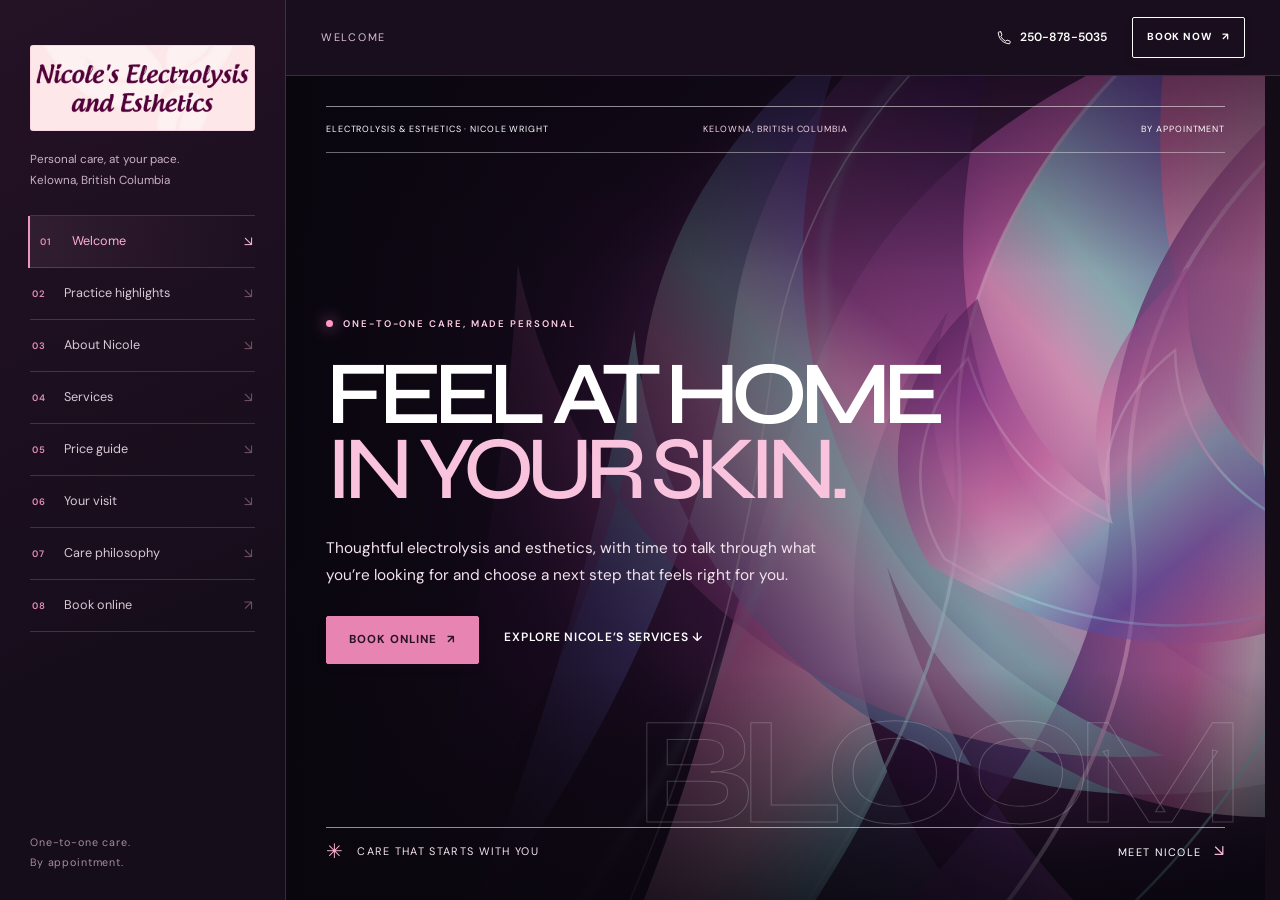
<file: index.html>
<!doctype html>
<html lang="en">
<head>
  <meta charset="utf-8">
  <meta name="viewport" content="width=device-width, initial-scale=1">
  <meta name="description" content="Personalized electrolysis and esthetics in Kelowna, BC. Connect with Nicole's Electrolysis & Esthetics to discuss your goals and plan a visit.">
  <meta name="theme-color" content="#fff7fa">
  <title>Nicole's Electrolysis & Esthetics | Kelowna, BC</title>
  <link rel="preconnect" href="https://fonts.googleapis.com">
  <link rel="preconnect" href="https://fonts.gstatic.com" crossorigin>
  <link href="https://fonts.googleapis.com/css2?family=DM+Sans:wght@400;500;600;700&family=Playfair+Display:wght@500;600;700&family=Syne:wght@400;500;600;700;800&display=swap" rel="stylesheet">
  <style>
    :root{--paper:#fff7fa;--white:#fffdfd;--ink:#392d35;--muted:#75656f;--green:#a64e73;--green-dark:#683b57;--sage:#f8e5ee;--line:#eed5e0;--blush:#fbe7e5;--serif:'Playfair Display',Georgia,serif;--sans:'DM Sans',Arial,sans-serif;--shadow:0 24px 70px rgba(39,48,39,.12)}
    *{box-sizing:border-box}html{scroll-behavior:smooth}body{margin:0;background:var(--paper);color:var(--ink);font-family:var(--sans);line-height:1.65;-webkit-font-smoothing:antialiased}a{color:inherit}img{display:block;max-width:100%}button,a{ -webkit-tap-highlight-color:transparent}a:focus-visible,button:focus-visible{outline:3px solid #ad6685;outline-offset:4px}.container{width:min(1160px,calc(100% - 48px));margin-inline:auto}.eyebrow{font-size:.72rem;font-weight:700;letter-spacing:.18em;text-transform:uppercase;color:var(--green)}
    .topline{background:var(--green-dark);color:#fff;text-align:center;padding:9px 16px;font-size:.76rem;letter-spacing:.08em}.header{position:sticky;top:0;z-index:10;background:rgba(247,245,240,.94);backdrop-filter:blur(14px);border-bottom:1px solid rgba(69,95,80,.12)}.nav{height:82px;display:flex;align-items:center;justify-content:space-between;gap:28px}.brand{display:flex;align-items:center;gap:12px;text-decoration:none}.brand-mark{width:42px;height:42px;border:1px solid var(--green);border-radius:50%;display:grid;place-items:center;color:var(--green);font:600 1.2rem var(--serif)}.brand-name{font:600 1rem var(--serif);line-height:1.2}.brand-sub{display:block;font:600 .59rem var(--sans);letter-spacing:.16em;text-transform:uppercase;color:var(--muted);margin-top:5px}.navlinks{display:flex;align-items:center;gap:30px}.navlinks a{text-decoration:none;font-size:.86rem;color:#454a44}.navlinks a:hover{color:var(--green)}.nav-cta,.button{display:inline-flex;align-items:center;justify-content:center;gap:10px;background:var(--green);color:#fff;text-decoration:none;border:1px solid var(--green);border-radius:3px;padding:13px 20px;font-size:.82rem;font-weight:700;transition:.2s}.nav-cta:hover,.button:hover{background:var(--green-dark);border-color:var(--green-dark);transform:translateY(-1px)}.menu-toggle{display:none;background:none;border:0;color:var(--ink);font-size:1.45rem;padding:8px}
    .hero{padding:54px 0 75px;overflow:hidden}.hero-grid{display:grid;grid-template-columns:1fr .92fr;align-items:center;gap:6.5%;min-height:540px}.hero-copy{padding-block:24px}.hero h1{font:500 clamp(3.2rem,6.1vw,5.75rem)/1.02 var(--serif);letter-spacing:-.045em;margin:20px 0 24px;max-width:620px}.hero h1 em{font-weight:500;color:var(--green);display:block}.hero-lede{font-size:1.06rem;line-height:1.8;color:#575d55;max-width:505px}.hero-actions{display:flex;align-items:center;gap:22px;margin-top:32px;flex-wrap:wrap}.text-link{font-size:.84rem;font-weight:700;text-decoration:none;border-bottom:1px solid var(--green);padding-bottom:4px;color:var(--green)}.hero-note{font-size:.77rem;color:#77796f;margin-top:23px}.hero-image-wrap{position:relative;min-height:510px}.hero-image{position:absolute;inset:0 22px 20px 30px;width:calc(100% - 52px);height:calc(100% - 20px);object-fit:cover;border-radius:48% 48% 3px 3px;filter:saturate(.82)}.image-tag{position:absolute;left:0;bottom:0;background:var(--white);box-shadow:var(--shadow);padding:17px 22px;max-width:230px}.image-tag strong{display:block;font:500 1.2rem var(--serif)}.image-tag span{font-size:.74rem;color:var(--muted)}.round-stamp{position:absolute;right:0;top:35px;width:104px;height:104px;background:var(--sage);border-radius:50%;display:grid;place-items:center;text-align:center;color:var(--green);font:500 .82rem/1.3 var(--serif);transform:rotate(8deg);border:1px solid rgba(69,95,80,.18)}
    .trust{background:var(--sage);padding:24px 0}.trust-row{display:flex;justify-content:center;align-items:center;gap:clamp(24px,6vw,78px);flex-wrap:wrap;text-align:center}.trust-item{font-size:.82rem;color:#475348}.trust-item b{font-weight:700}.trust-dot{color:#a3866f;padding-right:10px}
    .intro{padding:108px 0 98px}.intro-grid{display:grid;grid-template-columns:.75fr 1.25fr;gap:10%;align-items:start}.intro h2,.section-title{font:500 clamp(2.4rem,4vw,3.55rem)/1.12 var(--serif);letter-spacing:-.03em;margin:14px 0 22px}.intro-copy{font-size:1.02rem;color:#5d625a;max-width:680px}.intro-copy p+p{margin-top:16px}.signature{margin-top:28px;color:var(--green);font:italic 1.5rem var(--serif)}
    .services{background:var(--white);padding:100px 0}.section-heading{max-width:650px;margin-bottom:46px}.section-heading p{color:var(--muted);max-width:540px}.service-grid{display:grid;grid-template-columns:1fr 1fr;gap:22px}.service-card{min-height:360px;padding:38px;position:relative;overflow:hidden;background:var(--paper);border:1px solid var(--line)}.service-card:nth-child(2){background:#fff0f5}.service-number{font:500 .85rem var(--serif);color:#ad6685;letter-spacing:.1em}.service-card h3{font:500 2rem var(--serif);margin:33px 0 14px}.service-card p{color:#60655d;max-width:420px}.service-card .card-link{display:inline-flex;align-items:center;gap:9px;margin-top:26px;color:var(--green);font-size:.85rem;font-weight:700;text-decoration:none}.service-art{position:absolute;right:24px;bottom:24px;width:112px;height:112px;border-radius:50%;border:1px solid rgba(166,78,115,.25);display:grid;place-items:center;color:var(--green);font:500 2rem var(--serif)}
    .approach{padding:100px 0}.approach-grid{display:grid;grid-template-columns:1fr 1fr;gap:8%;align-items:center}.approach-photo{height:510px;width:100%;object-fit:cover;border-radius:3px;filter:saturate(.75)}.approach-copy h2{font:500 clamp(2.4rem,4vw,3.4rem)/1.1 var(--serif);margin:14px 0 20px;letter-spacing:-.03em}.approach-copy>p{color:#5d625a}.steps{margin-top:28px;border-top:1px solid var(--line)}.step{display:grid;grid-template-columns:44px 1fr;gap:12px;padding:16px 0;border-bottom:1px solid var(--line)}.step-num{font:500 .84rem var(--serif);color:#ad6685}.step strong{display:block;font-size:.91rem;margin-bottom:3px}.step span:last-child{display:block;color:#696d64;font-size:.85rem}
    .quote{background:var(--green-dark);color:#fff;padding:78px 0;text-align:center}.quote blockquote{max-width:820px;margin:0 auto;font:500 clamp(1.75rem,3.5vw,2.8rem)/1.3 var(--serif)}.quote p{color:#d3dbd2;font-size:.77rem;letter-spacing:.12em;text-transform:uppercase;margin-top:22px}
    .contact{padding:105px 0 100px}.contact-card{display:grid;grid-template-columns:1fr .8fr;background:var(--sage);min-height:360px}.contact-copy{padding:clamp(32px,6vw,70px)}.contact-copy h2{font:500 clamp(2.3rem,4vw,3.4rem)/1.1 var(--serif);margin:16px 0}.contact-copy p{color:#566055;max-width:510px}.contact-info{padding:48px;background:#e0e5d9;display:flex;flex-direction:column;justify-content:center;gap:22px}.contact-row{border-bottom:1px solid rgba(48,71,57,.2);padding-bottom:15px}.contact-row small{display:block;text-transform:uppercase;letter-spacing:.14em;color:#697467;font-size:.66rem;font-weight:700;margin-bottom:5px}.contact-row a,.contact-row span{font:500 1.12rem var(--serif);text-decoration:none}.contact-row a:hover{text-decoration:underline}.contact-actions{display:flex;align-items:center;gap:20px;margin-top:25px;flex-wrap:wrap}.footer{background:#503746;color:#e8ece5;padding:28px 0}.footer-row{display:flex;align-items:center;justify-content:space-between;gap:20px}.footer-brand{font:500 1.1rem var(--serif)}.footer p,.footer a{font-size:.75rem;color:#cbd4ca}.footer a{text-decoration:none}.footer a:hover{text-decoration:underline}.footer-meta{text-align:right}
    @media(max-width:800px){.container{width:min(100% - 36px,600px)}.nav{height:72px}.menu-toggle{display:block}.navlinks{display:none;position:absolute;top:72px;left:0;right:0;background:var(--paper);padding:18px 24px 24px;border-bottom:1px solid var(--line);flex-direction:column;align-items:stretch;gap:0}.navlinks.open{display:flex}.navlinks a{padding:12px 0;border-bottom:1px solid var(--line)}.navlinks .nav-cta{margin-top:15px;text-align:center;border:0;padding:14px}.hero{padding:35px 0 54px}.hero-grid{grid-template-columns:1fr;gap:34px;min-height:auto}.hero-copy{padding:5px 0 0}.hero h1{font-size:clamp(3.15rem,13vw,5rem)}.hero-image-wrap{min-height:410px}.hero-image{inset:0 20px 18px 15px;width:calc(100% - 35px);height:calc(100% - 18px)}.round-stamp{width:84px;height:84px;right:-1px;font-size:.7rem}.intro,.services,.approach,.contact{padding:76px 0}.intro-grid,.approach-grid,.contact-card{grid-template-columns:1fr;gap:28px}.intro-grid{gap:20px}.intro h2{max-width:500px}.service-grid{grid-template-columns:1fr}.service-card{min-height:310px;padding:30px}.approach-photo{height:380px}.contact-info{padding:32px}.quote{padding:62px 0}.footer-row{align-items:flex-start;flex-direction:column}.footer-meta{text-align:left}}
    @media(max-width:420px){.container{width:calc(100% - 30px)}.brand-name{font-size:.92rem}.hero-actions{align-items:flex-start;flex-direction:column;gap:16px}.hero-image-wrap{min-height:350px}.image-tag{max-width:205px;padding:13px 16px}.service-art{width:82px;height:82px;font-size:1.6rem;right:18px;bottom:18px}.approach-photo{height:310px}.contact-actions{align-items:flex-start;flex-direction:column;gap:14px}}
    @media(prefers-reduced-motion:reduce){html{scroll-behavior:auto}*,*::before,*::after{transition:none!important}}
   .flower{color:#cf7f9e;font-family:Georgia,serif}.topline:before{content:"✿  ";color:#f0b8cd}.topline:after{content:"  ✿";color:#f0b8cd}.eyebrow:before{content:"✿  ";color:#ca7d9c}.round-stamp{background:#f7e2eb!important;border-color:rgba(166,78,115,.25)!important} .service-art{color:#bd6d8d!important;border-color:rgba(166,78,115,.25)!important} .quote{background:#683b57!important}.topline:before{content:"✿  ";color:#f0b8cd}.topline:after{content:"  ✿";color:#f0b8cd}.eyebrow:before{content:"✿  ";color:#ca7d9c}.round-stamp{background:#f7e2eb!important;border-color:rgba(166,78,115,.25)!important}.service-art{color:#bd6d8d!important;border-color:rgba(166,78,115,.25)!important}.quote{background:#683b57!important}.booking-form{display:grid;gap:14px;margin-top:24px}.booking-form label{display:grid;gap:6px;font-size:.82rem;font-weight:700;color:#57434f}.booking-form input,.booking-form select,.booking-form textarea{width:100%;font:400 .92rem var(--sans);padding:12px 13px;border:1px solid #dec4d1;background:#fffdfd;color:var(--ink);border-radius:3px}.booking-form input:focus,.booking-form select:focus,.booking-form textarea:focus{outline:2px solid #c97b9b;outline-offset:2px}.booking-form button{cursor:pointer;justify-self:start}.booking-form .form-note{font-size:.76rem;line-height:1.5;color:var(--muted);margin:0}.contact-card{grid-template-columns:1.1fr .7fr}.contact-info{background:#f4e5ed}.contact-info{background:#f4e5ed}.contact-info{background:#f4e5ed}.vagaro-frame{height:820px;width:100%;background:#fffdfd;border:1px solid #eed5e0;overflow:hidden}.vagaro-frame iframe{width:100%;height:100%;border:0;background:#fff}.booking-fallback{margin:18px 0 28px}.booking-contact{display:grid;grid-template-columns:repeat(auto-fit,minmax(220px,1fr));gap:22px;padding:28px;background:#f4e5ed}.contact{scroll-margin-top:100px}.vagaro-frame{height:820px;width:100%;background:#fffdfd;border:1px solid #eed5e0;overflow:hidden}.vagaro-frame iframe{width:100%;height:100%;border:0;background:#fff}.booking-fallback{margin:18px 0 12px}.booking-contact{display:grid;grid-template-columns:repeat(auto-fit,minmax(220px,1fr));gap:22px;padding:28px;background:#f4e5ed}.contact{scroll-margin-top:100px}.vagaro-frame{height:820px;width:100%;background:#fffdfd;border:1px solid #eed5e0;overflow:hidden}.vagaro-frame iframe{width:100%;height:100%;border:0;background:#fff}.booking-fallback{margin:18px 0 12px}.booking-contact{display:grid;grid-template-columns:repeat(auto-fit,minmax(220px,1fr));gap:22px;padding:28px;background:#f4e5ed}.contact{scroll-margin-top:100px}
</style>
<link rel="stylesheet" href="assets/site.css?v=portrait-proportions-20261030">
<script src="assets/site.js?v=sidebar-20261028" defer></script>
</head>
<body class="has-mobile-menu page-home"><a class="skip-link" href="#top">Skip to content</a>
  <aside class="home-sidebar" aria-label="Practice navigation">
    <a class="brand" href="#top" aria-label="Nicole's Electrolysis and Esthetics home"><span class="brand-photo"><img class="brand-logo" src="assets/nicole-vagaro-profile.png" alt="Nicole’s Electrolysis and Esthetics" width="1200" height="800"></span></a>
    <p class="sidebar-caption">Personal care, at your pace.<br>Kelowna, British Columbia</p>
    <nav class="section-navigation" aria-label="Page sections">
          <a href="#top"><span class="menu-index">01</span><span>Welcome</span><span class="menu-arrow" aria-hidden="true">↘</span></a>
          <a href="#practice-highlights"><span class="menu-index">02</span><span>Practice highlights</span><span class="menu-arrow" aria-hidden="true">↘</span></a>
          <a href="#about"><span class="menu-index">03</span><span>About Nicole</span><span class="menu-arrow" aria-hidden="true">↘</span></a>
          <a href="#services"><span class="menu-index">04</span><span>Services</span><span class="menu-arrow" aria-hidden="true">↘</span></a>
          <a href="#pricing"><span class="menu-index">05</span><span>Price guide</span><span class="menu-arrow" aria-hidden="true">↘</span></a>
          <a href="#approach"><span class="menu-index">06</span><span>Your visit</span><span class="menu-arrow" aria-hidden="true">↘</span></a>
          <a href="#care-note"><span class="menu-index">07</span><span>Care philosophy</span><span class="menu-arrow" aria-hidden="true">↘</span></a>
          <a href="#booking"><span class="menu-index">08</span><span>Book online</span><span class="menu-arrow" aria-hidden="true">↗</span></a>
        
    </nav>
    <p class="sidebar-note">One-to-one care.<br>By appointment.</p>
  </aside>
  <div class="home-workspace">
    <header class="home-toolbar">
      <span class="current-section-label">Welcome</span>
      <a class="header-phone" href="tel:+12508785035" aria-label="Call Nicole at 250-878-5035"><svg viewBox="0 0 24 24" aria-hidden="true" focusable="false"><path d="M6 3H3.5A1.5 1.5 0 0 0 2 4.6C3 14.5 9.5 21 19.4 22a1.5 1.5 0 0 0 1.6-1.5V18l-5-2-2 2a16 16 0 0 1-8-8l2-2-2-5Z"/></svg><span>250-878-5035</span></a>
      <a class="nav-cta" href="#booking">Book now <span aria-hidden="true">↗</span></a>
    </header>

<div class="home-scroll" tabindex="-1" aria-label="Selected section content"><main id="home-content">
    <section class="hero" id="top" aria-labelledby="hero-title">
      <div class="hero-visual" aria-hidden="true"><img class="hero-background" src="assets/iridescent-petal-field.svg" alt=""></div>
      <div class="hero-content">
        <div class="hero-overline"><span>Electrolysis &amp; esthetics · Nicole Wright</span><span>Kelowna, British Columbia</span><span>By appointment</span></div>
        <div class="hero-main">
          <div class="hero-kicker"><span class="hero-kicker-dot" aria-hidden="true"></span> One-to-one care, made personal</div>
          <h1 id="hero-title">Feel at home<br><em>in your skin.</em></h1>
          <p class="hero-lede">Thoughtful electrolysis and esthetics, with time to talk through what you’re looking for and choose a next step that feels right for you.</p>
          <div class="hero-actions">
            <a class="button" href="#booking">Book online <span aria-hidden="true">↗</span></a>
            <a class="text-link" href="#services">Explore Nicole’s services <span aria-hidden="true">↓</span></a>
          </div>
        </div>
        <div class="hero-sideword" aria-hidden="true">BLOOM</div>
        <div class="hero-footnote"><span class="hero-flower" aria-hidden="true">✳</span><span>Care that starts with you</span><a href="#about">Meet Nicole <span aria-hidden="true">↘</span></a></div>
      </div>
    </section>

    <section class="trust" id="practice-highlights" aria-label="Practice highlights">
      <div class="container"><div class="eyebrow">The practice</div><h2 class="section-title">Personal care in Kelowna.</h2></div><div class="container trust-row">
        <article class="trust-item">
          <h3><span class="trust-dot" aria-hidden="true">✳</span>Electrolysis</h3>
          <p>Explore permanent hair removal with appointments for the face and body, including bikini and Brazilian areas. Choose from a range of appointment lengths to suit the area you’d like to focus on.</p>
          <p>If you’re unsure where to begin, start with a conversation about your goals, the available options, and which appointment to book.</p>
          <a class="highlight-link" href="electrolysis.html">Explore electrolysis <span aria-hidden="true">↗</span></a>
        </article>
        <article class="trust-item">
          <h3><span class="trust-dot" aria-hidden="true">✳</span>Esthetics</h3>
          <p>Make time for the details that help you feel more like yourself. Explore waxing, lash and brow tinting, and skin rejuvenation, with service options and prices available before you book.</p>
          <p>Whether you have a particular service in mind or want to explore the menu, you can talk through your preferences with Nicole and choose your next step.</p>
          <a class="highlight-link" href="#services">Browse the services <span aria-hidden="true">↗</span></a>
        </article>
        <article class="trust-item">
          <h3><span class="trust-dot" aria-hidden="true">✳</span>Kelowna, BC</h3>
          <p>Visit Nicole at 1267 Houghton Road in Kelowna for one-to-one care by appointment. The practice offers electrolysis and esthetics in one location, making it easy to explore the services that interest you.</p>
          <p>Book through the online calendar, or call or text 250-878-5035 if you need help choosing an appointment or have a question before your visit.</p>
          <a class="highlight-link" href="#booking">Plan your visit <span aria-hidden="true">↗</span></a>
        </article>
        <article class="trust-item">
          <h3><span class="trust-dot" aria-hidden="true">✳</span>Free initial consultation</h3>
          <p>New to electrolysis? The free initial electrolysis consultation is a chance to discuss the areas you’d like to address, ask questions, and learn about the appointments available.</p>
          <p>You don’t need to arrive with everything figured out. Bring your questions and use the conversation to decide whether electrolysis is a next step you’d like to explore.</p>
          <a class="highlight-link" href="#booking">Book a consultation <span aria-hidden="true">↗</span></a>
        </article>
      </div>
    </section>

    <section class="intro" id="about">
      <div class="container intro-grid">
        <figure class="nicole-portrait">
          <img src="assets/nicole-wright-treatment.jpg" alt="Nicole Wright at work, using magnification during a client’s treatment." width="1152" height="1536" style="display:block;width:100%;height:auto;aspect-ratio:auto;object-fit:contain" loading="lazy" decoding="async">
          <figcaption><strong>Nicole Wright</strong><span>Electrolysis &amp; esthetics · Kelowna, BC</span></figcaption>
        </figure>
        <div class="intro-copy">
          <div class="eyebrow">About Nicole</div>
          <h2>Good care begins with a conversation.</h2>
          <p>Choosing a treatment is personal. Nicole’s Electrolysis &amp; Esthetics offers a place to ask questions, talk through your goals, and learn about the services available to you.</p>
          <p>Whether you’re exploring electrolysis or esthetics, reach out to discuss what you have in mind and find out whether the practice is the right fit.</p>
          <div class="signature">Nicole</div>
        </div>
      </div>
    </section>

    <section class="services" id="services"><div class="container"><div class="section-heading"><div class="eyebrow">Services</div><h2 class="section-title">Explore Nicole’s services.</h2><p>Choose a category to see its subservices and current Vagaro prices, then book online.</p></div><div class="service-grid"><article class="service-card"><span class="service-number">01 / ELECTROLYSIS</span><h3>Electrolysis</h3><p>Permanent hair-removal appointments for face, body, Brazilian, and bikini areas, plus a free consultation.</p><a class="card-link" href="electrolysis.html">View services and prices <span aria-hidden="true">→</span></a><span class="service-art" aria-hidden="true"><svg class="botanical" viewBox="0 0 240 300" aria-hidden="true" focusable="false"><path pathLength="1" d="M121 283C112 237 139 205 119 157"/><path class="leaf" pathLength="1" d="M123 238C84 237 65 216 57 194C92 194 120 208 123 238Z"/><path pathLength="1" d="M62 199L123 238"/><path class="leaf" pathLength="1" d="M127 210C159 211 178 184 182 169C151 166 134 184 127 210Z"/><path pathLength="1" d="M176 174L127 210"/><path class="petal" pathLength="1" transform="rotate(0 120 111)" d="M120 131C94 127 75 102 83 78C89 59 104 48 119 56C138 42 155 59 153 79C160 100 143 124 120 131Z"/><path class="petal" pathLength="1" transform="rotate(51.4286 120 111)" d="M120 131C94 127 75 102 83 78C89 59 104 48 119 56C138 42 155 59 153 79C160 100 143 124 120 131Z"/><path class="petal" pathLength="1" transform="rotate(102.8572 120 111)" d="M120 131C94 127 75 102 83 78C89 59 104 48 119 56C138 42 155 59 153 79C160 100 143 124 120 131Z"/><path class="petal" pathLength="1" transform="rotate(154.2858 120 111)" d="M120 131C94 127 75 102 83 78C89 59 104 48 119 56C138 42 155 59 153 79C160 100 143 124 120 131Z"/><path class="petal" pathLength="1" transform="rotate(205.7144 120 111)" d="M120 131C94 127 75 102 83 78C89 59 104 48 119 56C138 42 155 59 153 79C160 100 143 124 120 131Z"/><path class="petal" pathLength="1" transform="rotate(257.14300000000003 120 111)" d="M120 131C94 127 75 102 83 78C89 59 104 48 119 56C138 42 155 59 153 79C160 100 143 124 120 131Z"/><path class="petal" pathLength="1" transform="rotate(308.5716 120 111)" d="M120 131C94 127 75 102 83 78C89 59 104 48 119 56C138 42 155 59 153 79C160 100 143 124 120 131Z"/><path class="petal" pathLength="1" d="M120 132C100 126 97 109 104 97C114 86 127 88 135 98C146 110 138 127 120 132Z"/><path pathLength="1" d="M109 112C109 101 128 99 130 110C133 120 115 123 114 114C114 108 124 106 124 113"/></svg></span></article>
<article class="service-card"><span class="service-number">02 / SKIN TAGS</span><h3>Skin Tag / Mole Removal</h3><p>View the skin-tag removal appointment options currently listed in Vagaro.</p><a class="card-link" href="skin-tag-mole-removal.html">View services and prices <span aria-hidden="true">→</span></a><span class="service-art" aria-hidden="true"><svg class="botanical" viewBox="0 0 240 300" aria-hidden="true" focusable="false"><path pathLength="1" d="M121 283C112 237 139 205 119 157"/><path class="leaf" pathLength="1" d="M123 238C84 237 65 216 57 194C92 194 120 208 123 238Z"/><path pathLength="1" d="M62 199L123 238"/><path class="leaf" pathLength="1" d="M127 210C159 211 178 184 182 169C151 166 134 184 127 210Z"/><path pathLength="1" d="M176 174L127 210"/><path class="petal" pathLength="1" transform="rotate(0 120 111)" d="M120 131C94 127 75 102 83 78C89 59 104 48 119 56C138 42 155 59 153 79C160 100 143 124 120 131Z"/><path class="petal" pathLength="1" transform="rotate(51.4286 120 111)" d="M120 131C94 127 75 102 83 78C89 59 104 48 119 56C138 42 155 59 153 79C160 100 143 124 120 131Z"/><path class="petal" pathLength="1" transform="rotate(102.8572 120 111)" d="M120 131C94 127 75 102 83 78C89 59 104 48 119 56C138 42 155 59 153 79C160 100 143 124 120 131Z"/><path class="petal" pathLength="1" transform="rotate(154.2858 120 111)" d="M120 131C94 127 75 102 83 78C89 59 104 48 119 56C138 42 155 59 153 79C160 100 143 124 120 131Z"/><path class="petal" pathLength="1" transform="rotate(205.7144 120 111)" d="M120 131C94 127 75 102 83 78C89 59 104 48 119 56C138 42 155 59 153 79C160 100 143 124 120 131Z"/><path class="petal" pathLength="1" transform="rotate(257.14300000000003 120 111)" d="M120 131C94 127 75 102 83 78C89 59 104 48 119 56C138 42 155 59 153 79C160 100 143 124 120 131Z"/><path class="petal" pathLength="1" transform="rotate(308.5716 120 111)" d="M120 131C94 127 75 102 83 78C89 59 104 48 119 56C138 42 155 59 153 79C160 100 143 124 120 131Z"/><path class="petal" pathLength="1" d="M120 132C100 126 97 109 104 97C114 86 127 88 135 98C146 110 138 127 120 132Z"/><path pathLength="1" d="M109 112C109 101 128 99 130 110C133 120 115 123 114 114C114 108 124 106 124 113"/></svg></span></article>
<article class="service-card"><span class="service-number">03 / TELANGIECTASIA</span><h3>Telangiectasia</h3><p>Explore the listed treatment options for telangiectasia, also known as spider veins.</p><a class="card-link" href="telangiectasia.html">View services and prices <span aria-hidden="true">→</span></a><span class="service-art" aria-hidden="true"><svg class="botanical" viewBox="0 0 240 300" aria-hidden="true" focusable="false"><path pathLength="1" d="M121 283C112 237 139 205 119 157"/><path class="leaf" pathLength="1" d="M123 238C84 237 65 216 57 194C92 194 120 208 123 238Z"/><path pathLength="1" d="M62 199L123 238"/><path class="leaf" pathLength="1" d="M127 210C159 211 178 184 182 169C151 166 134 184 127 210Z"/><path pathLength="1" d="M176 174L127 210"/><path class="petal" pathLength="1" transform="rotate(0 120 111)" d="M120 131C94 127 75 102 83 78C89 59 104 48 119 56C138 42 155 59 153 79C160 100 143 124 120 131Z"/><path class="petal" pathLength="1" transform="rotate(51.4286 120 111)" d="M120 131C94 127 75 102 83 78C89 59 104 48 119 56C138 42 155 59 153 79C160 100 143 124 120 131Z"/><path class="petal" pathLength="1" transform="rotate(102.8572 120 111)" d="M120 131C94 127 75 102 83 78C89 59 104 48 119 56C138 42 155 59 153 79C160 100 143 124 120 131Z"/><path class="petal" pathLength="1" transform="rotate(154.2858 120 111)" d="M120 131C94 127 75 102 83 78C89 59 104 48 119 56C138 42 155 59 153 79C160 100 143 124 120 131Z"/><path class="petal" pathLength="1" transform="rotate(205.7144 120 111)" d="M120 131C94 127 75 102 83 78C89 59 104 48 119 56C138 42 155 59 153 79C160 100 143 124 120 131Z"/><path class="petal" pathLength="1" transform="rotate(257.14300000000003 120 111)" d="M120 131C94 127 75 102 83 78C89 59 104 48 119 56C138 42 155 59 153 79C160 100 143 124 120 131Z"/><path class="petal" pathLength="1" transform="rotate(308.5716 120 111)" d="M120 131C94 127 75 102 83 78C89 59 104 48 119 56C138 42 155 59 153 79C160 100 143 124 120 131Z"/><path class="petal" pathLength="1" d="M120 132C100 126 97 109 104 97C114 86 127 88 135 98C146 110 138 127 120 132Z"/><path pathLength="1" d="M109 112C109 101 128 99 130 110C133 120 115 123 114 114C114 108 124 106 124 113"/></svg></span></article>
<article class="service-card"><span class="service-number">04 / LASER</span><h3>Laser Hair Removal</h3><p>Browse laser hair-removal services by treatment area.</p><a class="card-link" href="laser-hair-removal.html">View services and prices <span aria-hidden="true">→</span></a><span class="service-art" aria-hidden="true"><svg class="botanical" viewBox="0 0 240 300" aria-hidden="true" focusable="false"><path pathLength="1" d="M121 283C112 237 139 205 119 157"/><path class="leaf" pathLength="1" d="M123 238C84 237 65 216 57 194C92 194 120 208 123 238Z"/><path pathLength="1" d="M62 199L123 238"/><path class="leaf" pathLength="1" d="M127 210C159 211 178 184 182 169C151 166 134 184 127 210Z"/><path pathLength="1" d="M176 174L127 210"/><path class="petal" pathLength="1" transform="rotate(0 120 111)" d="M120 131C94 127 75 102 83 78C89 59 104 48 119 56C138 42 155 59 153 79C160 100 143 124 120 131Z"/><path class="petal" pathLength="1" transform="rotate(51.4286 120 111)" d="M120 131C94 127 75 102 83 78C89 59 104 48 119 56C138 42 155 59 153 79C160 100 143 124 120 131Z"/><path class="petal" pathLength="1" transform="rotate(102.8572 120 111)" d="M120 131C94 127 75 102 83 78C89 59 104 48 119 56C138 42 155 59 153 79C160 100 143 124 120 131Z"/><path class="petal" pathLength="1" transform="rotate(154.2858 120 111)" d="M120 131C94 127 75 102 83 78C89 59 104 48 119 56C138 42 155 59 153 79C160 100 143 124 120 131Z"/><path class="petal" pathLength="1" transform="rotate(205.7144 120 111)" d="M120 131C94 127 75 102 83 78C89 59 104 48 119 56C138 42 155 59 153 79C160 100 143 124 120 131Z"/><path class="petal" pathLength="1" transform="rotate(257.14300000000003 120 111)" d="M120 131C94 127 75 102 83 78C89 59 104 48 119 56C138 42 155 59 153 79C160 100 143 124 120 131Z"/><path class="petal" pathLength="1" transform="rotate(308.5716 120 111)" d="M120 131C94 127 75 102 83 78C89 59 104 48 119 56C138 42 155 59 153 79C160 100 143 124 120 131Z"/><path class="petal" pathLength="1" d="M120 132C100 126 97 109 104 97C114 86 127 88 135 98C146 110 138 127 120 132Z"/><path pathLength="1" d="M109 112C109 101 128 99 130 110C133 120 115 123 114 114C114 108 124 106 124 113"/></svg></span></article>
<article class="service-card"><span class="service-number">05 / SKIN</span><h3>Skin Rejuvenation</h3><p>See the IPL skin-rejuvenation appointments and additional service listed in this Vagaro category.</p><a class="card-link" href="skin-rejuvenation.html">View services and prices <span aria-hidden="true">→</span></a><span class="service-art" aria-hidden="true"><svg class="botanical" viewBox="0 0 240 300" aria-hidden="true" focusable="false"><path pathLength="1" d="M121 283C112 237 139 205 119 157"/><path class="leaf" pathLength="1" d="M123 238C84 237 65 216 57 194C92 194 120 208 123 238Z"/><path pathLength="1" d="M62 199L123 238"/><path class="leaf" pathLength="1" d="M127 210C159 211 178 184 182 169C151 166 134 184 127 210Z"/><path pathLength="1" d="M176 174L127 210"/><path class="petal" pathLength="1" transform="rotate(0 120 111)" d="M120 131C94 127 75 102 83 78C89 59 104 48 119 56C138 42 155 59 153 79C160 100 143 124 120 131Z"/><path class="petal" pathLength="1" transform="rotate(51.4286 120 111)" d="M120 131C94 127 75 102 83 78C89 59 104 48 119 56C138 42 155 59 153 79C160 100 143 124 120 131Z"/><path class="petal" pathLength="1" transform="rotate(102.8572 120 111)" d="M120 131C94 127 75 102 83 78C89 59 104 48 119 56C138 42 155 59 153 79C160 100 143 124 120 131Z"/><path class="petal" pathLength="1" transform="rotate(154.2858 120 111)" d="M120 131C94 127 75 102 83 78C89 59 104 48 119 56C138 42 155 59 153 79C160 100 143 124 120 131Z"/><path class="petal" pathLength="1" transform="rotate(205.7144 120 111)" d="M120 131C94 127 75 102 83 78C89 59 104 48 119 56C138 42 155 59 153 79C160 100 143 124 120 131Z"/><path class="petal" pathLength="1" transform="rotate(257.14300000000003 120 111)" d="M120 131C94 127 75 102 83 78C89 59 104 48 119 56C138 42 155 59 153 79C160 100 143 124 120 131Z"/><path class="petal" pathLength="1" transform="rotate(308.5716 120 111)" d="M120 131C94 127 75 102 83 78C89 59 104 48 119 56C138 42 155 59 153 79C160 100 143 124 120 131Z"/><path class="petal" pathLength="1" d="M120 132C100 126 97 109 104 97C114 86 127 88 135 98C146 110 138 127 120 132Z"/><path pathLength="1" d="M109 112C109 101 128 99 130 110C133 120 115 123 114 114C114 108 124 106 124 113"/></svg></span></article>
<article class="service-card"><span class="service-number">06 / TINTING</span><h3>Tinting</h3><p>Explore eyelash and eyebrow tinting services.</p><a class="card-link" href="tinting.html">View services and prices <span aria-hidden="true">→</span></a><span class="service-art" aria-hidden="true"><svg class="botanical" viewBox="0 0 240 300" aria-hidden="true" focusable="false"><path pathLength="1" d="M121 283C112 237 139 205 119 157"/><path class="leaf" pathLength="1" d="M123 238C84 237 65 216 57 194C92 194 120 208 123 238Z"/><path pathLength="1" d="M62 199L123 238"/><path class="leaf" pathLength="1" d="M127 210C159 211 178 184 182 169C151 166 134 184 127 210Z"/><path pathLength="1" d="M176 174L127 210"/><path class="petal" pathLength="1" transform="rotate(0 120 111)" d="M120 131C94 127 75 102 83 78C89 59 104 48 119 56C138 42 155 59 153 79C160 100 143 124 120 131Z"/><path class="petal" pathLength="1" transform="rotate(51.4286 120 111)" d="M120 131C94 127 75 102 83 78C89 59 104 48 119 56C138 42 155 59 153 79C160 100 143 124 120 131Z"/><path class="petal" pathLength="1" transform="rotate(102.8572 120 111)" d="M120 131C94 127 75 102 83 78C89 59 104 48 119 56C138 42 155 59 153 79C160 100 143 124 120 131Z"/><path class="petal" pathLength="1" transform="rotate(154.2858 120 111)" d="M120 131C94 127 75 102 83 78C89 59 104 48 119 56C138 42 155 59 153 79C160 100 143 124 120 131Z"/><path class="petal" pathLength="1" transform="rotate(205.7144 120 111)" d="M120 131C94 127 75 102 83 78C89 59 104 48 119 56C138 42 155 59 153 79C160 100 143 124 120 131Z"/><path class="petal" pathLength="1" transform="rotate(257.14300000000003 120 111)" d="M120 131C94 127 75 102 83 78C89 59 104 48 119 56C138 42 155 59 153 79C160 100 143 124 120 131Z"/><path class="petal" pathLength="1" transform="rotate(308.5716 120 111)" d="M120 131C94 127 75 102 83 78C89 59 104 48 119 56C138 42 155 59 153 79C160 100 143 124 120 131Z"/><path class="petal" pathLength="1" d="M120 132C100 126 97 109 104 97C114 86 127 88 135 98C146 110 138 127 120 132Z"/><path pathLength="1" d="M109 112C109 101 128 99 130 110C133 120 115 123 114 114C114 108 124 106 124 113"/></svg></span></article>
<article class="service-card"><span class="service-number">07 / WAXING</span><h3>Waxing</h3><p>Browse face and body waxing options listed by area.</p><a class="card-link" href="waxing.html">View services and prices <span aria-hidden="true">→</span></a><span class="service-art" aria-hidden="true"><svg class="botanical" viewBox="0 0 240 300" aria-hidden="true" focusable="false"><path pathLength="1" d="M121 283C112 237 139 205 119 157"/><path class="leaf" pathLength="1" d="M123 238C84 237 65 216 57 194C92 194 120 208 123 238Z"/><path pathLength="1" d="M62 199L123 238"/><path class="leaf" pathLength="1" d="M127 210C159 211 178 184 182 169C151 166 134 184 127 210Z"/><path pathLength="1" d="M176 174L127 210"/><path class="petal" pathLength="1" transform="rotate(0 120 111)" d="M120 131C94 127 75 102 83 78C89 59 104 48 119 56C138 42 155 59 153 79C160 100 143 124 120 131Z"/><path class="petal" pathLength="1" transform="rotate(51.4286 120 111)" d="M120 131C94 127 75 102 83 78C89 59 104 48 119 56C138 42 155 59 153 79C160 100 143 124 120 131Z"/><path class="petal" pathLength="1" transform="rotate(102.8572 120 111)" d="M120 131C94 127 75 102 83 78C89 59 104 48 119 56C138 42 155 59 153 79C160 100 143 124 120 131Z"/><path class="petal" pathLength="1" transform="rotate(154.2858 120 111)" d="M120 131C94 127 75 102 83 78C89 59 104 48 119 56C138 42 155 59 153 79C160 100 143 124 120 131Z"/><path class="petal" pathLength="1" transform="rotate(205.7144 120 111)" d="M120 131C94 127 75 102 83 78C89 59 104 48 119 56C138 42 155 59 153 79C160 100 143 124 120 131Z"/><path class="petal" pathLength="1" transform="rotate(257.14300000000003 120 111)" d="M120 131C94 127 75 102 83 78C89 59 104 48 119 56C138 42 155 59 153 79C160 100 143 124 120 131Z"/><path class="petal" pathLength="1" transform="rotate(308.5716 120 111)" d="M120 131C94 127 75 102 83 78C89 59 104 48 119 56C138 42 155 59 153 79C160 100 143 124 120 131Z"/><path class="petal" pathLength="1" d="M120 132C100 126 97 109 104 97C114 86 127 88 135 98C146 110 138 127 120 132Z"/><path pathLength="1" d="M109 112C109 101 128 99 130 110C133 120 115 123 114 114C114 108 124 106 124 113"/></svg></span></article></div></div></section>


    <section class="pricing" id="pricing" aria-labelledby="pricing-title">
      <div class="container pricing-layout">
        <div class="pricing-intro"><div class="eyebrow">The price guide</div><h2 id="pricing-title" class="section-title">Good care, with clear pricing.</h2><p>Explore the current services and prices from Nicole’s Vagaro menu. Choose a category to see every listed option.</p><p class="currency-note">Prices are in Canadian dollars and may change. Nicole can confirm the current price and help you choose a service.</p><a class="text-link" href="#booking">Find a time with Nicole <span aria-hidden="true">↓</span></a></div>
        <div class="price-menu" aria-label="Services and prices"><details class="price-category" open name="price-menu"><summary><span class="price-number">01</span><span class="price-category-name"><strong>Electrolysis</strong><small>13 listed appointments</small></span><span class="price-range">Free–$200</span><span class="price-chevron" aria-hidden="true">⌄</span></summary><div class="price-content"><div class="price-items"><div class="price-row"><span>Free consultation</span><span class="price">Free</span></div><div class="price-row"><span>Electrolysis &#183; Face / body &#183; 15 minutes</span><span class="price">$45</span></div><div class="price-row"><span>Electrolysis &#183; Face / body &#183; 30 minutes</span><span class="price">$55</span></div><div class="price-row"><span>Electrolysis &#183; Face / body &#183; 45 minutes</span><span class="price">$75</span></div><div class="price-row"><span>Electrolysis &#183; Face / body &#183; 60 minutes</span><span class="price">$85</span></div><div class="price-row"><span>Electrolysis &#183; Face / body &#183; 90 minutes</span><span class="price">$145</span></div><div class="price-row"><span>Electrolysis &#183; Face / body &#183; 2 hours</span><span class="price">$180</span></div><div class="price-row"><span>Electrolysis &#183; Brazilian / bikini / upper legs &#183; 15 minutes</span><span class="price">From $50</span></div><div class="price-row"><span>Electrolysis &#183; Brazilian / bikini / upper legs &#183; 30 minutes</span><span class="price">$70</span></div><div class="price-row"><span>Electrolysis &#183; Brazilian / bikini / upper legs &#183; 45 minutes</span><span class="price">$85</span></div><div class="price-row"><span>Electrolysis &#183; Brazilian / bikini / upper legs &#183; 60 minutes</span><span class="price">$95</span></div><div class="price-row"><span>Electrolysis &#183; Brazilian / bikini / upper legs &#183; 90 minutes</span><span class="price">$180</span></div><div class="price-row"><span>Electrolysis &#183; Brazilian / bikini / upper legs &#183; 2 hours</span><span class="price">$200</span></div></div><a class="price-detail-link" href="electrolysis.html">See Electrolysis details <span aria-hidden="true">↗</span></a></div></details>
<details class="price-category" name="price-menu"><summary><span class="price-number">02</span><span class="price-category-name"><strong>Skin Tag / Mole Removal</strong><small>2 listed appointments</small></span><span class="price-range">$75–$100</span><span class="price-chevron" aria-hidden="true">⌄</span></summary><div class="price-content"><div class="price-items"><div class="price-row"><span>Skin tag removal &#183; 15 minutes</span><span class="price">$75</span></div><div class="price-row"><span>Skin tag removal &#183; 30 minutes</span><span class="price">$100</span></div></div><a class="price-detail-link" href="skin-tag-mole-removal.html">See Skin Tag / Mole Removal details <span aria-hidden="true">↗</span></a><p class="price-disclaimer">Nicole’s Vagaro menu also lists a separate 30-minute skin-tag appointment for $65 under Skin Rejuvenation. Confirm which listing applies when booking.</p></div></details>
<details class="price-category" name="price-menu"><summary><span class="price-number">03</span><span class="price-category-name"><strong>Telangiectasia</strong><small>2 listed appointments</small></span><span class="price-range">$75–$100</span><span class="price-chevron" aria-hidden="true">⌄</span></summary><div class="price-content"><div class="price-items"><div class="price-row"><span>Telangiectasia &#183; 15 minutes</span><span class="price">$75</span></div><div class="price-row"><span>Telangiectasia &#183; 30 minutes</span><span class="price">$100</span></div></div><a class="price-detail-link" href="telangiectasia.html">See Telangiectasia details <span aria-hidden="true">↗</span></a></div></details>
<details class="price-category" name="price-menu"><summary><span class="price-number">04</span><span class="price-category-name"><strong>Laser Hair Removal</strong><small>31 listed appointments</small></span><span class="price-range">$30–$714</span><span class="price-chevron" aria-hidden="true">⌄</span></summary><div class="price-content"><div class="price-items"><div class="price-row"><span>Back of neck</span><span class="price">$90</span></div><div class="price-row"><span>Hands or feet</span><span class="price">$40</span></div><div class="price-row"><span>Ears, nose, or U-brows</span><span class="price">$30</span></div><div class="price-row"><span>Brow maintenance</span><span class="price">$30</span></div><div class="price-row"><span>Brow shaping</span><span class="price">$45</span></div><div class="price-row"><span>Lips</span><span class="price">$31.50</span></div><div class="price-row"><span>Chin</span><span class="price">$31.50</span></div><div class="price-row"><span>Lip and chin</span><span class="price">$68.25</span></div><div class="price-row"><span>Under chin / neck</span><span class="price">$65</span></div><div class="price-row"><span>Half face</span><span class="price">$52.50</span></div><div class="price-row"><span>Side-burns</span><span class="price">$42</span></div><div class="price-row"><span>Full face and neck</span><span class="price">$99.75</span></div><div class="price-row"><span>Underarms</span><span class="price">$63</span></div><div class="price-row"><span>Half arms</span><span class="price">$70</span></div><div class="price-row"><span>Full arms</span><span class="price">$147</span></div><div class="price-row"><span>Treasure trail</span><span class="price">$35</span></div><div class="price-row"><span>Bikini</span><span class="price">$63</span></div><div class="price-row"><span>French Brazilian</span><span class="price">$94.50</span></div><div class="price-row"><span>Brazilian / underarms</span><span class="price">$147</span></div><div class="price-row"><span>Brazilian</span><span class="price">$95</span></div><div class="price-row"><span>Butt cheeks</span><span class="price">$99.75</span></div><div class="price-row"><span>Lower legs / bikini / underarms</span><span class="price">$380</span></div><div class="price-row"><span>Full legs</span><span class="price">$714</span></div><div class="price-row"><span>Upper legs</span><span class="price">$199.50</span></div><div class="price-row"><span>Lower legs</span><span class="price">$168</span></div><div class="price-row"><span>Full legs and bikini</span><span class="price">$393.75</span></div><div class="price-row"><span>Chest</span><span class="price">$178.50</span></div><div class="price-row"><span>Shoulders</span><span class="price">$100</span></div><div class="price-row"><span>Stomach</span><span class="price">$95</span></div><div class="price-row"><span>Half back</span><span class="price">$90</span></div><div class="price-row"><span>Full back</span><span class="price">$200</span></div></div><a class="price-detail-link" href="laser-hair-removal.html">See Laser Hair Removal details <span aria-hidden="true">↗</span></a></div></details>
<details class="price-category" name="price-menu"><summary><span class="price-number">05</span><span class="price-category-name"><strong>Skin Rejuvenation</strong><small>3 listed appointments</small></span><span class="price-range">$65–$190</span><span class="price-chevron" aria-hidden="true">⌄</span></summary><div class="price-content"><div class="price-items"><div class="price-row"><span>Skin tag removal &#183; 30 minutes</span><span class="price">$65</span></div><div class="price-row"><span>Skin rejuvenation / IPL &#183; 15 minutes</span><span class="price">$105</span></div><div class="price-row"><span>Skin rejuvenation / IPL &#183; 30 minutes</span><span class="price">$190</span></div></div><a class="price-detail-link" href="skin-rejuvenation.html">See Skin Rejuvenation details <span aria-hidden="true">↗</span></a></div></details>
<details class="price-category" name="price-menu"><summary><span class="price-number">06</span><span class="price-category-name"><strong>Tinting</strong><small>2 listed appointments</small></span><span class="price-range">$15.75–$21</span><span class="price-chevron" aria-hidden="true">⌄</span></summary><div class="price-content"><div class="price-items"><div class="price-row"><span>Eyelash tinting</span><span class="price">$21</span></div><div class="price-row"><span>Eyebrow tinting</span><span class="price">From $15.75</span></div></div><a class="price-detail-link" href="tinting.html">See Tinting details <span aria-hidden="true">↗</span></a></div></details>
<details class="price-category" name="price-menu"><summary><span class="price-number">07</span><span class="price-category-name"><strong>Waxing</strong><small>23 listed appointments</small></span><span class="price-range">$12–$250</span><span class="price-chevron" aria-hidden="true">⌄</span></summary><div class="price-content"><div class="price-items"><div class="price-row"><span>Brow shaping</span><span class="price">$17</span></div><div class="price-row"><span>Brow maintenance</span><span class="price">$12</span></div><div class="price-row"><span>Ears</span><span class="price">$15</span></div><div class="price-row"><span>Full face</span><span class="price">$50</span></div><div class="price-row"><span>Lips</span><span class="price">$12</span></div><div class="price-row"><span>Chin</span><span class="price">$15</span></div><div class="price-row"><span>Lip and chin</span><span class="price">$20</span></div><div class="price-row"><span>Side-burns</span><span class="price">$15</span></div><div class="price-row"><span>Underarms</span><span class="price">$23</span></div><div class="price-row"><span>Full arms</span><span class="price">$35</span></div><div class="price-row"><span>Half arms</span><span class="price">$28</span></div><div class="price-row"><span>Full legs</span><span class="price">$65</span></div><div class="price-row"><span>Full legs with bikini</span><span class="price">$68</span></div><div class="price-row"><span>Half legs</span><span class="price">$40</span></div><div class="price-row"><span>Chest</span><span class="price">$50</span></div><div class="price-row"><span>Stomach</span><span class="price">$15</span></div><div class="price-row"><span>Back</span><span class="price">$50</span></div><div class="price-row"><span>Shoulders</span><span class="price">$45</span></div><div class="price-row"><span>Bikini</span><span class="price">$22</span></div><div class="price-row"><span>Brazilian</span><span class="price">$55</span></div><div class="price-row"><span>French Brazilian</span><span class="price">$60</span></div><div class="price-row"><span>Full body</span><span class="price">$250</span></div><div class="price-row"><span>Brazilian back side</span><span class="price">$25</span></div></div><a class="price-detail-link" href="waxing.html">See Waxing details <span aria-hidden="true">↗</span></a></div></details></div>
      </div>
    </section>

    <section class="approach" id="approach">
      <div class="container approach-grid">
        <img class="approach-photo" src="https://images.unsplash.com/photo-1600334129128-685c5582fd35?auto=format&fit=crop&w=1100&q=85" alt="A calm, natural-toned wellness space" loading="lazy">
        <div class="approach-copy">
          <div class="eyebrow">What to expect</div>
          <h2>A comfortable first step, at your pace.</h2>
          <p>You don’t need to know exactly what to book. Get in touch with your questions, and start by finding out what service may fit your goals.</p>
          <div class="steps">
            <div class="step"><span class="step-num">01</span><span><strong>Reach out</strong><span>Call or email Nicole with the service you’re interested in.</span></span></div>
            <div class="step"><span class="step-num">02</span><span><strong>Talk it through</strong><span>Share your questions and learn about the available options.</span></span></div>
            <div class="step"><span class="step-num">03</span><span><strong>Choose your next step</strong><span>Arrange an appointment directly with the practice.</span></span></div>
          </div>
        </div>
      </div>
    </section>

    <section class="quote" id="care-note">
      <div class="container">
        <h2 class="visually-hidden">Care philosophy</h2><blockquote>“Your care should begin with what matters to you.”</blockquote>
        <p>Nicole’s Electrolysis &amp; Esthetics · Kelowna</p>
      </div>
    </section>

    <section class="contact" id="booking"><div class="container"><div class="contact-copy"><div class="eyebrow">Online booking</div><h2>Book your appointment with Nicole.</h2><p>Choose an appointment through Nicole’s Vagaro booking page below. If it does not load here, open Vagaro directly.</p></div><div class="vagaro-frame"><iframe src="https://www.vagaro.com/nicoleselectrolysisandesthetics" title="Nicole’s Vagaro online booking" loading="lazy" referrerpolicy="strict-origin-when-cross-origin" allow="payment"></iframe></div><p class="booking-fallback"><a class="button" href="https://www.vagaro.com/nicoleselectrolysisandesthetics" target="_blank" rel="noopener">Open Vagaro booking ↗</a></p><!-- An account-generated Vagaro In Website widget can replace this frame when available. --><div class="contact-info booking-contact"><div class="contact-row"><small>Need help booking?</small><a href="tel:+12508785035">Call or text Nicole: 250-878-5035</a></div><div class="contact-row"><small>Location</small><span>1267 Houghton Road, Kelowna, BC V1X 7G2</span></div><div class="contact-row"><small>Hours</small><span>Monday–Friday, 9:00 am–5:30 pm</span></div></div></div></section>
  </main>

  <footer class="footer">
    <div class="container footer-row">
      <div><div class="footer-brand">Nicole’s Electrolysis &amp; Esthetics</div><p>Personalized electrolysis and esthetics in Kelowna, BC.</p></div>
      <div class="footer-meta"><p>© <span id="year">2026</span> Nicole’s Electrolysis &amp; Esthetics</p><a href="#top">Back to top ↑</a></div>
    </div>
  </footer>
  </div>
  </div>
  <script>document.querySelector('#year').textContent=new Date().getFullYear();</script>

</body>
</html>
</file>
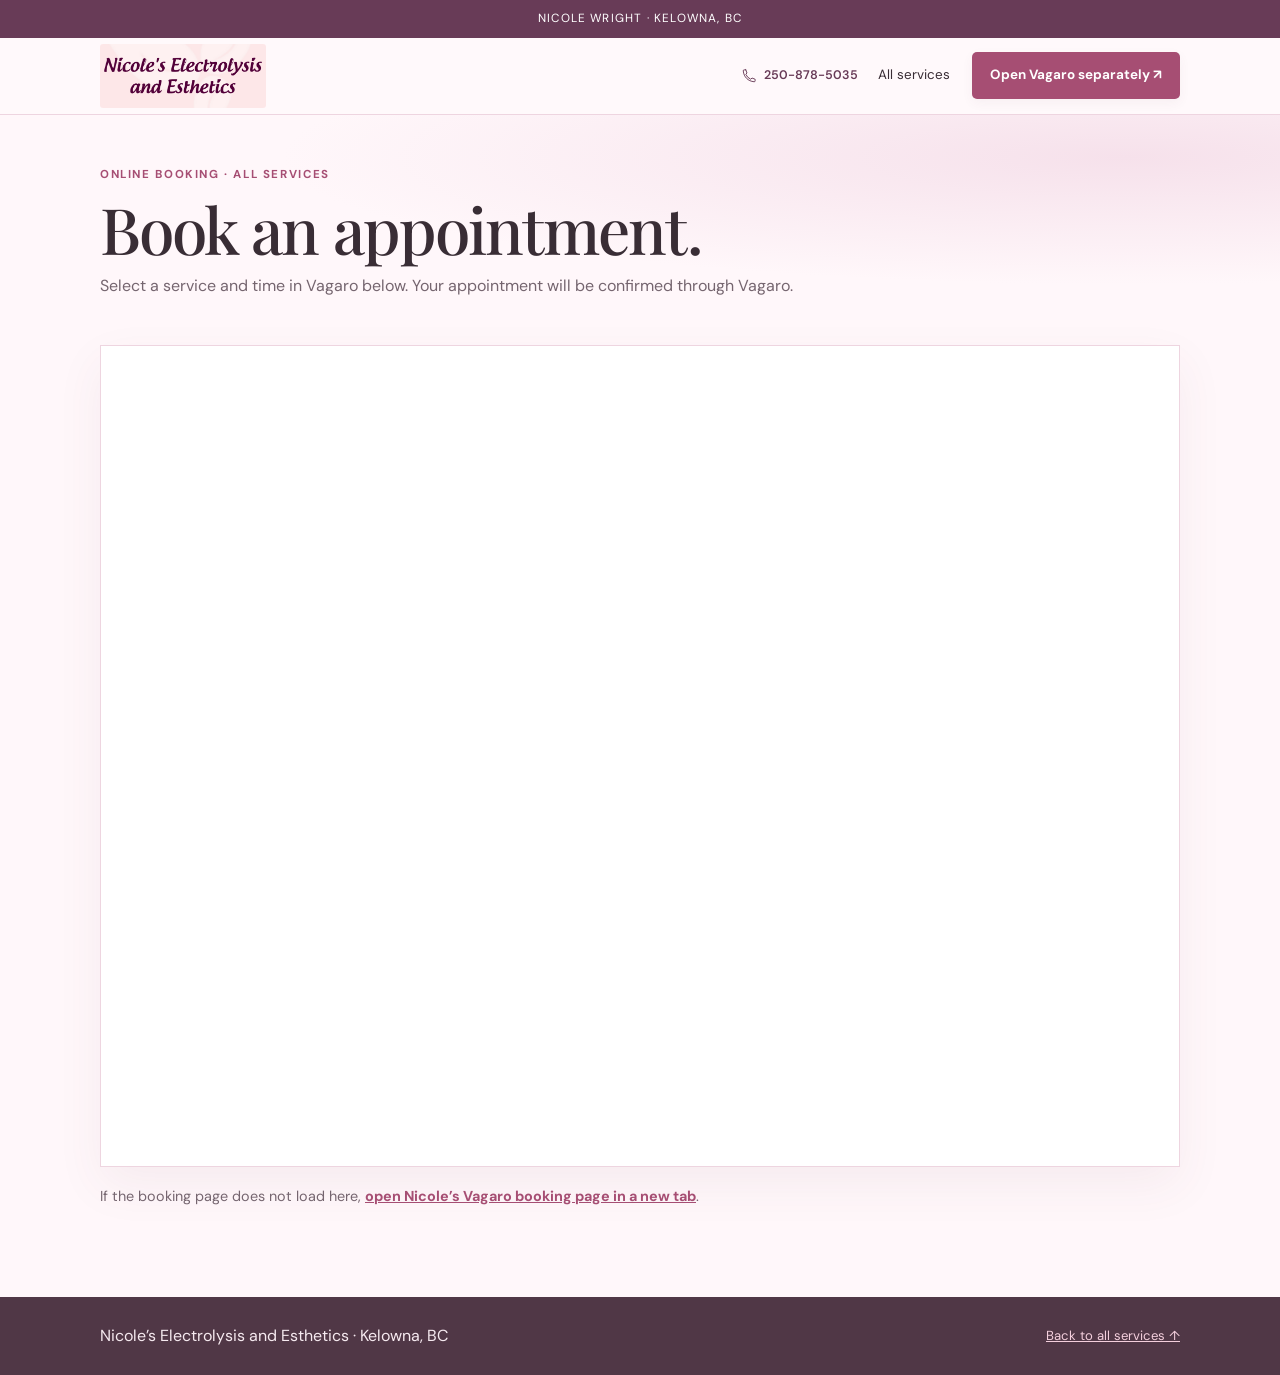
<file: booking.html>
<!DOCTYPE html>
<html lang="en">
<head>
<meta charset="utf-8"><meta name="viewport" content="width=device-width, initial-scale=1">
<title>Book with Nicole | Nicole’s Electrolysis and Esthetics</title>
<meta name="description" content="Choose an appointment with Nicole through Vagaro.">
<link rel="preconnect" href="https://fonts.googleapis.com"><link rel="preconnect" href="https://fonts.gstatic.com" crossorigin><link href="https://fonts.googleapis.com/css2?family=DM+Sans:wght@400;500;600;700&family=Playfair+Display:wght@400;500;600&display=swap" rel="stylesheet">
<style>
:root{--paper:#fff7fa;--white:#fffdfd;--ink:#392d35;--muted:#75656f;--rose:#a64e73;--plum:#683b57;--pink:#f8e5ee;--line:#eed5e0;--serif:'Playfair Display',Georgia,serif;--sans:'DM Sans',Arial,sans-serif}*{box-sizing:border-box}body{margin:0;background:var(--paper);color:var(--ink);font:16px/1.65 var(--sans)}a{color:inherit}.container{width:min(1080px,calc(100% - 40px));margin:auto}.topline{background:var(--plum);color:#fff;text-align:center;padding:9px;font-size:.74rem;letter-spacing:.1em}.header{position:sticky;top:0;z-index:5;background:rgba(255,247,250,.96);backdrop-filter:blur(12px);border-bottom:1px solid var(--line)}.nav{height:76px;display:flex;align-items:center;justify-content:space-between;gap:20px}.brand{text-decoration:none;font:600 1.04rem var(--serif);color:var(--plum)}.navlinks{display:flex;align-items:center;gap:22px}.navlinks a{text-decoration:none;font-size:.84rem}.button{display:inline-flex;align-items:center;justify-content:center;background:var(--rose);color:white;text-decoration:none;padding:12px 18px;border-radius:3px;font-size:.85rem;font-weight:700;border:0}.hero{padding:50px 0 28px}.eyebrow{font-size:.72rem;font-weight:700;letter-spacing:.14em;text-transform:uppercase;color:var(--rose)}h1{font:500 clamp(2.4rem,5vw,4rem)/1.08 var(--serif);letter-spacing:-.03em;margin:10px 0}.hero p{color:var(--muted);margin:0}.booking-area{padding:18px 0 70px}.widget-shell{background:#fff;border:1px solid var(--line);min-height:820px;box-shadow:0 18px 45px #6c3e5710;overflow:hidden}.widget-shell iframe{display:block;width:100%;height:820px;border:0;background:#fff}.fallback{margin:18px 0;color:var(--muted);font-size:.9rem}.fallback a{color:var(--rose);font-weight:700}.footer{background:#503746;color:#f6eaf0;padding:26px 0}.footer-row{display:flex;justify-content:space-between;align-items:center;gap:18px}.footer a{color:#f4cfdd;font-size:.82rem}@media(max-width:760px){.navlinks{gap:10px}.navlinks a:not(.button){display:none}.hero{padding-top:38px}.widget-shell,.widget-shell iframe{min-height:820px;height:820px}.footer-row{align-items:flex-start;flex-direction:column}}

</style><link rel="stylesheet" href="assets/site.css?v=sidebar-20261028">
<script src="assets/site.js?v=sidebar-20261028" defer></script>
</head><body class="page-booking"><a class="skip-link" href="#main-content">Skip to content</a><div class="topline">NICOLE WRIGHT · KELOWNA, BC</div><header class="header"><div class="container nav"><a class="brand" href="index.html" aria-label="Nicole’s Electrolysis and Esthetics home"><span class="brand-photo"><img class="brand-logo" src="assets/nicole-vagaro-profile.png" alt="Nicole’s Electrolysis and Esthetics" width="1200" height="800"></span></a><a class="header-phone" href="tel:+12508785035" aria-label="Call Nicole at 250-878-5035"><svg viewBox="0 0 24 24" aria-hidden="true" focusable="false"><path d="M6 3H3.5A1.5 1.5 0 0 0 2 4.6C3 14.5 9.5 21 19.4 22a1.5 1.5 0 0 0 1.6-1.5V18l-5-2-2 2a16 16 0 0 1-8-8l2-2-2-5Z"/></svg><span>250-878-5035</span></a><nav class="navlinks" aria-label="Main navigation"><a href="index.html#services">All services</a><a class="button" href="https://www.vagaro.com/nicoleselectrolysisandesthetics" target="_blank" rel="noopener">Open Vagaro separately ↗</a></nav></div></header><main id="main-content" tabindex="-1"><section class="hero"><div class="container"><div class="eyebrow">Online booking · <span id="selected-service">All services</span></div><h1>Book an appointment.</h1><p>Select a service and time in Vagaro below. Your appointment will be confirmed through Vagaro.</p></div></section><section class="booking-area"><div class="container"><div class="widget-shell"><iframe id="vagaro-booking" title="Nicole’s Vagaro booking page" src="https://www.vagaro.com/nicoleselectrolysisandesthetics" loading="lazy" referrerpolicy="strict-origin-when-cross-origin" allow="payment"></iframe></div><p class="fallback">If the booking page does not load here, <a href="https://www.vagaro.com/nicoleselectrolysisandesthetics" target="_blank" rel="noopener">open Nicole’s Vagaro booking page in a new tab</a>.</p></div></section></main><footer class="footer"><div class="container footer-row"><div>Nicole’s Electrolysis and Esthetics · Kelowna, BC</div><a href="index.html">Back to all services ↑</a></div></footer><script>
const serviceNames={electrolysis:'Electrolysis', 'skin-tag-mole-removal':'Skin Tag / Mole Removal',telangiectasia:'Telangiectasia','laser-hair-removal':'Laser Hair Removal','skin-rejuvenation':'Skin Rejuvenation',tinting:'Tinting',waxing:'Waxing'};const selected=new URLSearchParams(location.search).get('service');if(serviceNames[selected])document.getElementById('selected-service').textContent=serviceNames[selected];
</script>
</body></html>
</file>
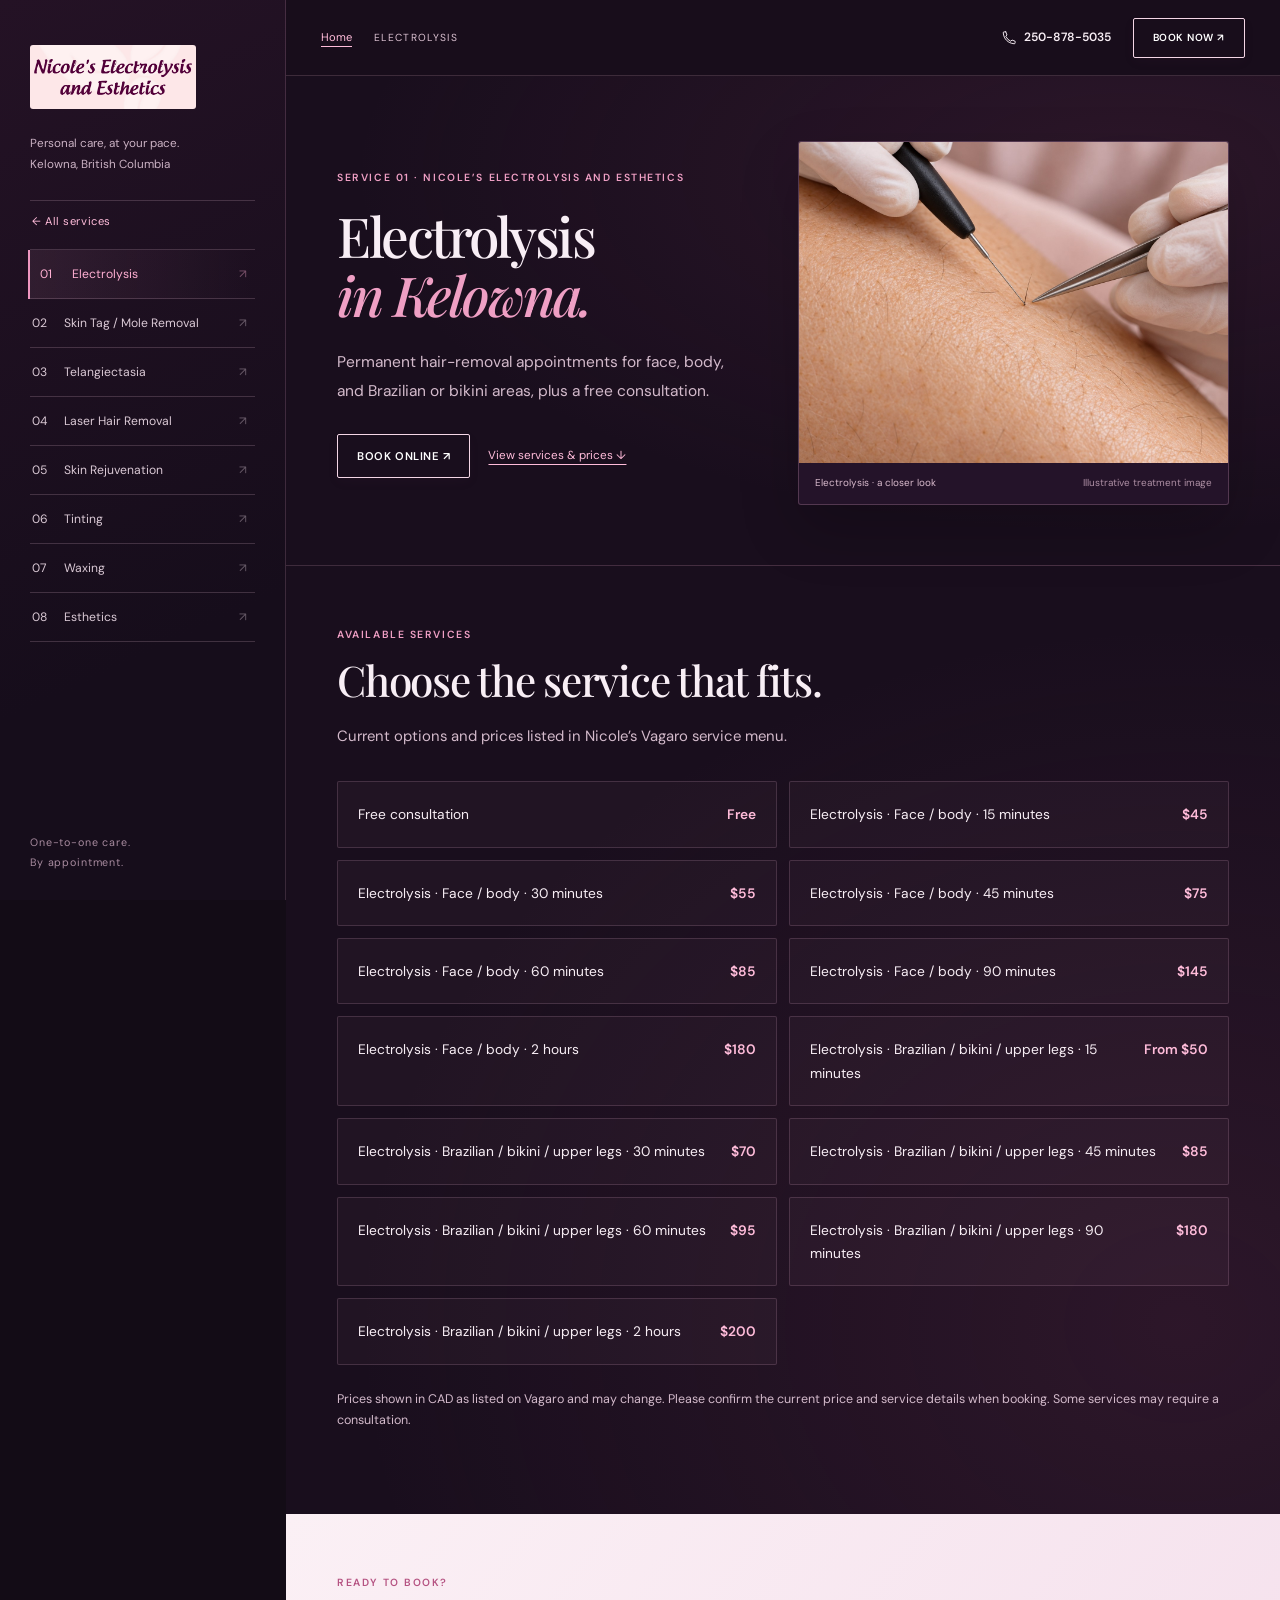
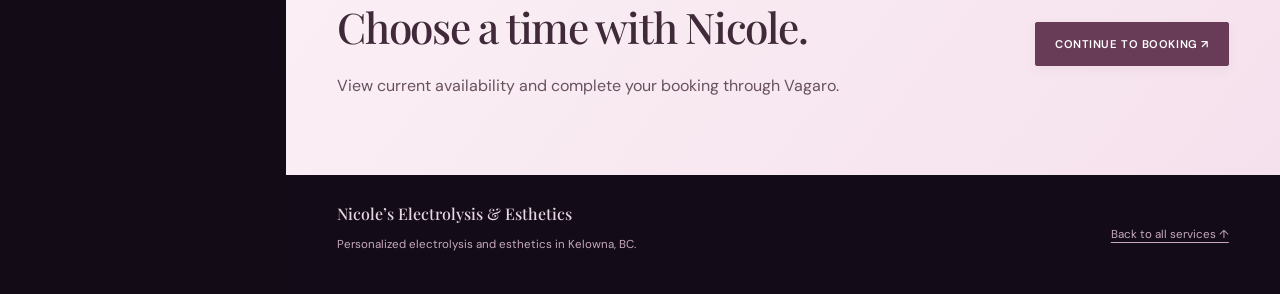
<file: electrolysis.html>
<!doctype html>
<html lang="en"><head><meta charset="utf-8"><meta name="viewport" content="width=device-width, initial-scale=1"><meta name="theme-color" content="#190e1d"><meta name="description" content="Electrolysis services at Nicole's Electrolysis and Esthetics in Kelowna, BC."><title>Electrolysis | Nicole's Electrolysis and Esthetics</title>
<link rel="preconnect" href="https://fonts.googleapis.com"><link rel="preconnect" href="https://fonts.gstatic.com" crossorigin><link href="https://fonts.googleapis.com/css2?family=DM+Sans:wght@400;500;600;700&family=Playfair+Display:wght@500;600;700&family=Syne:wght@400;500;600;700;800&display=swap" rel="stylesheet">
<link rel="stylesheet" href="assets/site.css?v=portrait-proportions-20261030"><link rel="stylesheet" href="assets/services.css?v=service-theme-20261030"><script src="assets/site.js?v=sidebar-20261028" defer></script></head>
<body class="page-service"><a class="skip-link" href="#main-content">Skip to content</a>
<aside class="service-sidebar" aria-label="Practice navigation"><a class="brand" href="index.html" aria-label="Nicole's Electrolysis and Esthetics home"><span class="brand-photo"><img class="brand-logo" src="assets/nicole-vagaro-profile.png" alt="Nicole’s Electrolysis and Esthetics" width="1200" height="800"></span></a><p class="sidebar-caption">Personal care, at your pace.<br>Kelowna, British Columbia</p><nav class="service-navigation" aria-label="Services"><a href="index.html#services" class="back-home">← All services</a><a href="electrolysis.html" aria-current="page"><span class="menu-index">01</span><span>Electrolysis</span><span class="menu-arrow" aria-hidden="true">↗</span></a><a href="skin-tag-mole-removal.html"><span class="menu-index">02</span><span>Skin Tag / Mole Removal</span><span class="menu-arrow" aria-hidden="true">↗</span></a><a href="telangiectasia.html"><span class="menu-index">03</span><span>Telangiectasia</span><span class="menu-arrow" aria-hidden="true">↗</span></a><a href="laser-hair-removal.html"><span class="menu-index">04</span><span>Laser Hair Removal</span><span class="menu-arrow" aria-hidden="true">↗</span></a><a href="skin-rejuvenation.html"><span class="menu-index">05</span><span>Skin Rejuvenation</span><span class="menu-arrow" aria-hidden="true">↗</span></a><a href="tinting.html"><span class="menu-index">06</span><span>Tinting</span><span class="menu-arrow" aria-hidden="true">↗</span></a><a href="waxing.html"><span class="menu-index">07</span><span>Waxing</span><span class="menu-arrow" aria-hidden="true">↗</span></a><a href="esthetics.html"><span class="menu-index">08</span><span>Esthetics</span><span class="menu-arrow" aria-hidden="true">↗</span></a></nav><p class="sidebar-note">One-to-one care.<br>By appointment.</p></aside>
<div class="service-workspace"><header class="service-toolbar"><a class="toolbar-home" href="index.html">Home</a><span class="current-section-label">Electrolysis</span><a class="header-phone" href="tel:+12508785035" aria-label="Call Nicole at 250-878-5035"><svg viewBox="0 0 24 24" aria-hidden="true" focusable="false"><path d="M6 3H3.5A1.5 1.5 0 0 0 2 4.6C3 14.5 9.5 21 19.4 22a1.5 1.5 0 0 0 1.6-1.5V18l-5-2-2 2a16 16 0 0 1-8-8l2-2-2-5Z"/></svg><span>250-878-5035</span></a><a class="nav-cta" href="booking.html?service=electrolysis">Book now ↗</a></header>
<main id="main-content" tabindex="-1"><section class="hero"><div class="container hero-grid"><div><div class="eyebrow">Service 01 · Nicole’s Electrolysis and Esthetics</div><h1>Electrolysis<em>in Kelowna.</em></h1><p class="lead">Permanent hair-removal appointments for face, body, and Brazilian or bikini areas, plus a free consultation.</p><div class="service-hero-actions"><a class="button" href="booking.html?service=electrolysis">Book online ↗</a><a class="service-text-link" href="#service-details">View services &amp; prices ↓</a></div></div><figure class="service-photo"><img src="assets/service-electrolysis.jpg" alt="A fine electrolysis probe targeting an individual hair at the follicle opening." width="1448" height="1086" fetchpriority="high" decoding="async"><figcaption><span>Electrolysis · a closer look</span><span>Illustrative treatment image</span></figcaption></figure></div></section><section class="list-section" id="service-details"><div class="container"><div class="list-heading"><div class="eyebrow">Available services</div><h2>Choose the service that fits.</h2><p>Current options and prices listed in Nicole’s Vagaro service menu.</p></div><div class="service-list"><div class="service-item"><span>Free consultation</span><span class="price">Free</span></div>
<div class="service-item"><span>Electrolysis &#183; Face / body &#183; 15 minutes</span><span class="price">$45</span></div>
<div class="service-item"><span>Electrolysis &#183; Face / body &#183; 30 minutes</span><span class="price">$55</span></div>
<div class="service-item"><span>Electrolysis &#183; Face / body &#183; 45 minutes</span><span class="price">$75</span></div>
<div class="service-item"><span>Electrolysis &#183; Face / body &#183; 60 minutes</span><span class="price">$85</span></div>
<div class="service-item"><span>Electrolysis &#183; Face / body &#183; 90 minutes</span><span class="price">$145</span></div>
<div class="service-item"><span>Electrolysis &#183; Face / body &#183; 2 hours</span><span class="price">$180</span></div>
<div class="service-item"><span>Electrolysis &#183; Brazilian / bikini / upper legs &#183; 15 minutes</span><span class="price">From $50</span></div>
<div class="service-item"><span>Electrolysis &#183; Brazilian / bikini / upper legs &#183; 30 minutes</span><span class="price">$70</span></div>
<div class="service-item"><span>Electrolysis &#183; Brazilian / bikini / upper legs &#183; 45 minutes</span><span class="price">$85</span></div>
<div class="service-item"><span>Electrolysis &#183; Brazilian / bikini / upper legs &#183; 60 minutes</span><span class="price">$95</span></div>
<div class="service-item"><span>Electrolysis &#183; Brazilian / bikini / upper legs &#183; 90 minutes</span><span class="price">$180</span></div>
<div class="service-item"><span>Electrolysis &#183; Brazilian / bikini / upper legs &#183; 2 hours</span><span class="price">$200</span></div></div><p class="price-note">Prices shown in CAD as listed on Vagaro and may change. Please confirm the current price and service details when booking. Some services may require a consultation.</p></div></section><section class="booking" id="booking"><div class="container booking-card"><div><div class="eyebrow">Ready to book?</div><h2>Choose a time with Nicole.</h2><p>View current availability and complete your booking through Vagaro.</p></div><a class="button" href="booking.html?service=electrolysis">Continue to booking ↗</a></div></section></main>
<footer class="footer"><div class="container footer-row"><div><div class="footer-brand">Nicole’s Electrolysis &amp; Esthetics</div><p>Personalized electrolysis and esthetics in Kelowna, BC.</p></div><a href="index.html#services">Back to all services ↑</a></div></footer></div></body></html>
</file>
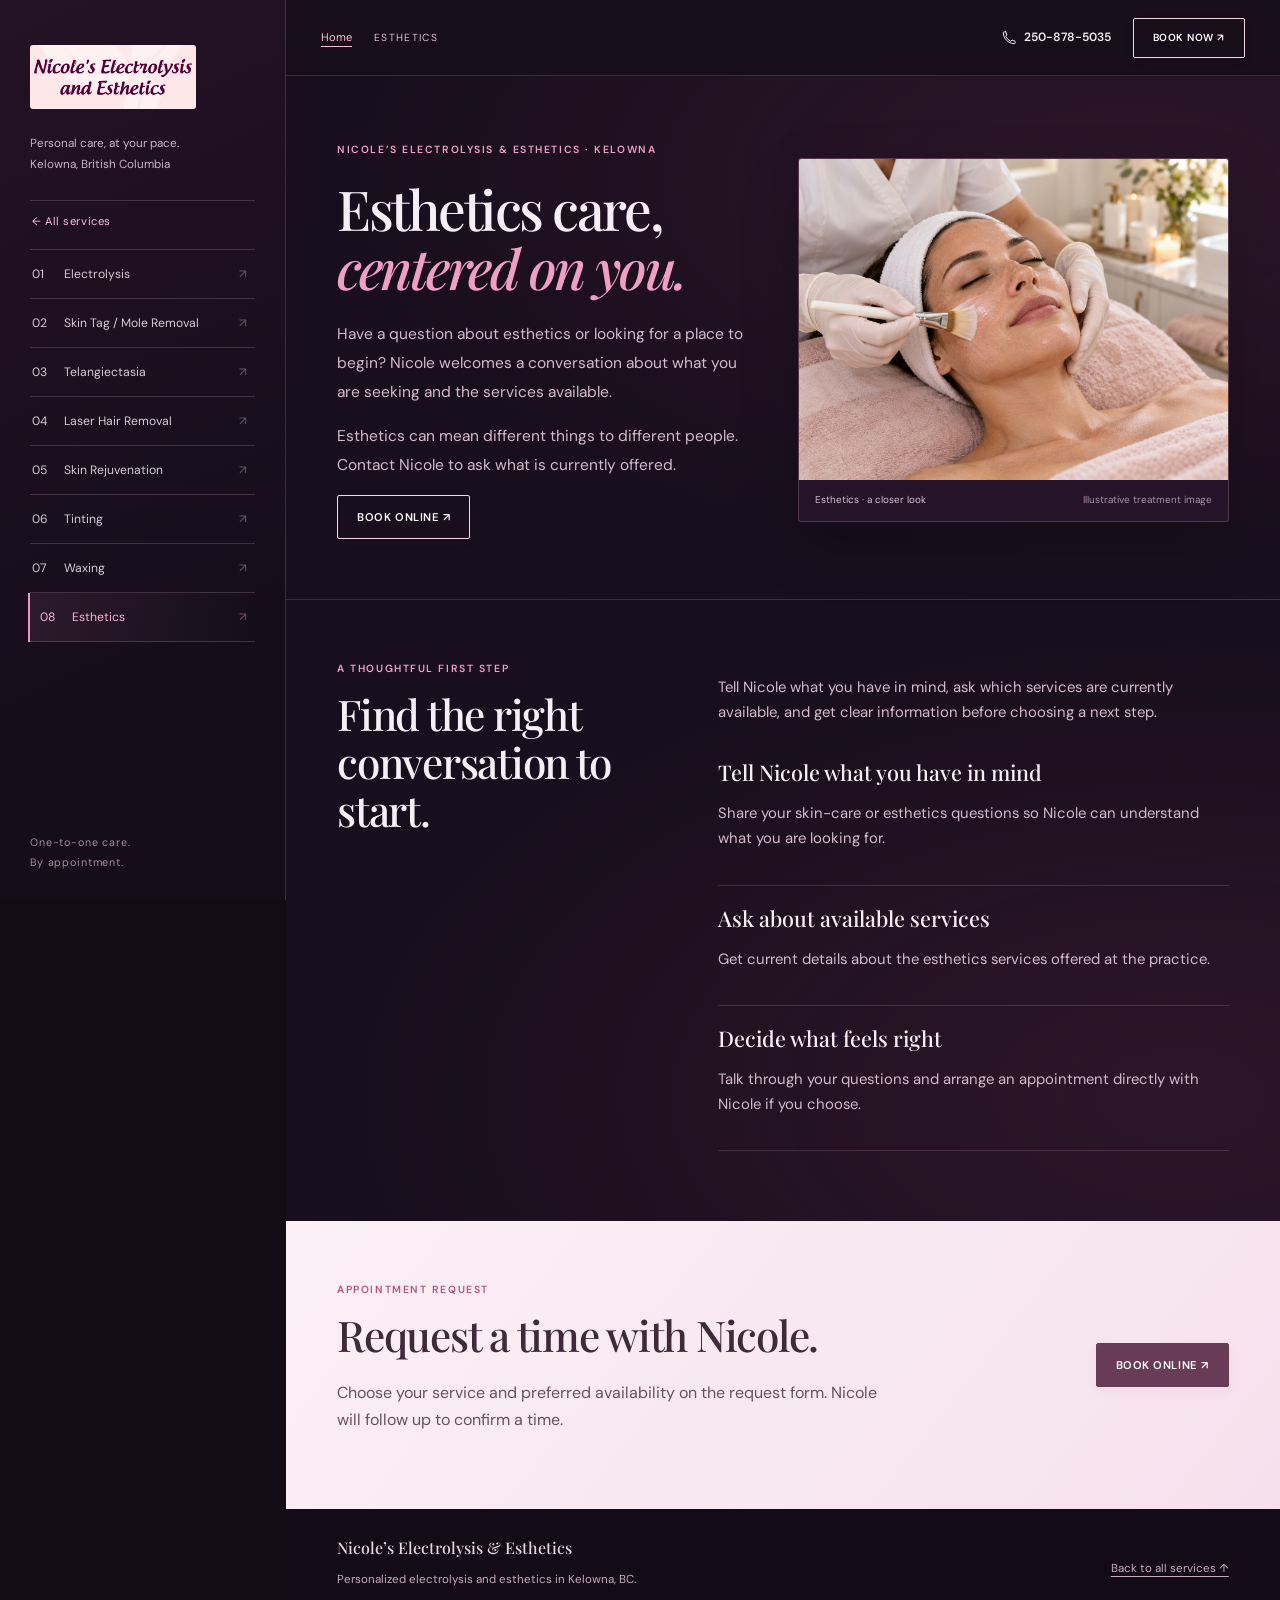
<file: esthetics.html>
<!doctype html>
<html lang="en"><head><meta charset="utf-8"><meta name="viewport" content="width=device-width, initial-scale=1"><meta name="theme-color" content="#190e1d"><meta name="description" content="Explore esthetics in Kelowna. Contact Nicole to ask about currently available services."><title>Esthetics | Nicole's Electrolysis &amp; Esthetics</title>
<link rel="preconnect" href="https://fonts.googleapis.com"><link rel="preconnect" href="https://fonts.gstatic.com" crossorigin><link href="https://fonts.googleapis.com/css2?family=DM+Sans:wght@400;500;600;700&family=Playfair+Display:wght@500;600;700&family=Syne:wght@400;500;600;700;800&display=swap" rel="stylesheet">
<link rel="stylesheet" href="assets/site.css?v=portrait-proportions-20261030"><link rel="stylesheet" href="assets/services.css?v=service-theme-20261030"><script src="assets/site.js?v=sidebar-20261028" defer></script></head>
<body class="page-service"><a class="skip-link" href="#main-content">Skip to content</a>
<aside class="service-sidebar" aria-label="Practice navigation"><a class="brand" href="index.html" aria-label="Nicole's Electrolysis and Esthetics home"><span class="brand-photo"><img class="brand-logo" src="assets/nicole-vagaro-profile.png" alt="Nicole’s Electrolysis and Esthetics" width="1200" height="800"></span></a><p class="sidebar-caption">Personal care, at your pace.<br>Kelowna, British Columbia</p><nav class="service-navigation" aria-label="Services"><a href="index.html#services" class="back-home">← All services</a><a href="electrolysis.html"><span class="menu-index">01</span><span>Electrolysis</span><span class="menu-arrow" aria-hidden="true">↗</span></a><a href="skin-tag-mole-removal.html"><span class="menu-index">02</span><span>Skin Tag / Mole Removal</span><span class="menu-arrow" aria-hidden="true">↗</span></a><a href="telangiectasia.html"><span class="menu-index">03</span><span>Telangiectasia</span><span class="menu-arrow" aria-hidden="true">↗</span></a><a href="laser-hair-removal.html"><span class="menu-index">04</span><span>Laser Hair Removal</span><span class="menu-arrow" aria-hidden="true">↗</span></a><a href="skin-rejuvenation.html"><span class="menu-index">05</span><span>Skin Rejuvenation</span><span class="menu-arrow" aria-hidden="true">↗</span></a><a href="tinting.html"><span class="menu-index">06</span><span>Tinting</span><span class="menu-arrow" aria-hidden="true">↗</span></a><a href="waxing.html"><span class="menu-index">07</span><span>Waxing</span><span class="menu-arrow" aria-hidden="true">↗</span></a><a href="esthetics.html" aria-current="page"><span class="menu-index">08</span><span>Esthetics</span><span class="menu-arrow" aria-hidden="true">↗</span></a></nav><p class="sidebar-note">One-to-one care.<br>By appointment.</p></aside>
<div class="service-workspace"><header class="service-toolbar"><a class="toolbar-home" href="index.html">Home</a><span class="current-section-label">Esthetics</span><a class="header-phone" href="tel:+12508785035" aria-label="Call Nicole at 250-878-5035"><svg viewBox="0 0 24 24" aria-hidden="true" focusable="false"><path d="M6 3H3.5A1.5 1.5 0 0 0 2 4.6C3 14.5 9.5 21 19.4 22a1.5 1.5 0 0 0 1.6-1.5V18l-5-2-2 2a16 16 0 0 1-8-8l2-2-2-5Z"/></svg><span>250-878-5035</span></a><a class="nav-cta" href="booking.html?service=esthetics">Book now ↗</a></header>
<main id="main-content" tabindex="-1"><section class="hero"><div class="container hero-grid"><div><div class="eyebrow">Nicole’s Electrolysis &amp; Esthetics · Kelowna</div><h1>Esthetics care, <em>centered on you.</em></h1><p>Have a question about esthetics or looking for a place to begin? Nicole welcomes a conversation about what you are seeking and the services available.</p><p>Esthetics can mean different things to different people. Contact Nicole to ask what is currently offered.</p><a class="button" href="index.html#booking">Book online ↗</a></div><figure class="service-photo"><img src="assets/service-facial.jpg" alt="A relaxing facial skincare treatment in an esthetics setting." width="1448" height="1086" fetchpriority="high" decoding="async"><figcaption><span>Esthetics · a closer look</span><span>Illustrative treatment image</span></figcaption></figure></div></section>
<section class="service-content" id="service-details"><div class="container content-grid"><div><div class="eyebrow">A thoughtful first step</div><h2>Find the right conversation to start.</h2></div><div><p>Tell Nicole what you have in mind, ask which services are currently available, and get clear information before choosing a next step.</p><div class="detail-list"><article><h3>Tell Nicole what you have in mind</h3><p>Share your skin-care or esthetics questions so Nicole can understand what you are looking for.</p></article><article><h3>Ask about available services</h3><p>Get current details about the esthetics services offered at the practice.</p></article><article><h3>Decide what feels right</h3><p>Talk through your questions and arrange an appointment directly with Nicole if you choose.</p></article></div></div></div></section>
<section class="cta"><div class="container cta-inner"><div><div class="eyebrow">Appointment request</div><h2>Request a time with Nicole.</h2><p>Choose your service and preferred availability on the request form. Nicole will follow up to confirm a time.</p></div><a class="button" href="index.html#booking">Book online ↗</a></div></section></main>
<footer class="footer"><div class="container footer-row"><div><div class="footer-brand">Nicole’s Electrolysis &amp; Esthetics</div><p>Personalized electrolysis and esthetics in Kelowna, BC.</p></div><a href="index.html#services">Back to all services ↑</a></div></footer></div></body></html>
</file>
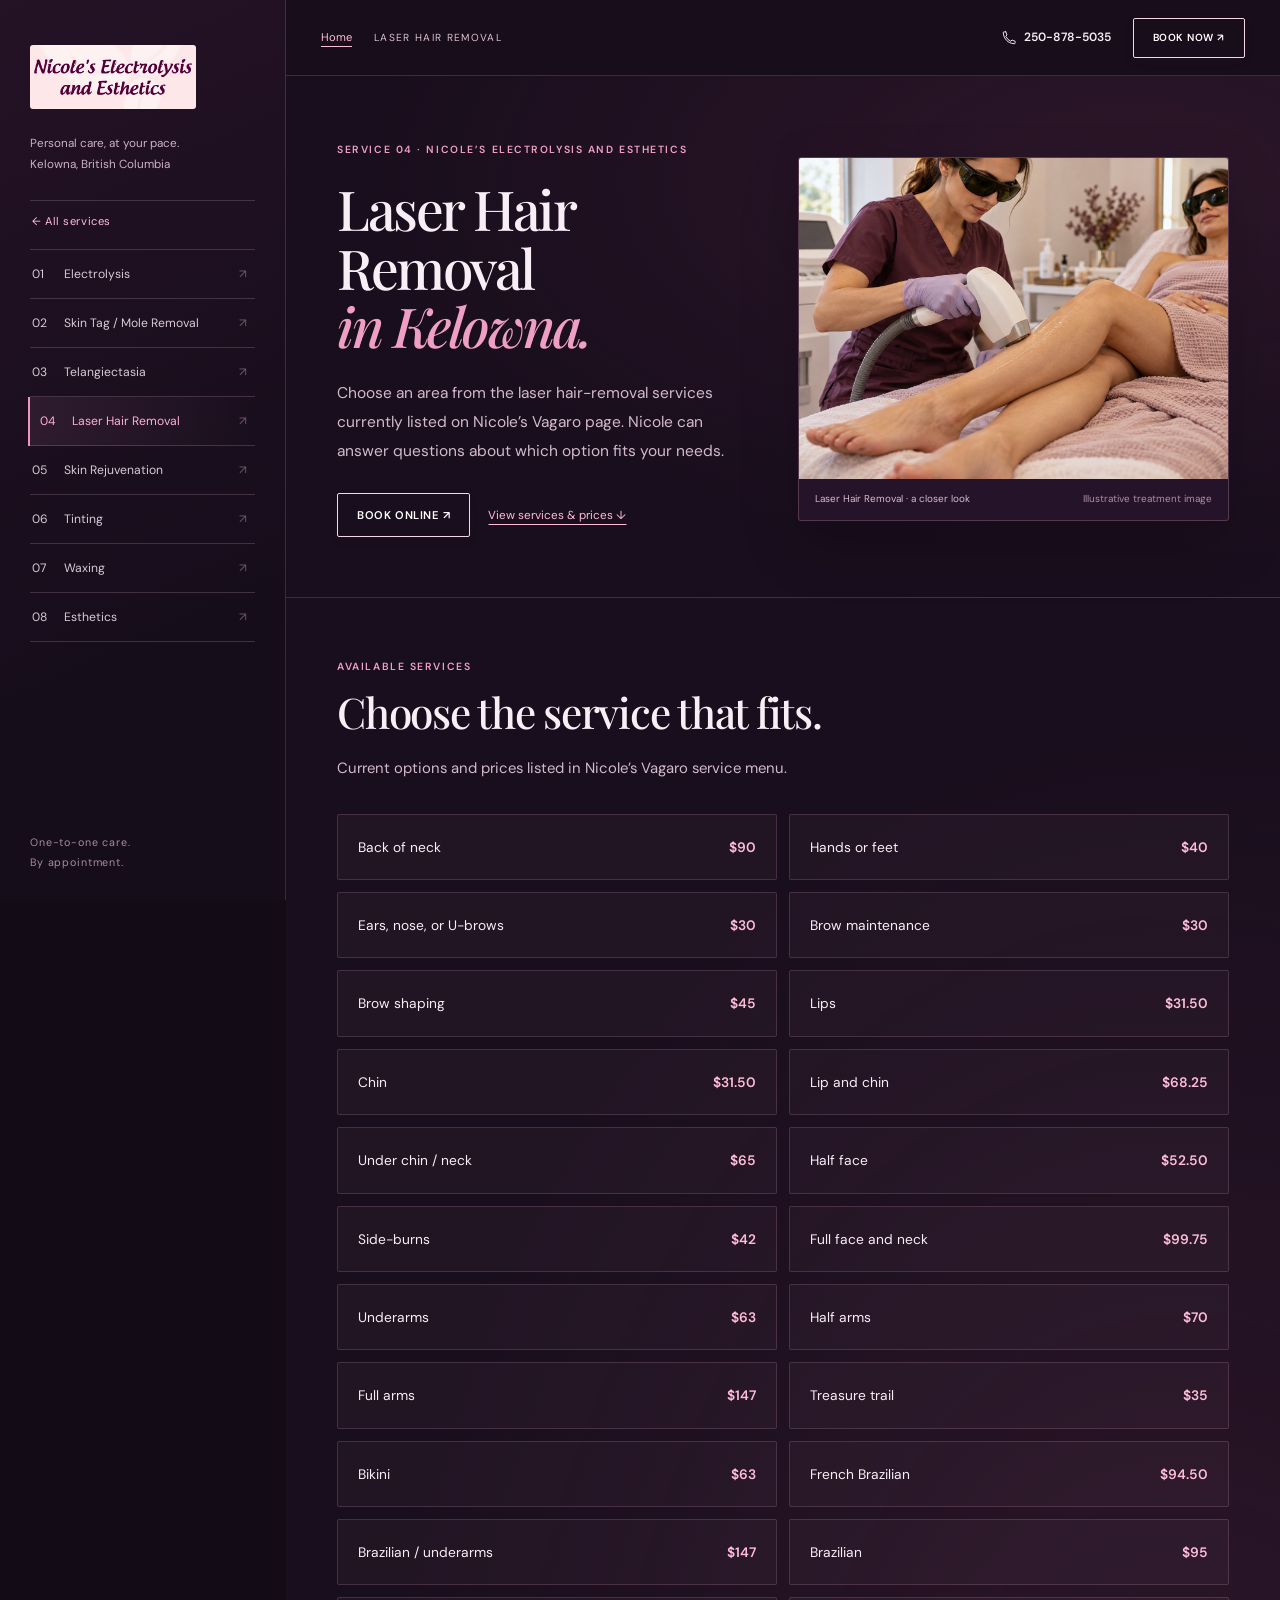
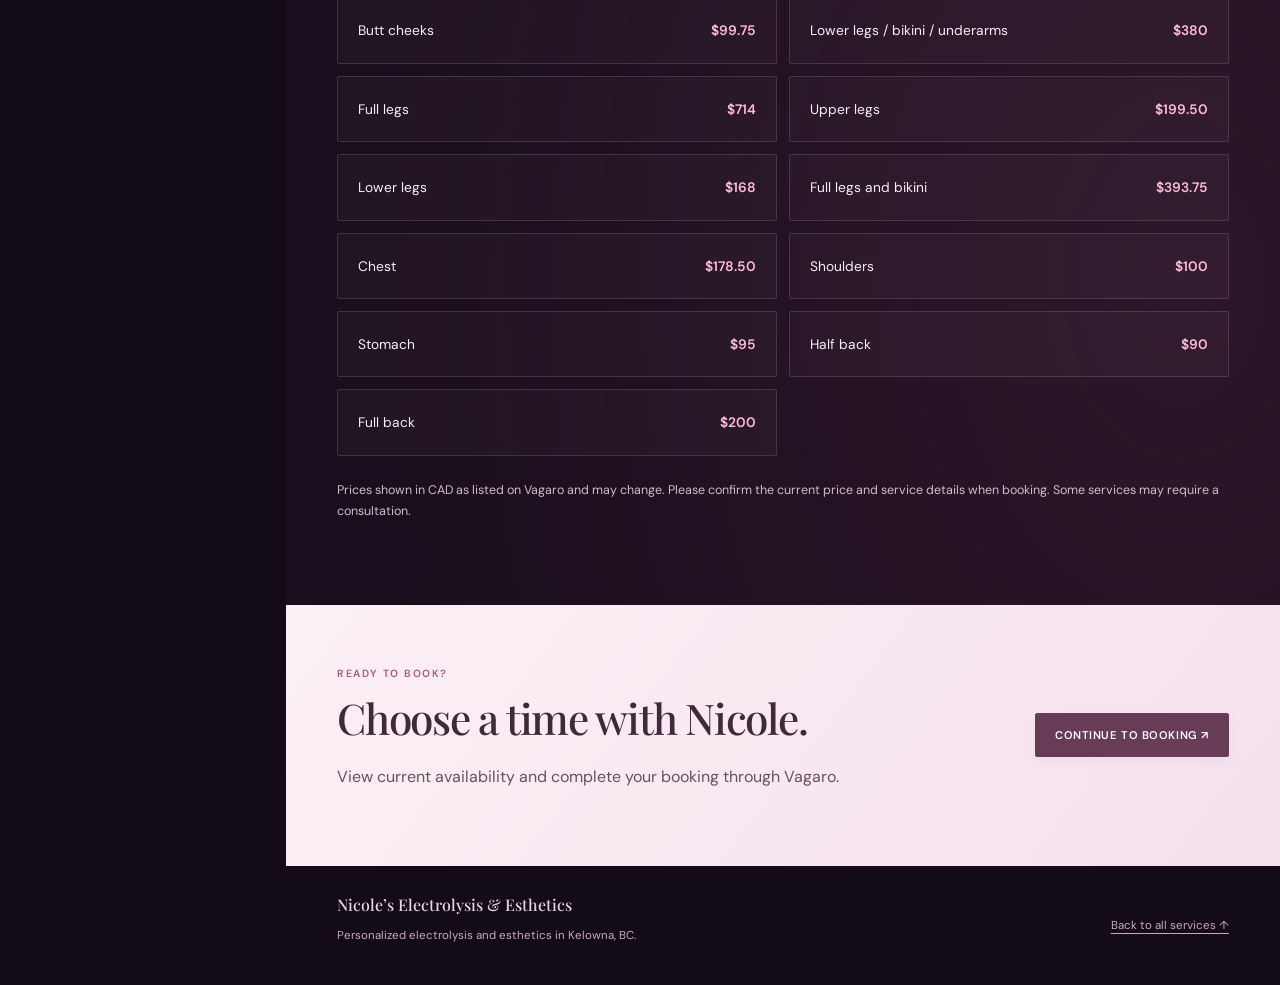
<file: laser-hair-removal.html>
<!doctype html>
<html lang="en"><head><meta charset="utf-8"><meta name="viewport" content="width=device-width, initial-scale=1"><meta name="theme-color" content="#190e1d"><meta name="description" content="Laser Hair Removal services at Nicole's Electrolysis and Esthetics in Kelowna, BC."><title>Laser Hair Removal | Nicole's Electrolysis and Esthetics</title>
<link rel="preconnect" href="https://fonts.googleapis.com"><link rel="preconnect" href="https://fonts.gstatic.com" crossorigin><link href="https://fonts.googleapis.com/css2?family=DM+Sans:wght@400;500;600;700&family=Playfair+Display:wght@500;600;700&family=Syne:wght@400;500;600;700;800&display=swap" rel="stylesheet">
<link rel="stylesheet" href="assets/site.css?v=portrait-proportions-20261030"><link rel="stylesheet" href="assets/services.css?v=service-theme-20261030"><script src="assets/site.js?v=sidebar-20261028" defer></script></head>
<body class="page-service"><a class="skip-link" href="#main-content">Skip to content</a>
<aside class="service-sidebar" aria-label="Practice navigation"><a class="brand" href="index.html" aria-label="Nicole's Electrolysis and Esthetics home"><span class="brand-photo"><img class="brand-logo" src="assets/nicole-vagaro-profile.png" alt="Nicole’s Electrolysis and Esthetics" width="1200" height="800"></span></a><p class="sidebar-caption">Personal care, at your pace.<br>Kelowna, British Columbia</p><nav class="service-navigation" aria-label="Services"><a href="index.html#services" class="back-home">← All services</a><a href="electrolysis.html"><span class="menu-index">01</span><span>Electrolysis</span><span class="menu-arrow" aria-hidden="true">↗</span></a><a href="skin-tag-mole-removal.html"><span class="menu-index">02</span><span>Skin Tag / Mole Removal</span><span class="menu-arrow" aria-hidden="true">↗</span></a><a href="telangiectasia.html"><span class="menu-index">03</span><span>Telangiectasia</span><span class="menu-arrow" aria-hidden="true">↗</span></a><a href="laser-hair-removal.html" aria-current="page"><span class="menu-index">04</span><span>Laser Hair Removal</span><span class="menu-arrow" aria-hidden="true">↗</span></a><a href="skin-rejuvenation.html"><span class="menu-index">05</span><span>Skin Rejuvenation</span><span class="menu-arrow" aria-hidden="true">↗</span></a><a href="tinting.html"><span class="menu-index">06</span><span>Tinting</span><span class="menu-arrow" aria-hidden="true">↗</span></a><a href="waxing.html"><span class="menu-index">07</span><span>Waxing</span><span class="menu-arrow" aria-hidden="true">↗</span></a><a href="esthetics.html"><span class="menu-index">08</span><span>Esthetics</span><span class="menu-arrow" aria-hidden="true">↗</span></a></nav><p class="sidebar-note">One-to-one care.<br>By appointment.</p></aside>
<div class="service-workspace"><header class="service-toolbar"><a class="toolbar-home" href="index.html">Home</a><span class="current-section-label">Laser Hair Removal</span><a class="header-phone" href="tel:+12508785035" aria-label="Call Nicole at 250-878-5035"><svg viewBox="0 0 24 24" aria-hidden="true" focusable="false"><path d="M6 3H3.5A1.5 1.5 0 0 0 2 4.6C3 14.5 9.5 21 19.4 22a1.5 1.5 0 0 0 1.6-1.5V18l-5-2-2 2a16 16 0 0 1-8-8l2-2-2-5Z"/></svg><span>250-878-5035</span></a><a class="nav-cta" href="booking.html?service=laser-hair-removal">Book now ↗</a></header>
<main id="main-content" tabindex="-1"><section class="hero"><div class="container hero-grid"><div><div class="eyebrow">Service 04 · Nicole’s Electrolysis and Esthetics</div><h1>Laser Hair Removal<em>in Kelowna.</em></h1><p class="lead">Choose an area from the laser hair-removal services currently listed on Nicole’s Vagaro page. Nicole can answer questions about which option fits your needs.</p><div class="service-hero-actions"><a class="button" href="booking.html?service=laser-hair-removal">Book online ↗</a><a class="service-text-link" href="#service-details">View services &amp; prices ↓</a></div></div><figure class="service-photo"><img src="assets/service-laser.jpg" alt="A professional using a laser hair removal handpiece on a lower leg." width="1448" height="1086" fetchpriority="high" decoding="async"><figcaption><span>Laser Hair Removal · a closer look</span><span>Illustrative treatment image</span></figcaption></figure></div></section><section class="list-section" id="service-details"><div class="container"><div class="list-heading"><div class="eyebrow">Available services</div><h2>Choose the service that fits.</h2><p>Current options and prices listed in Nicole’s Vagaro service menu.</p></div><div class="service-list"><div class="service-item"><span>Back of neck</span><span class="price">$90</span></div>
<div class="service-item"><span>Hands or feet</span><span class="price">$40</span></div>
<div class="service-item"><span>Ears, nose, or U-brows</span><span class="price">$30</span></div>
<div class="service-item"><span>Brow maintenance</span><span class="price">$30</span></div>
<div class="service-item"><span>Brow shaping</span><span class="price">$45</span></div>
<div class="service-item"><span>Lips</span><span class="price">$31.50</span></div>
<div class="service-item"><span>Chin</span><span class="price">$31.50</span></div>
<div class="service-item"><span>Lip and chin</span><span class="price">$68.25</span></div>
<div class="service-item"><span>Under chin / neck</span><span class="price">$65</span></div>
<div class="service-item"><span>Half face</span><span class="price">$52.50</span></div>
<div class="service-item"><span>Side-burns</span><span class="price">$42</span></div>
<div class="service-item"><span>Full face and neck</span><span class="price">$99.75</span></div>
<div class="service-item"><span>Underarms</span><span class="price">$63</span></div>
<div class="service-item"><span>Half arms</span><span class="price">$70</span></div>
<div class="service-item"><span>Full arms</span><span class="price">$147</span></div>
<div class="service-item"><span>Treasure trail</span><span class="price">$35</span></div>
<div class="service-item"><span>Bikini</span><span class="price">$63</span></div>
<div class="service-item"><span>French Brazilian</span><span class="price">$94.50</span></div>
<div class="service-item"><span>Brazilian / underarms</span><span class="price">$147</span></div>
<div class="service-item"><span>Brazilian</span><span class="price">$95</span></div>
<div class="service-item"><span>Butt cheeks</span><span class="price">$99.75</span></div>
<div class="service-item"><span>Lower legs / bikini / underarms</span><span class="price">$380</span></div>
<div class="service-item"><span>Full legs</span><span class="price">$714</span></div>
<div class="service-item"><span>Upper legs</span><span class="price">$199.50</span></div>
<div class="service-item"><span>Lower legs</span><span class="price">$168</span></div>
<div class="service-item"><span>Full legs and bikini</span><span class="price">$393.75</span></div>
<div class="service-item"><span>Chest</span><span class="price">$178.50</span></div>
<div class="service-item"><span>Shoulders</span><span class="price">$100</span></div>
<div class="service-item"><span>Stomach</span><span class="price">$95</span></div>
<div class="service-item"><span>Half back</span><span class="price">$90</span></div>
<div class="service-item"><span>Full back</span><span class="price">$200</span></div></div><p class="price-note">Prices shown in CAD as listed on Vagaro and may change. Please confirm the current price and service details when booking. Some services may require a consultation.</p></div></section><section class="booking" id="booking"><div class="container booking-card"><div><div class="eyebrow">Ready to book?</div><h2>Choose a time with Nicole.</h2><p>View current availability and complete your booking through Vagaro.</p></div><a class="button" href="booking.html?service=laser-hair-removal">Continue to booking ↗</a></div></section></main>
<footer class="footer"><div class="container footer-row"><div><div class="footer-brand">Nicole’s Electrolysis &amp; Esthetics</div><p>Personalized electrolysis and esthetics in Kelowna, BC.</p></div><a href="index.html#services">Back to all services ↑</a></div></footer></div></body></html>
</file>
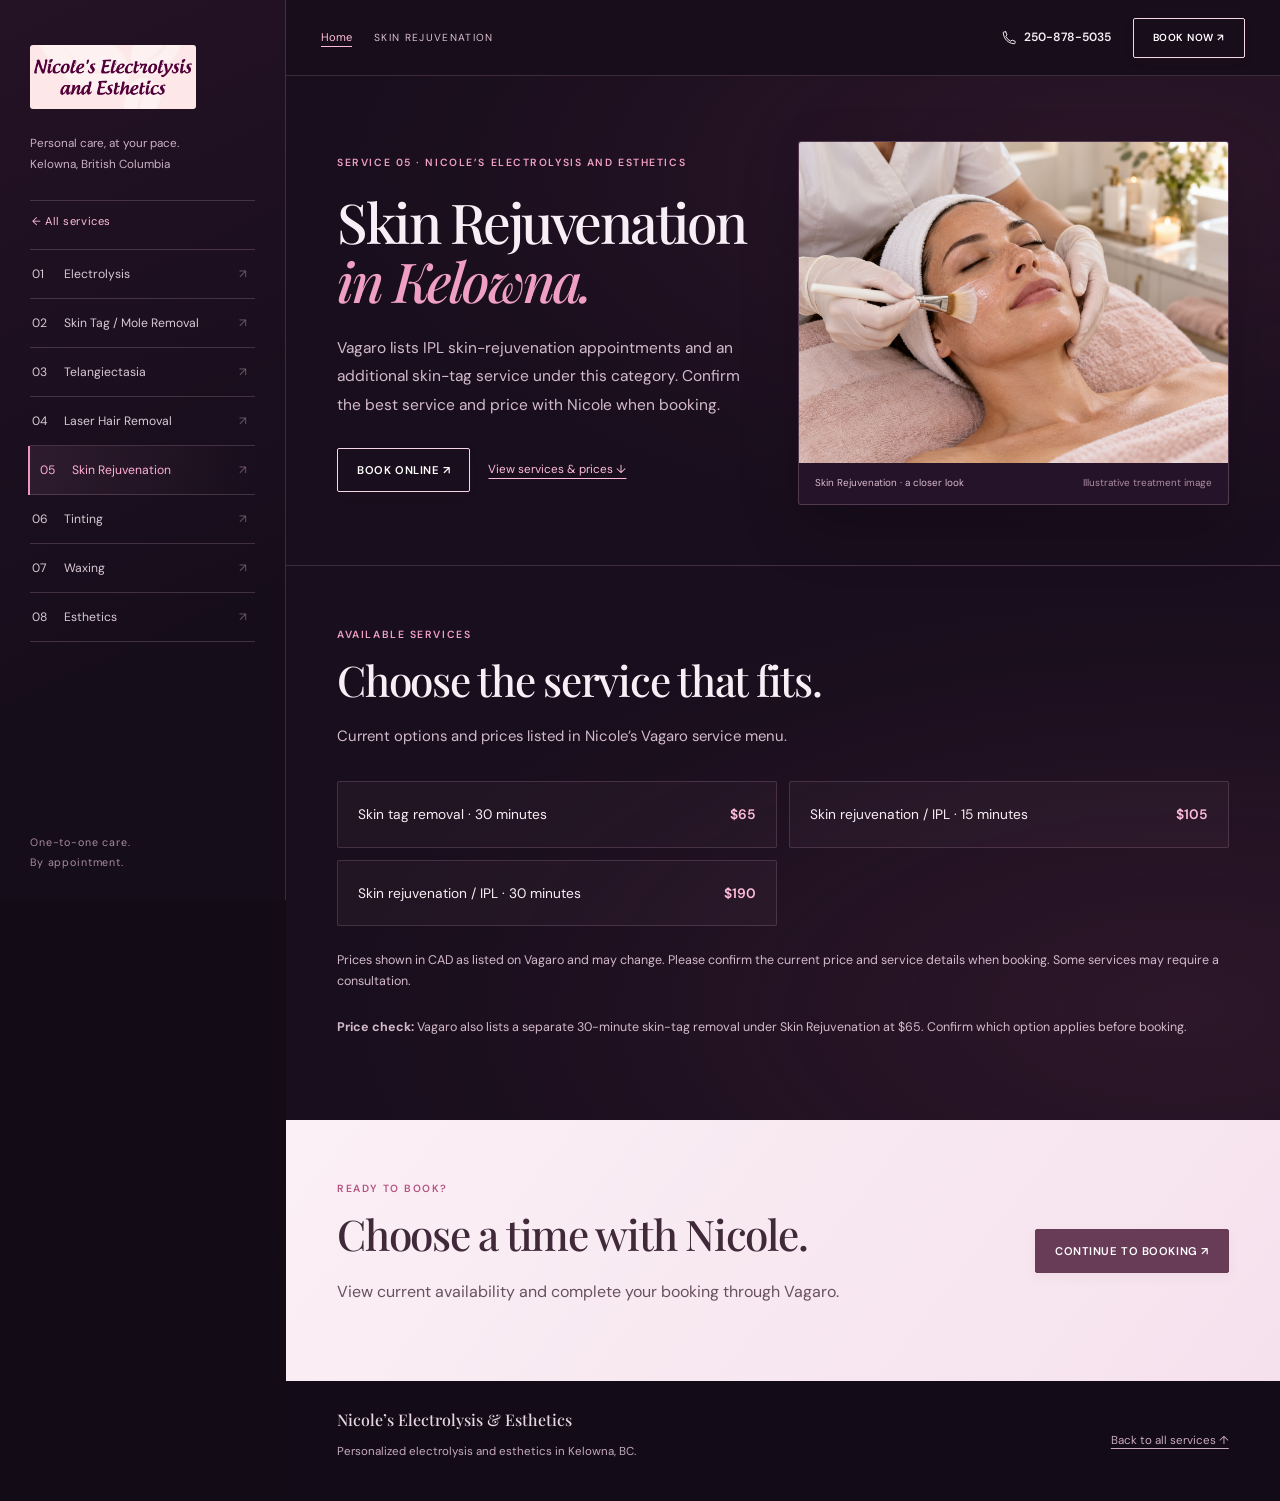
<file: skin-rejuvenation.html>
<!doctype html>
<html lang="en"><head><meta charset="utf-8"><meta name="viewport" content="width=device-width, initial-scale=1"><meta name="theme-color" content="#190e1d"><meta name="description" content="Skin Rejuvenation services at Nicole's Electrolysis and Esthetics in Kelowna, BC."><title>Skin Rejuvenation | Nicole's Electrolysis and Esthetics</title>
<link rel="preconnect" href="https://fonts.googleapis.com"><link rel="preconnect" href="https://fonts.gstatic.com" crossorigin><link href="https://fonts.googleapis.com/css2?family=DM+Sans:wght@400;500;600;700&family=Playfair+Display:wght@500;600;700&family=Syne:wght@400;500;600;700;800&display=swap" rel="stylesheet">
<link rel="stylesheet" href="assets/site.css?v=portrait-proportions-20261030"><link rel="stylesheet" href="assets/services.css?v=service-theme-20261030"><script src="assets/site.js?v=sidebar-20261028" defer></script></head>
<body class="page-service"><a class="skip-link" href="#main-content">Skip to content</a>
<aside class="service-sidebar" aria-label="Practice navigation"><a class="brand" href="index.html" aria-label="Nicole's Electrolysis and Esthetics home"><span class="brand-photo"><img class="brand-logo" src="assets/nicole-vagaro-profile.png" alt="Nicole’s Electrolysis and Esthetics" width="1200" height="800"></span></a><p class="sidebar-caption">Personal care, at your pace.<br>Kelowna, British Columbia</p><nav class="service-navigation" aria-label="Services"><a href="index.html#services" class="back-home">← All services</a><a href="electrolysis.html"><span class="menu-index">01</span><span>Electrolysis</span><span class="menu-arrow" aria-hidden="true">↗</span></a><a href="skin-tag-mole-removal.html"><span class="menu-index">02</span><span>Skin Tag / Mole Removal</span><span class="menu-arrow" aria-hidden="true">↗</span></a><a href="telangiectasia.html"><span class="menu-index">03</span><span>Telangiectasia</span><span class="menu-arrow" aria-hidden="true">↗</span></a><a href="laser-hair-removal.html"><span class="menu-index">04</span><span>Laser Hair Removal</span><span class="menu-arrow" aria-hidden="true">↗</span></a><a href="skin-rejuvenation.html" aria-current="page"><span class="menu-index">05</span><span>Skin Rejuvenation</span><span class="menu-arrow" aria-hidden="true">↗</span></a><a href="tinting.html"><span class="menu-index">06</span><span>Tinting</span><span class="menu-arrow" aria-hidden="true">↗</span></a><a href="waxing.html"><span class="menu-index">07</span><span>Waxing</span><span class="menu-arrow" aria-hidden="true">↗</span></a><a href="esthetics.html"><span class="menu-index">08</span><span>Esthetics</span><span class="menu-arrow" aria-hidden="true">↗</span></a></nav><p class="sidebar-note">One-to-one care.<br>By appointment.</p></aside>
<div class="service-workspace"><header class="service-toolbar"><a class="toolbar-home" href="index.html">Home</a><span class="current-section-label">Skin Rejuvenation</span><a class="header-phone" href="tel:+12508785035" aria-label="Call Nicole at 250-878-5035"><svg viewBox="0 0 24 24" aria-hidden="true" focusable="false"><path d="M6 3H3.5A1.5 1.5 0 0 0 2 4.6C3 14.5 9.5 21 19.4 22a1.5 1.5 0 0 0 1.6-1.5V18l-5-2-2 2a16 16 0 0 1-8-8l2-2-2-5Z"/></svg><span>250-878-5035</span></a><a class="nav-cta" href="booking.html?service=skin-rejuvenation">Book now ↗</a></header>
<main id="main-content" tabindex="-1"><section class="hero"><div class="container hero-grid"><div><div class="eyebrow">Service 05 · Nicole’s Electrolysis and Esthetics</div><h1>Skin Rejuvenation<em>in Kelowna.</em></h1><p class="lead">Vagaro lists IPL skin-rejuvenation appointments and an additional skin-tag service under this category. Confirm the best service and price with Nicole when booking.</p><div class="service-hero-actions"><a class="button" href="booking.html?service=skin-rejuvenation">Book online ↗</a><a class="service-text-link" href="#service-details">View services &amp; prices ↓</a></div></div><figure class="service-photo"><img src="assets/service-facial.jpg" alt="A skincare treatment being applied gently to a client’s cheek." width="1448" height="1086" fetchpriority="high" decoding="async"><figcaption><span>Skin Rejuvenation · a closer look</span><span>Illustrative treatment image</span></figcaption></figure></div></section><section class="list-section" id="service-details"><div class="container"><div class="list-heading"><div class="eyebrow">Available services</div><h2>Choose the service that fits.</h2><p>Current options and prices listed in Nicole’s Vagaro service menu.</p></div><div class="service-list"><div class="service-item"><span>Skin tag removal &#183; 30 minutes</span><span class="price">$65</span></div>
<div class="service-item"><span>Skin rejuvenation / IPL &#183; 15 minutes</span><span class="price">$105</span></div>
<div class="service-item"><span>Skin rejuvenation / IPL &#183; 30 minutes</span><span class="price">$190</span></div></div><p class="price-note">Prices shown in CAD as listed on Vagaro and may change. Please confirm the current price and service details when booking. Some services may require a consultation.<p class="price-note"><strong>Price check:</strong> Vagaro also lists a separate 30-minute skin-tag removal under Skin Rejuvenation at $65. Confirm which option applies before booking.</p></div></section><section class="booking" id="booking"><div class="container booking-card"><div><div class="eyebrow">Ready to book?</div><h2>Choose a time with Nicole.</h2><p>View current availability and complete your booking through Vagaro.</p></div><a class="button" href="booking.html?service=skin-rejuvenation">Continue to booking ↗</a></div></section></main>
<footer class="footer"><div class="container footer-row"><div><div class="footer-brand">Nicole’s Electrolysis &amp; Esthetics</div><p>Personalized electrolysis and esthetics in Kelowna, BC.</p></div><a href="index.html#services">Back to all services ↑</a></div></footer></div></body></html>
</file>
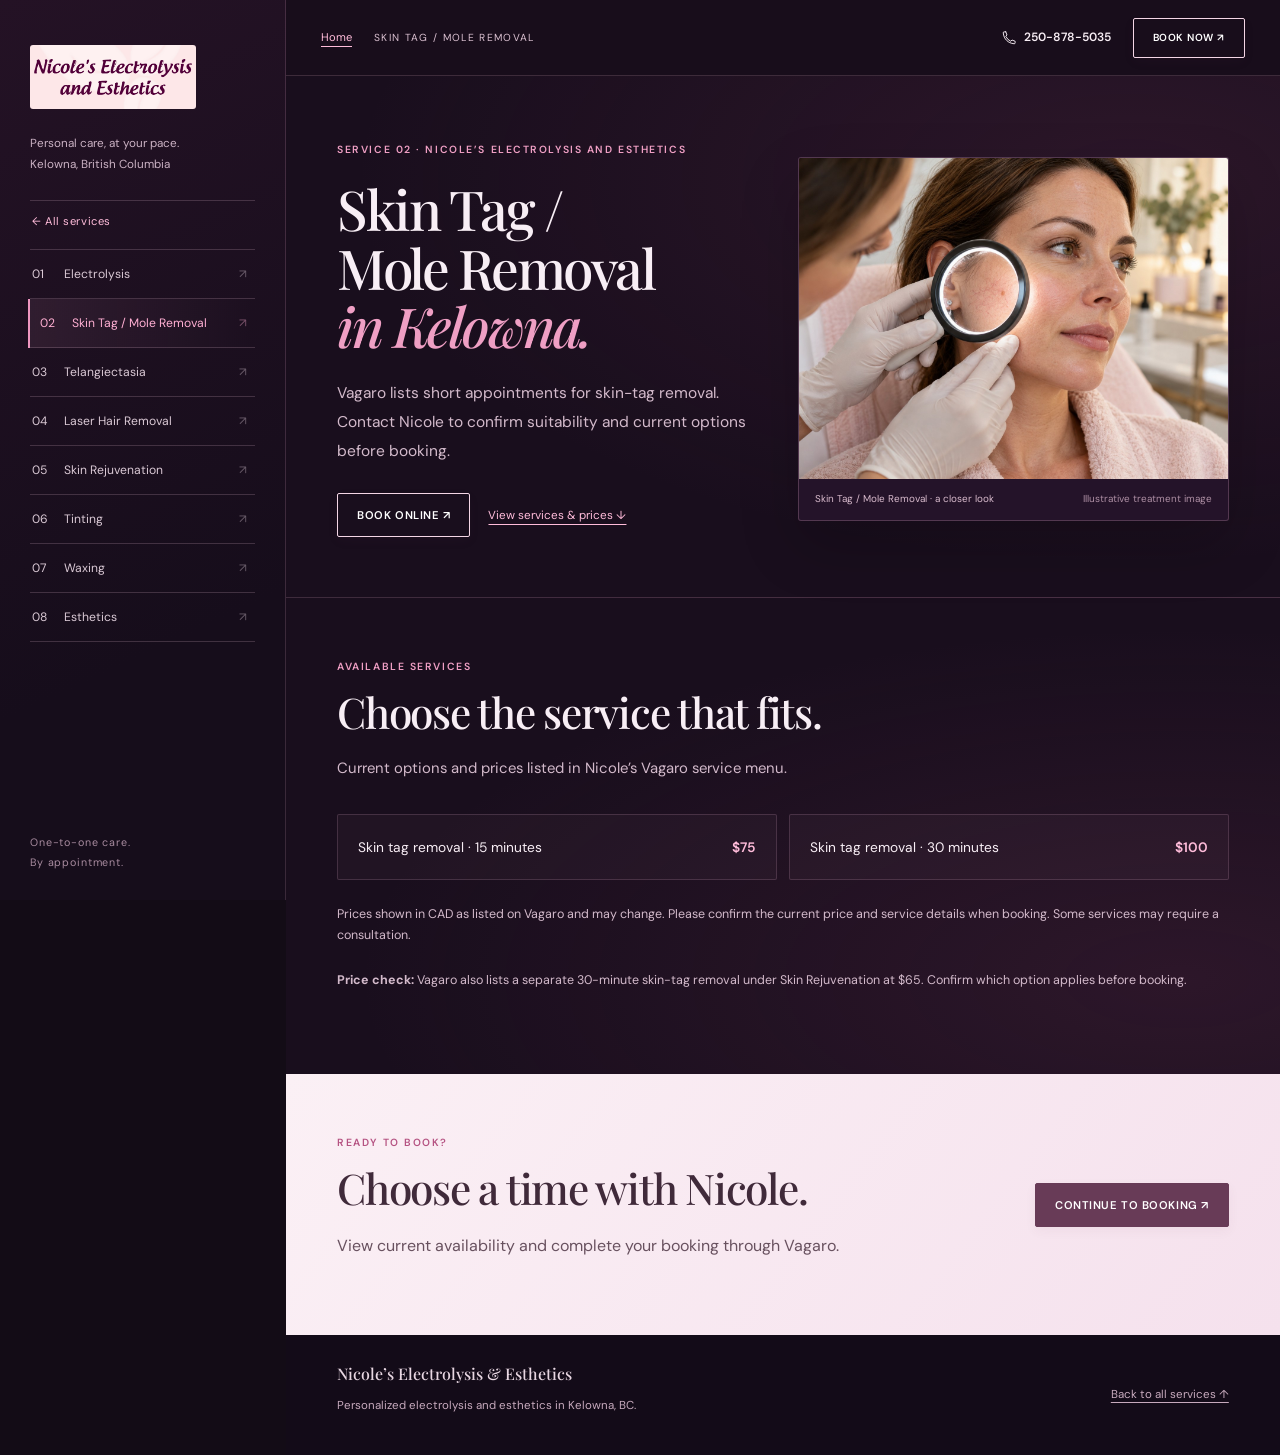
<file: skin-tag-mole-removal.html>
<!doctype html>
<html lang="en"><head><meta charset="utf-8"><meta name="viewport" content="width=device-width, initial-scale=1"><meta name="theme-color" content="#190e1d"><meta name="description" content="Skin Tag / Mole Removal services at Nicole's Electrolysis and Esthetics in Kelowna, BC."><title>Skin Tag / Mole Removal | Nicole's Electrolysis and Esthetics</title>
<link rel="preconnect" href="https://fonts.googleapis.com"><link rel="preconnect" href="https://fonts.gstatic.com" crossorigin><link href="https://fonts.googleapis.com/css2?family=DM+Sans:wght@400;500;600;700&family=Playfair+Display:wght@500;600;700&family=Syne:wght@400;500;600;700;800&display=swap" rel="stylesheet">
<link rel="stylesheet" href="assets/site.css?v=portrait-proportions-20261030"><link rel="stylesheet" href="assets/services.css?v=service-theme-20261030"><script src="assets/site.js?v=sidebar-20261028" defer></script></head>
<body class="page-service"><a class="skip-link" href="#main-content">Skip to content</a>
<aside class="service-sidebar" aria-label="Practice navigation"><a class="brand" href="index.html" aria-label="Nicole's Electrolysis and Esthetics home"><span class="brand-photo"><img class="brand-logo" src="assets/nicole-vagaro-profile.png" alt="Nicole’s Electrolysis and Esthetics" width="1200" height="800"></span></a><p class="sidebar-caption">Personal care, at your pace.<br>Kelowna, British Columbia</p><nav class="service-navigation" aria-label="Services"><a href="index.html#services" class="back-home">← All services</a><a href="electrolysis.html"><span class="menu-index">01</span><span>Electrolysis</span><span class="menu-arrow" aria-hidden="true">↗</span></a><a href="skin-tag-mole-removal.html" aria-current="page"><span class="menu-index">02</span><span>Skin Tag / Mole Removal</span><span class="menu-arrow" aria-hidden="true">↗</span></a><a href="telangiectasia.html"><span class="menu-index">03</span><span>Telangiectasia</span><span class="menu-arrow" aria-hidden="true">↗</span></a><a href="laser-hair-removal.html"><span class="menu-index">04</span><span>Laser Hair Removal</span><span class="menu-arrow" aria-hidden="true">↗</span></a><a href="skin-rejuvenation.html"><span class="menu-index">05</span><span>Skin Rejuvenation</span><span class="menu-arrow" aria-hidden="true">↗</span></a><a href="tinting.html"><span class="menu-index">06</span><span>Tinting</span><span class="menu-arrow" aria-hidden="true">↗</span></a><a href="waxing.html"><span class="menu-index">07</span><span>Waxing</span><span class="menu-arrow" aria-hidden="true">↗</span></a><a href="esthetics.html"><span class="menu-index">08</span><span>Esthetics</span><span class="menu-arrow" aria-hidden="true">↗</span></a></nav><p class="sidebar-note">One-to-one care.<br>By appointment.</p></aside>
<div class="service-workspace"><header class="service-toolbar"><a class="toolbar-home" href="index.html">Home</a><span class="current-section-label">Skin Tag / Mole Removal</span><a class="header-phone" href="tel:+12508785035" aria-label="Call Nicole at 250-878-5035"><svg viewBox="0 0 24 24" aria-hidden="true" focusable="false"><path d="M6 3H3.5A1.5 1.5 0 0 0 2 4.6C3 14.5 9.5 21 19.4 22a1.5 1.5 0 0 0 1.6-1.5V18l-5-2-2 2a16 16 0 0 1-8-8l2-2-2-5Z"/></svg><span>250-878-5035</span></a><a class="nav-cta" href="booking.html?service=skin-tag-mole-removal">Book now ↗</a></header>
<main id="main-content" tabindex="-1"><section class="hero"><div class="container hero-grid"><div><div class="eyebrow">Service 02 · Nicole’s Electrolysis and Esthetics</div><h1>Skin Tag / Mole Removal<em>in Kelowna.</em></h1><p class="lead">Vagaro lists short appointments for skin-tag removal. Contact Nicole to confirm suitability and current options before booking.</p><div class="service-hero-actions"><a class="button" href="booking.html?service=skin-tag-mole-removal">Book online ↗</a><a class="service-text-link" href="#service-details">View services &amp; prices ↓</a></div></div><figure class="service-photo"><img src="assets/service-consultation.jpg" alt="A practitioner examining a small skin mark during a skin consultation." width="1448" height="1086" fetchpriority="high" decoding="async"><figcaption><span>Skin Tag / Mole Removal · a closer look</span><span>Illustrative treatment image</span></figcaption></figure></div></section><section class="list-section" id="service-details"><div class="container"><div class="list-heading"><div class="eyebrow">Available services</div><h2>Choose the service that fits.</h2><p>Current options and prices listed in Nicole’s Vagaro service menu.</p></div><div class="service-list"><div class="service-item"><span>Skin tag removal &#183; 15 minutes</span><span class="price">$75</span></div>
<div class="service-item"><span>Skin tag removal &#183; 30 minutes</span><span class="price">$100</span></div></div><p class="price-note">Prices shown in CAD as listed on Vagaro and may change. Please confirm the current price and service details when booking. Some services may require a consultation.<p class="price-note"><strong>Price check:</strong> Vagaro also lists a separate 30-minute skin-tag removal under Skin Rejuvenation at $65. Confirm which option applies before booking.</p></div></section><section class="booking" id="booking"><div class="container booking-card"><div><div class="eyebrow">Ready to book?</div><h2>Choose a time with Nicole.</h2><p>View current availability and complete your booking through Vagaro.</p></div><a class="button" href="booking.html?service=skin-tag-mole-removal">Continue to booking ↗</a></div></section></main>
<footer class="footer"><div class="container footer-row"><div><div class="footer-brand">Nicole’s Electrolysis &amp; Esthetics</div><p>Personalized electrolysis and esthetics in Kelowna, BC.</p></div><a href="index.html#services">Back to all services ↑</a></div></footer></div></body></html>
</file>
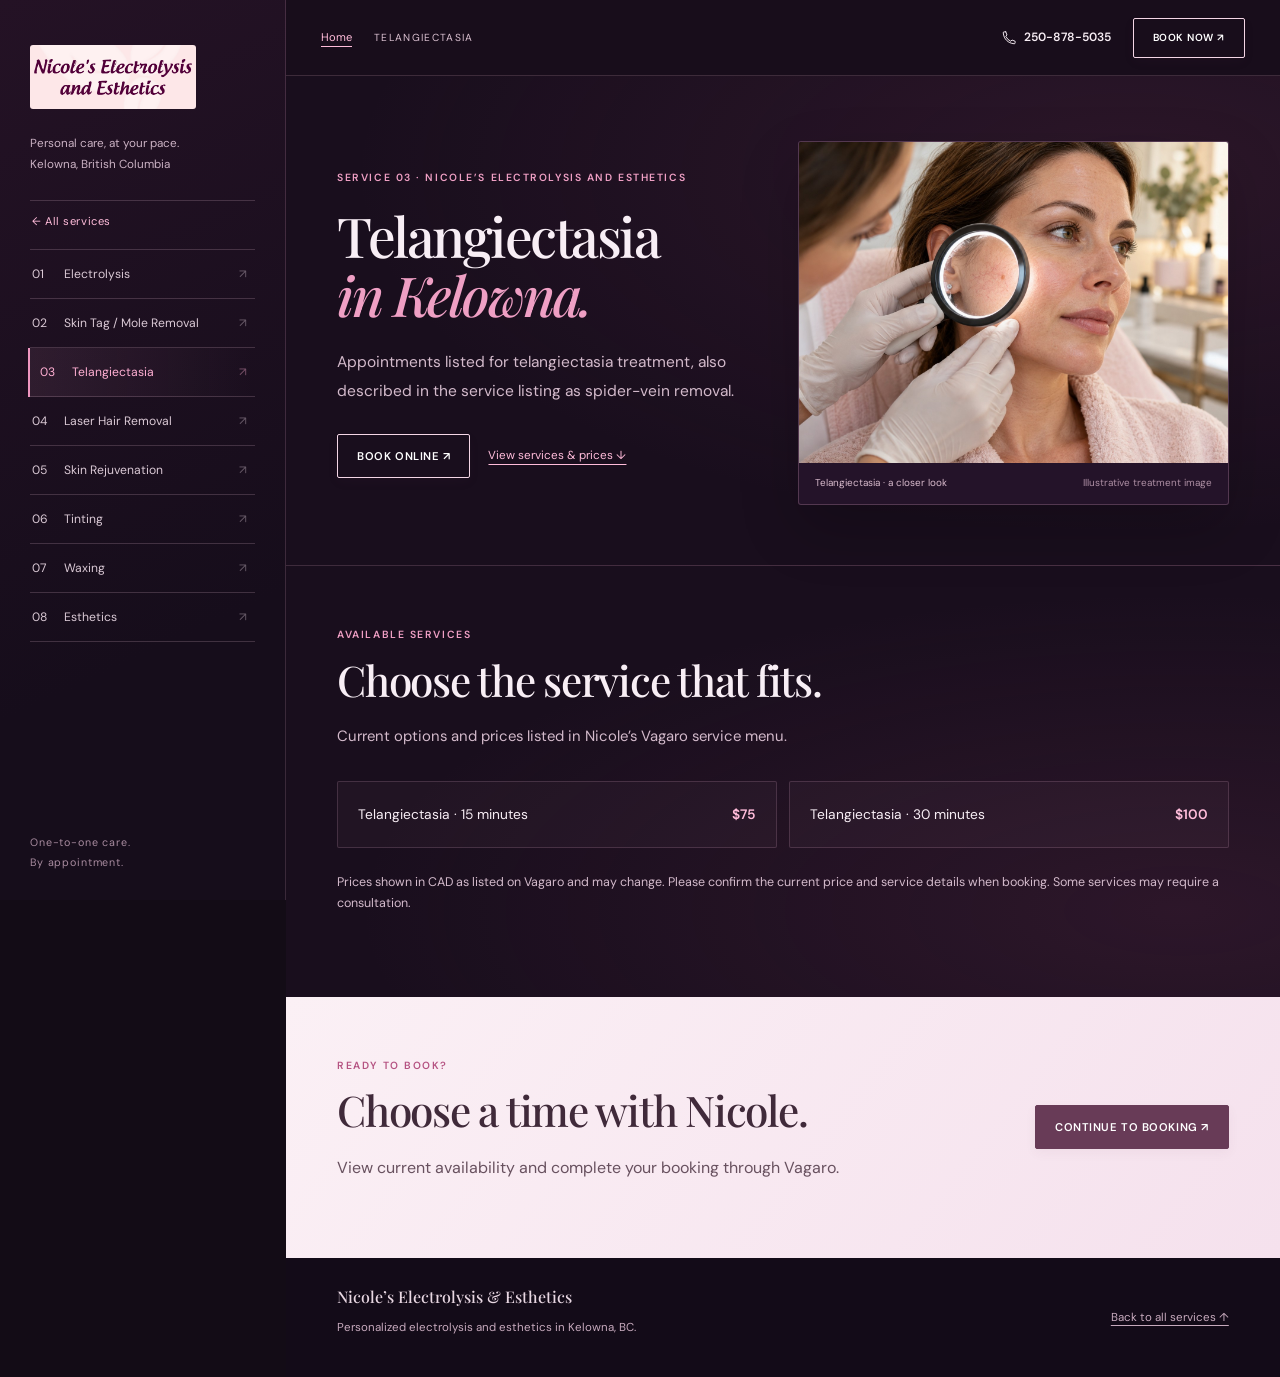
<file: telangiectasia.html>
<!doctype html>
<html lang="en"><head><meta charset="utf-8"><meta name="viewport" content="width=device-width, initial-scale=1"><meta name="theme-color" content="#190e1d"><meta name="description" content="Telangiectasia services at Nicole's Electrolysis and Esthetics in Kelowna, BC."><title>Telangiectasia | Nicole's Electrolysis and Esthetics</title>
<link rel="preconnect" href="https://fonts.googleapis.com"><link rel="preconnect" href="https://fonts.gstatic.com" crossorigin><link href="https://fonts.googleapis.com/css2?family=DM+Sans:wght@400;500;600;700&family=Playfair+Display:wght@500;600;700&family=Syne:wght@400;500;600;700;800&display=swap" rel="stylesheet">
<link rel="stylesheet" href="assets/site.css?v=portrait-proportions-20261030"><link rel="stylesheet" href="assets/services.css?v=service-theme-20261030"><script src="assets/site.js?v=sidebar-20261028" defer></script></head>
<body class="page-service"><a class="skip-link" href="#main-content">Skip to content</a>
<aside class="service-sidebar" aria-label="Practice navigation"><a class="brand" href="index.html" aria-label="Nicole's Electrolysis and Esthetics home"><span class="brand-photo"><img class="brand-logo" src="assets/nicole-vagaro-profile.png" alt="Nicole’s Electrolysis and Esthetics" width="1200" height="800"></span></a><p class="sidebar-caption">Personal care, at your pace.<br>Kelowna, British Columbia</p><nav class="service-navigation" aria-label="Services"><a href="index.html#services" class="back-home">← All services</a><a href="electrolysis.html"><span class="menu-index">01</span><span>Electrolysis</span><span class="menu-arrow" aria-hidden="true">↗</span></a><a href="skin-tag-mole-removal.html"><span class="menu-index">02</span><span>Skin Tag / Mole Removal</span><span class="menu-arrow" aria-hidden="true">↗</span></a><a href="telangiectasia.html" aria-current="page"><span class="menu-index">03</span><span>Telangiectasia</span><span class="menu-arrow" aria-hidden="true">↗</span></a><a href="laser-hair-removal.html"><span class="menu-index">04</span><span>Laser Hair Removal</span><span class="menu-arrow" aria-hidden="true">↗</span></a><a href="skin-rejuvenation.html"><span class="menu-index">05</span><span>Skin Rejuvenation</span><span class="menu-arrow" aria-hidden="true">↗</span></a><a href="tinting.html"><span class="menu-index">06</span><span>Tinting</span><span class="menu-arrow" aria-hidden="true">↗</span></a><a href="waxing.html"><span class="menu-index">07</span><span>Waxing</span><span class="menu-arrow" aria-hidden="true">↗</span></a><a href="esthetics.html"><span class="menu-index">08</span><span>Esthetics</span><span class="menu-arrow" aria-hidden="true">↗</span></a></nav><p class="sidebar-note">One-to-one care.<br>By appointment.</p></aside>
<div class="service-workspace"><header class="service-toolbar"><a class="toolbar-home" href="index.html">Home</a><span class="current-section-label">Telangiectasia</span><a class="header-phone" href="tel:+12508785035" aria-label="Call Nicole at 250-878-5035"><svg viewBox="0 0 24 24" aria-hidden="true" focusable="false"><path d="M6 3H3.5A1.5 1.5 0 0 0 2 4.6C3 14.5 9.5 21 19.4 22a1.5 1.5 0 0 0 1.6-1.5V18l-5-2-2 2a16 16 0 0 1-8-8l2-2-2-5Z"/></svg><span>250-878-5035</span></a><a class="nav-cta" href="booking.html?service=telangiectasia">Book now ↗</a></header>
<main id="main-content" tabindex="-1"><section class="hero"><div class="container hero-grid"><div><div class="eyebrow">Service 03 · Nicole’s Electrolysis and Esthetics</div><h1>Telangiectasia<em>in Kelowna.</em></h1><p class="lead">Appointments listed for telangiectasia treatment, also described in the service listing as spider-vein removal.</p><div class="service-hero-actions"><a class="button" href="booking.html?service=telangiectasia">Book online ↗</a><a class="service-text-link" href="#service-details">View services &amp; prices ↓</a></div></div><figure class="service-photo"><img src="assets/service-consultation.jpg" alt="A close skin examination showing small visible facial capillaries." width="1448" height="1086" fetchpriority="high" decoding="async"><figcaption><span>Telangiectasia · a closer look</span><span>Illustrative treatment image</span></figcaption></figure></div></section><section class="list-section" id="service-details"><div class="container"><div class="list-heading"><div class="eyebrow">Available services</div><h2>Choose the service that fits.</h2><p>Current options and prices listed in Nicole’s Vagaro service menu.</p></div><div class="service-list"><div class="service-item"><span>Telangiectasia &#183; 15 minutes</span><span class="price">$75</span></div>
<div class="service-item"><span>Telangiectasia &#183; 30 minutes</span><span class="price">$100</span></div></div><p class="price-note">Prices shown in CAD as listed on Vagaro and may change. Please confirm the current price and service details when booking. Some services may require a consultation.</p></div></section><section class="booking" id="booking"><div class="container booking-card"><div><div class="eyebrow">Ready to book?</div><h2>Choose a time with Nicole.</h2><p>View current availability and complete your booking through Vagaro.</p></div><a class="button" href="booking.html?service=telangiectasia">Continue to booking ↗</a></div></section></main>
<footer class="footer"><div class="container footer-row"><div><div class="footer-brand">Nicole’s Electrolysis &amp; Esthetics</div><p>Personalized electrolysis and esthetics in Kelowna, BC.</p></div><a href="index.html#services">Back to all services ↑</a></div></footer></div></body></html>
</file>
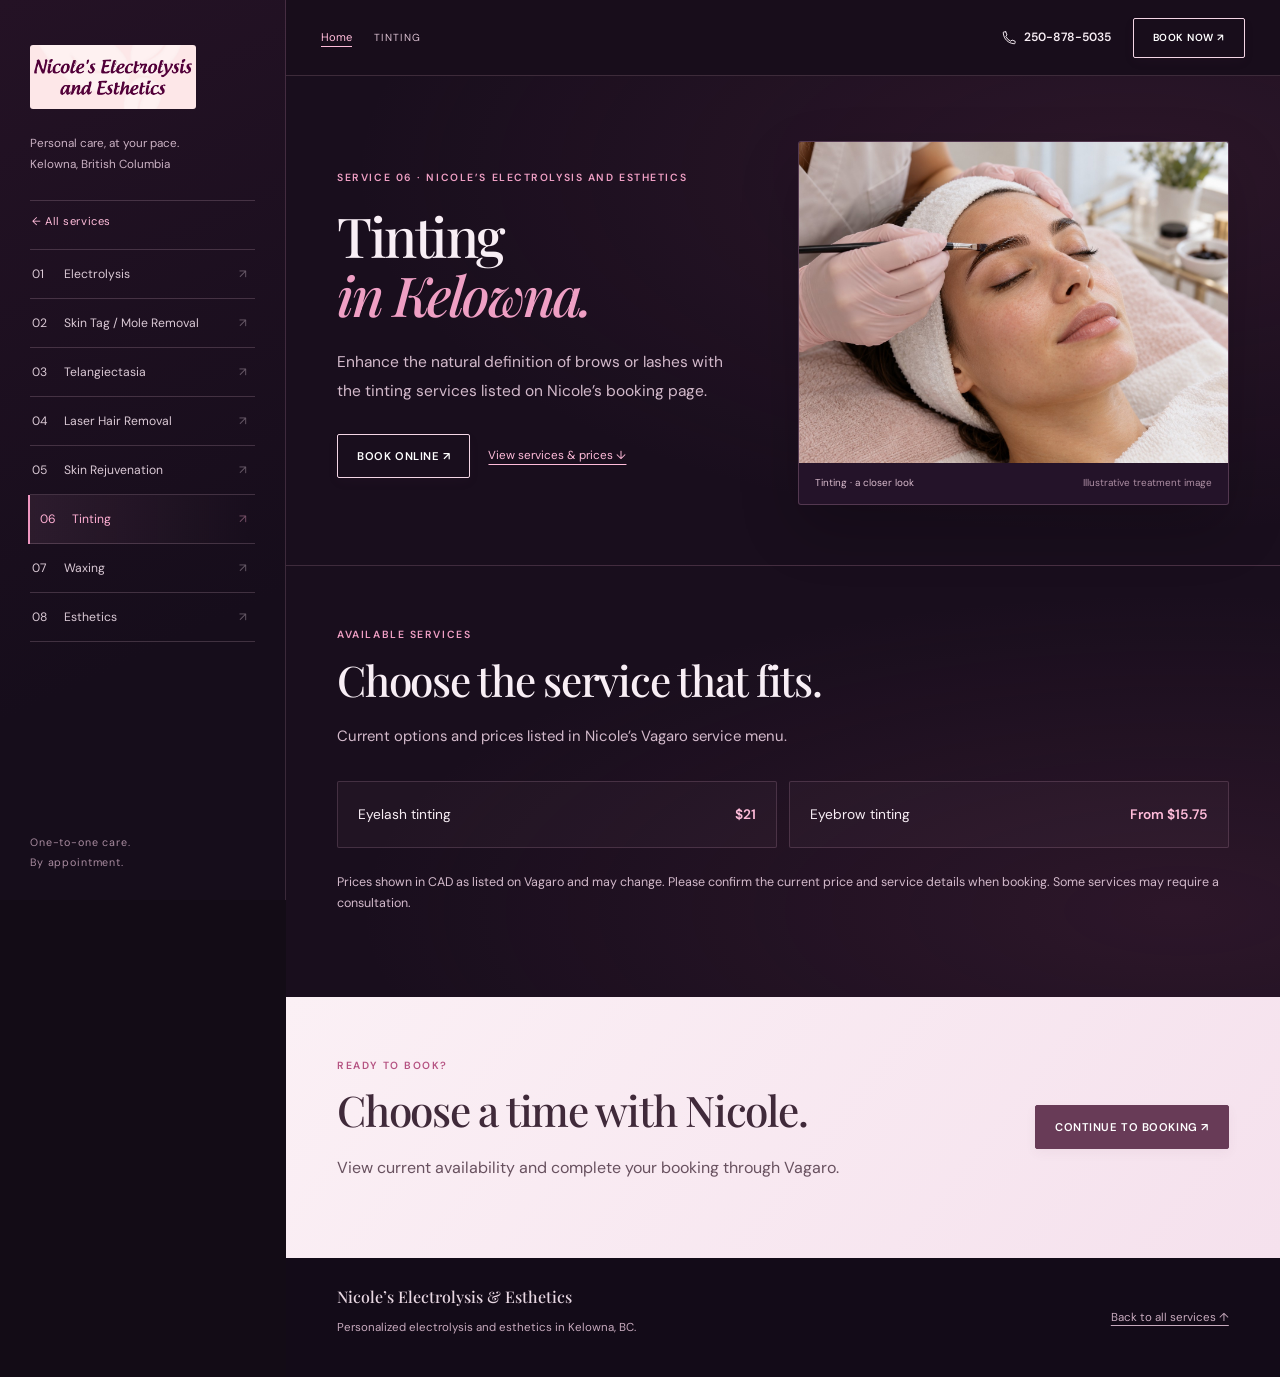
<file: tinting.html>
<!doctype html>
<html lang="en"><head><meta charset="utf-8"><meta name="viewport" content="width=device-width, initial-scale=1"><meta name="theme-color" content="#190e1d"><meta name="description" content="Tinting services at Nicole's Electrolysis and Esthetics in Kelowna, BC."><title>Tinting | Nicole's Electrolysis and Esthetics</title>
<link rel="preconnect" href="https://fonts.googleapis.com"><link rel="preconnect" href="https://fonts.gstatic.com" crossorigin><link href="https://fonts.googleapis.com/css2?family=DM+Sans:wght@400;500;600;700&family=Playfair+Display:wght@500;600;700&family=Syne:wght@400;500;600;700;800&display=swap" rel="stylesheet">
<link rel="stylesheet" href="assets/site.css?v=portrait-proportions-20261030"><link rel="stylesheet" href="assets/services.css?v=service-theme-20261030"><script src="assets/site.js?v=sidebar-20261028" defer></script></head>
<body class="page-service"><a class="skip-link" href="#main-content">Skip to content</a>
<aside class="service-sidebar" aria-label="Practice navigation"><a class="brand" href="index.html" aria-label="Nicole's Electrolysis and Esthetics home"><span class="brand-photo"><img class="brand-logo" src="assets/nicole-vagaro-profile.png" alt="Nicole’s Electrolysis and Esthetics" width="1200" height="800"></span></a><p class="sidebar-caption">Personal care, at your pace.<br>Kelowna, British Columbia</p><nav class="service-navigation" aria-label="Services"><a href="index.html#services" class="back-home">← All services</a><a href="electrolysis.html"><span class="menu-index">01</span><span>Electrolysis</span><span class="menu-arrow" aria-hidden="true">↗</span></a><a href="skin-tag-mole-removal.html"><span class="menu-index">02</span><span>Skin Tag / Mole Removal</span><span class="menu-arrow" aria-hidden="true">↗</span></a><a href="telangiectasia.html"><span class="menu-index">03</span><span>Telangiectasia</span><span class="menu-arrow" aria-hidden="true">↗</span></a><a href="laser-hair-removal.html"><span class="menu-index">04</span><span>Laser Hair Removal</span><span class="menu-arrow" aria-hidden="true">↗</span></a><a href="skin-rejuvenation.html"><span class="menu-index">05</span><span>Skin Rejuvenation</span><span class="menu-arrow" aria-hidden="true">↗</span></a><a href="tinting.html" aria-current="page"><span class="menu-index">06</span><span>Tinting</span><span class="menu-arrow" aria-hidden="true">↗</span></a><a href="waxing.html"><span class="menu-index">07</span><span>Waxing</span><span class="menu-arrow" aria-hidden="true">↗</span></a><a href="esthetics.html"><span class="menu-index">08</span><span>Esthetics</span><span class="menu-arrow" aria-hidden="true">↗</span></a></nav><p class="sidebar-note">One-to-one care.<br>By appointment.</p></aside>
<div class="service-workspace"><header class="service-toolbar"><a class="toolbar-home" href="index.html">Home</a><span class="current-section-label">Tinting</span><a class="header-phone" href="tel:+12508785035" aria-label="Call Nicole at 250-878-5035"><svg viewBox="0 0 24 24" aria-hidden="true" focusable="false"><path d="M6 3H3.5A1.5 1.5 0 0 0 2 4.6C3 14.5 9.5 21 19.4 22a1.5 1.5 0 0 0 1.6-1.5V18l-5-2-2 2a16 16 0 0 1-8-8l2-2-2-5Z"/></svg><span>250-878-5035</span></a><a class="nav-cta" href="booking.html?service=tinting">Book now ↗</a></header>
<main id="main-content" tabindex="-1"><section class="hero"><div class="container hero-grid"><div><div class="eyebrow">Service 06 · Nicole’s Electrolysis and Esthetics</div><h1>Tinting<em>in Kelowna.</em></h1><p class="lead">Enhance the natural definition of brows or lashes with the tinting services listed on Nicole’s booking page.</p><div class="service-hero-actions"><a class="button" href="booking.html?service=tinting">Book online ↗</a><a class="service-text-link" href="#service-details">View services &amp; prices ↓</a></div></div><figure class="service-photo"><img src="assets/service-brows.jpg" alt="A professional applying eyebrow tint with a fine brush." width="1448" height="1086" fetchpriority="high" decoding="async"><figcaption><span>Tinting · a closer look</span><span>Illustrative treatment image</span></figcaption></figure></div></section><section class="list-section" id="service-details"><div class="container"><div class="list-heading"><div class="eyebrow">Available services</div><h2>Choose the service that fits.</h2><p>Current options and prices listed in Nicole’s Vagaro service menu.</p></div><div class="service-list"><div class="service-item"><span>Eyelash tinting</span><span class="price">$21</span></div>
<div class="service-item"><span>Eyebrow tinting</span><span class="price">From $15.75</span></div></div><p class="price-note">Prices shown in CAD as listed on Vagaro and may change. Please confirm the current price and service details when booking. Some services may require a consultation.</p></div></section><section class="booking" id="booking"><div class="container booking-card"><div><div class="eyebrow">Ready to book?</div><h2>Choose a time with Nicole.</h2><p>View current availability and complete your booking through Vagaro.</p></div><a class="button" href="booking.html?service=tinting">Continue to booking ↗</a></div></section></main>
<footer class="footer"><div class="container footer-row"><div><div class="footer-brand">Nicole’s Electrolysis &amp; Esthetics</div><p>Personalized electrolysis and esthetics in Kelowna, BC.</p></div><a href="index.html#services">Back to all services ↑</a></div></footer></div></body></html>
</file>
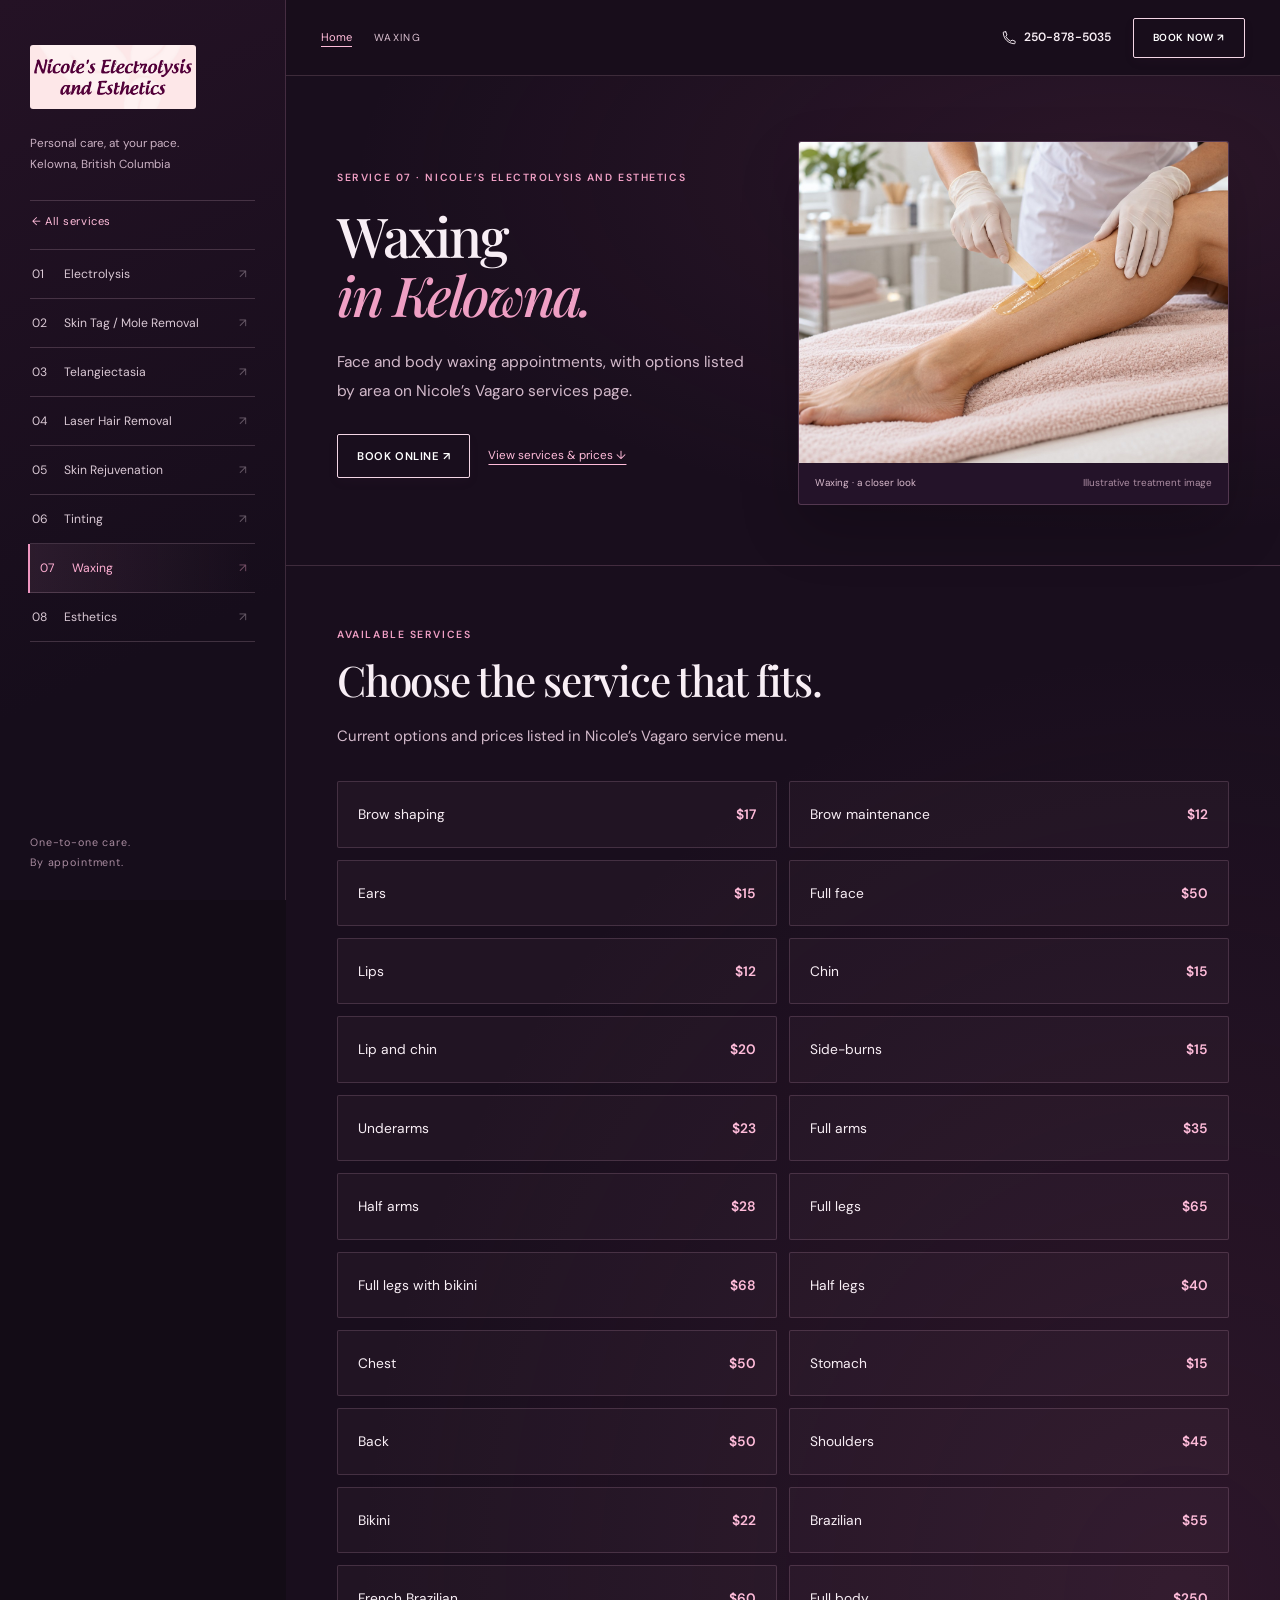
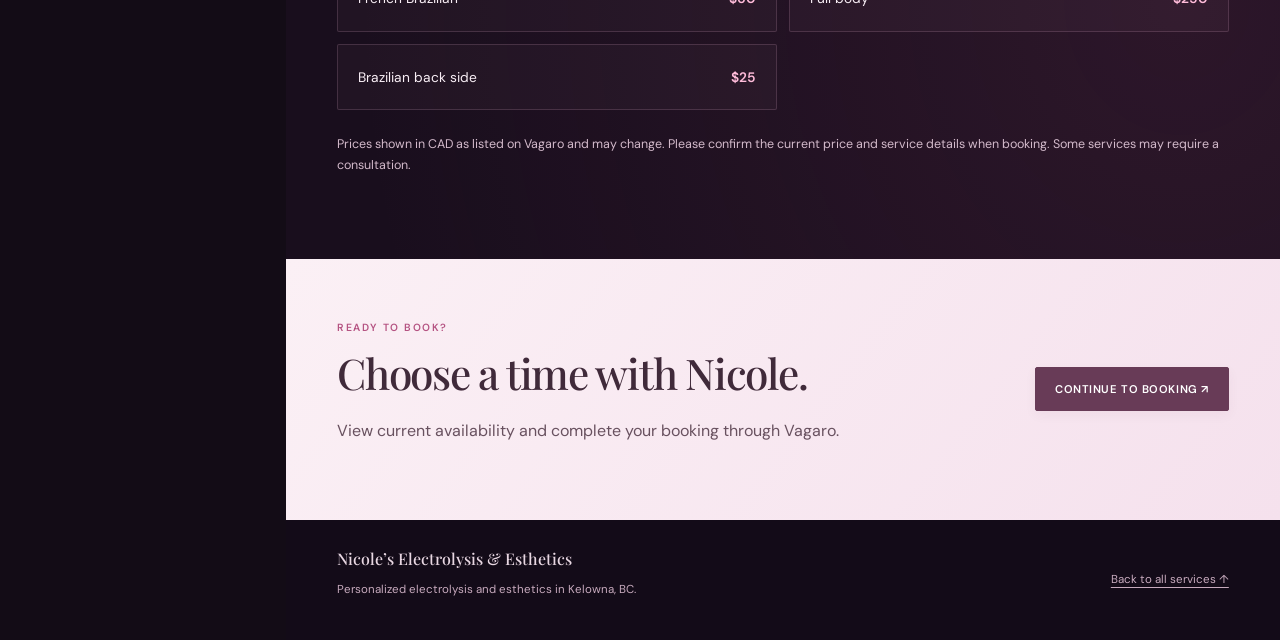
<file: waxing.html>
<!doctype html>
<html lang="en"><head><meta charset="utf-8"><meta name="viewport" content="width=device-width, initial-scale=1"><meta name="theme-color" content="#190e1d"><meta name="description" content="Waxing services at Nicole's Electrolysis and Esthetics in Kelowna, BC."><title>Waxing | Nicole's Electrolysis and Esthetics</title>
<link rel="preconnect" href="https://fonts.googleapis.com"><link rel="preconnect" href="https://fonts.gstatic.com" crossorigin><link href="https://fonts.googleapis.com/css2?family=DM+Sans:wght@400;500;600;700&family=Playfair+Display:wght@500;600;700&family=Syne:wght@400;500;600;700;800&display=swap" rel="stylesheet">
<link rel="stylesheet" href="assets/site.css?v=portrait-proportions-20261030"><link rel="stylesheet" href="assets/services.css?v=service-theme-20261030"><script src="assets/site.js?v=sidebar-20261028" defer></script></head>
<body class="page-service"><a class="skip-link" href="#main-content">Skip to content</a>
<aside class="service-sidebar" aria-label="Practice navigation"><a class="brand" href="index.html" aria-label="Nicole's Electrolysis and Esthetics home"><span class="brand-photo"><img class="brand-logo" src="assets/nicole-vagaro-profile.png" alt="Nicole’s Electrolysis and Esthetics" width="1200" height="800"></span></a><p class="sidebar-caption">Personal care, at your pace.<br>Kelowna, British Columbia</p><nav class="service-navigation" aria-label="Services"><a href="index.html#services" class="back-home">← All services</a><a href="electrolysis.html"><span class="menu-index">01</span><span>Electrolysis</span><span class="menu-arrow" aria-hidden="true">↗</span></a><a href="skin-tag-mole-removal.html"><span class="menu-index">02</span><span>Skin Tag / Mole Removal</span><span class="menu-arrow" aria-hidden="true">↗</span></a><a href="telangiectasia.html"><span class="menu-index">03</span><span>Telangiectasia</span><span class="menu-arrow" aria-hidden="true">↗</span></a><a href="laser-hair-removal.html"><span class="menu-index">04</span><span>Laser Hair Removal</span><span class="menu-arrow" aria-hidden="true">↗</span></a><a href="skin-rejuvenation.html"><span class="menu-index">05</span><span>Skin Rejuvenation</span><span class="menu-arrow" aria-hidden="true">↗</span></a><a href="tinting.html"><span class="menu-index">06</span><span>Tinting</span><span class="menu-arrow" aria-hidden="true">↗</span></a><a href="waxing.html" aria-current="page"><span class="menu-index">07</span><span>Waxing</span><span class="menu-arrow" aria-hidden="true">↗</span></a><a href="esthetics.html"><span class="menu-index">08</span><span>Esthetics</span><span class="menu-arrow" aria-hidden="true">↗</span></a></nav><p class="sidebar-note">One-to-one care.<br>By appointment.</p></aside>
<div class="service-workspace"><header class="service-toolbar"><a class="toolbar-home" href="index.html">Home</a><span class="current-section-label">Waxing</span><a class="header-phone" href="tel:+12508785035" aria-label="Call Nicole at 250-878-5035"><svg viewBox="0 0 24 24" aria-hidden="true" focusable="false"><path d="M6 3H3.5A1.5 1.5 0 0 0 2 4.6C3 14.5 9.5 21 19.4 22a1.5 1.5 0 0 0 1.6-1.5V18l-5-2-2 2a16 16 0 0 1-8-8l2-2-2-5Z"/></svg><span>250-878-5035</span></a><a class="nav-cta" href="booking.html?service=waxing">Book now ↗</a></header>
<main id="main-content" tabindex="-1"><section class="hero"><div class="container hero-grid"><div><div class="eyebrow">Service 07 · Nicole’s Electrolysis and Esthetics</div><h1>Waxing<em>in Kelowna.</em></h1><p class="lead">Face and body waxing appointments, with options listed by area on Nicole’s Vagaro services page.</p><div class="service-hero-actions"><a class="button" href="booking.html?service=waxing">Book online ↗</a><a class="service-text-link" href="#service-details">View services &amp; prices ↓</a></div></div><figure class="service-photo"><img src="assets/service-waxing.jpg" alt="Warm wax being applied to a lower leg with a wooden spatula." width="1448" height="1086" fetchpriority="high" decoding="async"><figcaption><span>Waxing · a closer look</span><span>Illustrative treatment image</span></figcaption></figure></div></section><section class="list-section" id="service-details"><div class="container"><div class="list-heading"><div class="eyebrow">Available services</div><h2>Choose the service that fits.</h2><p>Current options and prices listed in Nicole’s Vagaro service menu.</p></div><div class="service-list"><div class="service-item"><span>Brow shaping</span><span class="price">$17</span></div>
<div class="service-item"><span>Brow maintenance</span><span class="price">$12</span></div>
<div class="service-item"><span>Ears</span><span class="price">$15</span></div>
<div class="service-item"><span>Full face</span><span class="price">$50</span></div>
<div class="service-item"><span>Lips</span><span class="price">$12</span></div>
<div class="service-item"><span>Chin</span><span class="price">$15</span></div>
<div class="service-item"><span>Lip and chin</span><span class="price">$20</span></div>
<div class="service-item"><span>Side-burns</span><span class="price">$15</span></div>
<div class="service-item"><span>Underarms</span><span class="price">$23</span></div>
<div class="service-item"><span>Full arms</span><span class="price">$35</span></div>
<div class="service-item"><span>Half arms</span><span class="price">$28</span></div>
<div class="service-item"><span>Full legs</span><span class="price">$65</span></div>
<div class="service-item"><span>Full legs with bikini</span><span class="price">$68</span></div>
<div class="service-item"><span>Half legs</span><span class="price">$40</span></div>
<div class="service-item"><span>Chest</span><span class="price">$50</span></div>
<div class="service-item"><span>Stomach</span><span class="price">$15</span></div>
<div class="service-item"><span>Back</span><span class="price">$50</span></div>
<div class="service-item"><span>Shoulders</span><span class="price">$45</span></div>
<div class="service-item"><span>Bikini</span><span class="price">$22</span></div>
<div class="service-item"><span>Brazilian</span><span class="price">$55</span></div>
<div class="service-item"><span>French Brazilian</span><span class="price">$60</span></div>
<div class="service-item"><span>Full body</span><span class="price">$250</span></div>
<div class="service-item"><span>Brazilian back side</span><span class="price">$25</span></div></div><p class="price-note">Prices shown in CAD as listed on Vagaro and may change. Please confirm the current price and service details when booking. Some services may require a consultation.</p></div></section><section class="booking" id="booking"><div class="container booking-card"><div><div class="eyebrow">Ready to book?</div><h2>Choose a time with Nicole.</h2><p>View current availability and complete your booking through Vagaro.</p></div><a class="button" href="booking.html?service=waxing">Continue to booking ↗</a></div></section></main>
<footer class="footer"><div class="container footer-row"><div><div class="footer-brand">Nicole’s Electrolysis &amp; Esthetics</div><p>Personalized electrolysis and esthetics in Kelowna, BC.</p></div><a href="index.html#services">Back to all services ↑</a></div></footer></div></body></html>
</file>
<file: assets/site.css>
/* Shared finishing and motion layer. All content remains visible without JavaScript. */
:root{--rose:#a64e73;--plum:#683b57;--ease-out:cubic-bezier(.22,1,.36,1)}
html{scroll-padding-top:110px}body{-webkit-font-smoothing:antialiased}
::selection{background:#eec7d7;color:#49263b}
.header{background:rgba(255,249,251,.95);transition:box-shadow .35s ease,border-color .35s ease}
.header.is-scrolled{box-shadow:0 7px 30px #683b5710;border-bottom-color:#e6c9d6}
.header::after{content:"";position:absolute;bottom:-1px;left:0;width:100%;height:2px;background:linear-gradient(90deg,#d5a0b7,#a64e73);transform:scaleX(var(--page-progress,0));transform-origin:left;pointer-events:none}
.nav{gap:20px}.navlinks{gap:22px}.navlinks .nav-cta{color:#fff}
.header-phone{display:inline-flex;align-items:center;gap:7px;white-space:nowrap;text-decoration:none;font:600 .78rem/1.3 var(--sans);color:var(--plum);margin-left:auto;min-height:44px}
.header-phone svg{width:15px;height:15px;flex:none;fill:none;stroke:currentColor;stroke-width:1.5;stroke-linecap:round;stroke-linejoin:round}
.header-phone:hover{color:var(--rose)}
.navlinks a:not(.nav-cta),.text-link,.card-link{position:relative}
.navlinks a:not(.nav-cta)::after{content:"";position:absolute;bottom:-7px;left:0;width:100%;height:1px;background:currentColor;transform:scaleX(0);transform-origin:right;transition:transform .3s var(--ease-out)}
.navlinks a:not(.nav-cta):hover::after,.navlinks a[aria-current="location"]::after{transform:scaleX(1);transform-origin:left}
a:focus-visible,button:focus-visible{outline:2px solid var(--rose);outline-offset:5px}
.button,.nav-cta{min-height:46px;border-radius:5px;transition:background-color .3s ease,box-shadow .3s ease,transform .35s var(--ease-out);box-shadow:0 4px 12px #683b570d}
.button span,.nav-cta span,.card-link span,.text-link span{display:inline-block;transition:transform .35s var(--ease-out)}
.brand-mark{transition:background .3s ease,transform .5s var(--ease-out);background:#fff9fc}
.hero{position:relative;isolation:isolate;background:radial-gradient(ellipse at 88% 20%,#f6e1eb 0,transparent 53%)}
.hero h1,.section-title,.intro h2,.approach h2,.list-heading h2{ text-wrap:balance }
.hero-lede,.lead{line-height:1.8}.hero-note{letter-spacing:.015em}
.hero-image-wrap{isolation:isolate}
.hero-image-wrap::before{content:"";position:absolute;inset:-13px 8px 32px 16px;border:1px solid #c58ca66b;border-radius:48% 48% 4px 4px;z-index:-1}
.hero-image{box-shadow:0 24px 60px #683b571c;translate:0 var(--image-drift,0px);transition:filter .7s ease;filter:saturate(.88)}
.image-tag{border-left:2px solid #bc809a;background:#fffcfded;backdrop-filter:blur(10px);box-shadow:0 12px 35px #683b5717}
.round-stamp{box-shadow:0 8px 24px #683b5710;transform:rotate(7deg)}
.hero-botanical{position:absolute;left:-54px;bottom:25px;width:170px;height:220px;color:#9c5f7d;pointer-events:none;z-index:2;transform:rotate(-16deg)}
.botanical{width:100%;height:100%;overflow:visible;fill:none;stroke:currentColor;stroke-width:1.1;stroke-linecap:round;stroke-linejoin:round}
.botanical .petal{fill:#fff6fa;fill-opacity:.78}.botanical .leaf{fill:#edcfdd;fill-opacity:.45}
.botanical path{stroke-dasharray:1;stroke-dashoffset:0}
.botanical.is-drawing path{animation:botanical-line 1.6s var(--ease-out) both}
.botanical.is-drawing .petal:nth-child(2n){animation-delay:.12s}.botanical.is-drawing .leaf{animation-delay:.18s}
@keyframes botanical-line{from{stroke-dashoffset:1;fill-opacity:0}to{stroke-dashoffset:0}}
.trust{border-top:1px solid #ead0dc;border-bottom:1px solid #ead0dc;background:#f7e9f0}
.trust-item{color:#614b58}.trust-dot{color:#b37792}
.services{background:#fffcfd}.service-grid{gap:24px}
.service-card{min-height:330px;border-radius:4px;background:linear-gradient(145deg,#fff9fc,#f8edf2);padding:34px 34px 30px;display:flex;flex-direction:column;transition:transform .5s var(--ease-out),box-shadow .5s var(--ease-out),border-color .35s ease}
.service-card:nth-child(even){background:linear-gradient(145deg,#fcf0f6,#f9e8f0)}
.service-card h3{font-size:1.85rem;max-width:85%;margin:28px 0 12px}.service-card p{font-size:.95rem;max-width:80%;color:#6b5965;margin-bottom:24px}
.service-card .card-link{align-self:flex-start;margin-top:auto;z-index:2;padding-bottom:4px;border-bottom:1px solid #c58ca658}
.service-art{border:0!important;border-radius:0;right:8px;bottom:20px;width:100px;height:150px;opacity:.52;pointer-events:none;transition:transform .7s var(--ease-out),opacity .4s ease}
.service-art .botanical{stroke-width:1.3}.service-art .petal{fill-opacity:.2}
.service-card:nth-child(3n) .service-art{rotate:12deg}.service-card:nth-child(3n+1) .service-art{rotate:-10deg}
.service-number{font:600 .68rem var(--sans);letter-spacing:.15em;color:#99617c}
.approach-photo{border-radius:45% 45% 4px 4px;box-shadow:0 16px 50px #683b5710}
.step{transition:border-color .3s ease}.step-num{width:32px;height:32px;border:1px solid #e4c2d2;border-radius:50%;display:grid;place-items:center;background:#fff9fc}
.quote{position:relative;overflow:hidden;background:radial-gradient(ellipse at 15% 80%,#87536d,transparent 60%),#683b57!important}
.quote::before,.quote::after{content:"";position:absolute;width:260px;height:260px;border:1px solid #e2b9cc26;border-radius:50%;pointer-events:none}.quote::before{left:-130px;top:-70px}.quote::after{right:-125px;bottom:-100px}
.floral-mark{border-radius:48% 48% 4px 4px;background:linear-gradient(145deg,#fcf0f6,#f3dce7);width:min(310px,65vw);aspect-ratio:4/5;display:flex;flex-direction:column;justify-content:center;gap:0;padding:16px 22px 28px;position:relative;box-shadow:0 18px 45px #683b570c}
.floral-mark::before{content:"";position:absolute;inset:10px;border:1px solid #bb809b40;border-radius:48% 48% 2px 2px;pointer-events:none}.floral-mark .botanical{height:220px;width:180px}.floral-mark span{font:italic 1.3rem/1.4 var(--serif)}
.service-item{border-radius:3px;padding:19px 20px;align-items:start;gap:18px;transition:border-color .3s ease}.service-item span:first-child{min-width:0}.price{padding-top:1px}
.booking-card{border-radius:5px;background:linear-gradient(120deg,#f6e1eb,#faedf3);border:1px solid #e9ccda}.booking-card .button{flex-shrink:0}
.booking-contact{border-radius:4px}.contact-copy p,.lead,.list-heading p,.booking p{color:#6b5965}
.footer{background:#503746}.footer a{transition:color .2s ease}
.skip-link{position:fixed;z-index:100;top:10px;left:16px;background:#683b57;color:#fff;padding:10px 16px;transform:translateY(-150%);text-decoration:none;border-radius:4px}.skip-link:focus{transform:none}
.motion-entrance{will-change:opacity,translate}
@media(hover:hover) and (pointer:fine){
 .button:hover,.nav-cta:hover{background:#683b57;border-color:#683b57;box-shadow:0 10px 24px #683b5724;transform:translateY(-2px)}
 .button:hover span,.nav-cta:hover span{transform:translate(2px,-2px)}
 .service-card:hover{transform:translateY(-6px);box-shadow:0 24px 50px #683b5717;border-color:#c98ba8}
 .service-card:hover .service-art{transform:rotate(6deg) scale(1.06);opacity:.85}
 .service-card:hover .card-link span{transform:translateX(5px)}
 .brand:hover .brand-mark{transform:rotate(-8deg);background:#f7e3ed}
 .hero-image-wrap:hover .hero-image{filter:saturate(1)}
 .text-link:hover span{transform:translateY(3px)}
}
@media(max-width:1100px){
 .has-mobile-menu .nav{height:76px;gap:12px}.has-mobile-menu .menu-toggle{display:block;min-width:38px;min-height:44px;padding:7px}
 .has-mobile-menu .navlinks{display:none;position:absolute;top:76px;left:0;right:0;background:#fff7fa;padding:18px 24px 24px;border-bottom:1px solid #eed5e0;flex-direction:column;align-items:stretch;gap:0;max-height:calc(100dvh - 76px);overflow-y:auto;box-shadow:0 15px 25px #683b570c}
 .has-mobile-menu .navlinks.open{display:flex;animation:menu-enter .24s var(--ease-out)}
 .has-mobile-menu .navlinks a{padding:12px 0;border-bottom:1px solid #eed5e0}.has-mobile-menu .navlinks a::after{display:none}
 .has-mobile-menu .navlinks .nav-cta{margin-top:14px;padding:14px;color:#fff;text-align:center;border:0}
}
@keyframes menu-enter{from{opacity:0;translate:0 -8px}to{opacity:1;translate:0 0}}
@media(max-width:760px){
 html{scroll-padding-top:120px}.header-phone{font-size:.73rem;margin-left:auto}.header-phone svg{width:13px;height:13px}
 .hero-botanical{left:-10px;bottom:16px;width:120px;height:165px}.hero-image-wrap::before{inset:-10px 8px 30px 6px}
 .service-card{min-height:305px;padding:28px}.service-card h3{font-size:1.8rem}.service-card p{max-width:82%}.service-art{width:84px;height:130px;right:5px;bottom:20px}
 .page-service .nav,.page-booking .nav{height:auto;min-height:100px;display:grid;grid-template-columns:minmax(0,1fr) auto;gap:10px 12px;padding-block:14px}
 .page-service .brand,.page-booking .brand{font-size:.95rem;max-width:210px;line-height:1.3}
 .page-service .navlinks,.page-booking .navlinks{grid-column:1/-1;display:flex;justify-content:space-between;gap:10px}
 .page-service .navlinks a:first-child,.page-booking .navlinks a:first-child{display:inline-block;font-size:.78rem}
 .page-service .navlinks .nav-cta,.page-booking .navlinks .button{min-height:40px;padding:9px 15px;font-size:.78rem}
 .page-service .hero{padding:44px 0}.page-service .floral-mark{display:none}.page-service h1{font-size:clamp(2.45rem,10vw,4rem);overflow-wrap:break-word}
 .service-item{padding:16px 14px}.service-item span:first-child{font-size:.85rem}.service-item .price{font-size:.85rem}
 .booking-card{padding:28px}.booking-card .button{max-width:100%}.booking-card h2{font-size:2rem}
}
@media(max-width:440px){
 .has-mobile-menu .nav{gap:6px}.has-mobile-menu .brand{gap:7px}.has-mobile-menu .brand-mark{width:32px;height:32px;font-size:1rem}
 .has-mobile-menu .brand-name{font-size:.78rem}.has-mobile-menu .brand-sub{font-size:.5rem;letter-spacing:.1em}.has-mobile-menu .header-phone{font-size:.73rem;gap:4px}.has-mobile-menu .header-phone svg{display:none}
 .has-mobile-menu .menu-toggle{min-width:30px;padding:4px}.service-card h3{max-width:95%}.service-art{opacity:.38}
}
@media(max-width:350px){.has-mobile-menu .brand-mark{display:none}}
@media(prefers-reduced-motion:reduce){
 html{scroll-behavior:auto}*,*::before,*::after{animation:none!important;transition:none!important}.hero-image{translate:none!important}.motion-entrance{opacity:1!important;translate:none!important;will-change:auto}.service-card:hover,.button:hover,.nav-cta:hover{transform:none}
}
@media print{.header,.skip-link{display:none}.motion-entrance{opacity:1!important;translate:none!important}*{animation:none!important}}




/* Iridescent immersive homepage */
body.page-home{--ink:#f8eef5;--muted:#d3bacb;--green:#ec8cb8;--green-dark:#a83e78;--sage:#f2bedb;--line:#5b3b56;background:#130c16;color:#f8eef5}
.page-home{overflow-x:clip;scroll-behavior:smooth}
.page-home .topline{display:none}
.page-home .container{width:min(1480px,calc(100% - 64px));margin-inline:auto}
.page-home .header{position:sticky;top:0;z-index:50;width:100%;margin:0 0 -84px;background:transparent;border:0;backdrop-filter:blur(0);transition:background .35s ease,border-color .35s ease,backdrop-filter .35s ease}
.page-home .header.is-scrolled{background:rgba(18,8,19,.78);border-bottom:1px solid #f7d7eb22;backdrop-filter:blur(18px)}
.page-home .nav{max-width:1560px;height:84px;padding-inline:clamp(20px,4.2vw,72px);gap:clamp(16px,2.2vw,36px);display:flex;justify-content:space-between}
.page-home .brand{flex:none;color:#fff;text-decoration:none;gap:10px}
.page-home .brand-mark{width:34px;height:34px;border-color:#ffffff72;color:#fff;font:600 .93rem var(--serif)}
.page-home .brand-name{font:600 .92rem/1.08 var(--serif);color:#fff;white-space:nowrap}
.page-home .brand-sub{margin-top:4px;font-size:.53rem;letter-spacing:.19em;color:#f4d9e9}
.nav-caption{flex:none;margin:0 auto 0 4px;color:#fff;font:500 .68rem/1.4 var(--sans);letter-spacing:.03em;opacity:.87}
.nav-caption span{color:#efd3e2}
.page-home .navlinks{display:flex;align-items:center;gap:clamp(16px,2vw,32px)}
.page-home .navlinks a{color:#fff;text-decoration:none;font-size:.74rem;letter-spacing:.04em;transition:color .2s ease}
.page-home .navlinks a:hover{color:#ffb5d8}
.page-home .header-phone{display:inline-flex;align-items:center;gap:8px;white-space:nowrap;color:#fff;text-decoration:none;font-size:.74rem}
.page-home .header-phone svg{width:15px;height:15px;fill:none;stroke:currentColor;stroke-width:1.5;stroke-linecap:round;stroke-linejoin:round}
.page-home .nav-cta,.page-home .button{border:1px solid #fff;color:#fff;background:#fff0;border-radius:2px;padding:12px 16px;font-size:.72rem;letter-spacing:.09em;text-transform:uppercase;transition:background .25s ease,color .25s ease,border-color .25s ease,transform .25s ease}
.page-home .nav-cta:hover,.page-home .button:hover{background:#f4b4d1;color:#281326;border-color:#f4b4d1;transform:translateY(-2px)}
.page-home .nav-cta{white-space:nowrap;padding:11px 14px}
.page-home .menu-toggle{display:none;color:#fff;background:transparent;border:1px solid #ffffff70;padding:7px 10px;font-size:1.15rem}
.page-home main{width:100%;margin:0}
.page-home main>.hero{position:relative;isolation:isolate;display:block;min-height:100svh;padding:0;overflow:hidden;background:#100a15;color:#fff;scroll-margin-top:0}
.hero-visual{position:absolute;z-index:-2;inset:0;overflow:hidden;background:#130b18}
.hero-background{width:100%;height:100%;max-width:none;object-fit:cover;object-position:center 48%;transform:scale(1.025);animation:hero-breathe 28s ease-in-out infinite alternate}
@keyframes hero-breathe{from{transform:scale(1.025) translate3d(0,0,0)}to{transform:scale(1.075) translate3d(-.7%,.45%,0)}}
.page-home .hero::before,.page-home .hero::after{position:absolute;z-index:-1;inset:0;content:"";pointer-events:none}
.page-home .hero::before{background:linear-gradient(90deg,rgba(9,6,14,.88) 0%,rgba(15,7,19,.57) 30%,rgba(19,8,23,.14) 72%,rgba(9,7,16,.2) 100%),radial-gradient(ellipse at 68% 46%,transparent 20%,rgba(14,5,18,.28) 86%)}
.page-home .hero::after{background:linear-gradient(0deg,rgba(9,6,13,.72),transparent 28%,transparent 76%,rgba(10,6,15,.37))}
.hero-content{position:relative;display:flex;flex-direction:column;justify-content:space-between;width:min(1480px,calc(100% - 64px));min-height:100svh;margin:auto;padding:clamp(130px,18vh,190px) clamp(0px,4.2vw,0px) 34px}
.hero-overline{display:grid;grid-template-columns:1fr 1fr 1fr;align-items:center;gap:22px;padding:15px 0;border-top:1px solid #fff8;border-bottom:1px solid #ffffff66;color:#fff;font-size:.67rem;letter-spacing:.13em;text-transform:uppercase}
.hero-overline span:nth-child(2){text-align:center;color:#f7d9eb}
.hero-overline span:nth-child(3){text-align:right}
.hero-main{position:relative;z-index:2;width:min(900px,75%);margin:auto auto 5.3vh 0;padding-top:6vh}
.hero-kicker{display:flex;align-items:center;gap:10px;margin-bottom:25px;color:#ffd0e5;font-size:.68rem;font-weight:600;letter-spacing:.2em;text-transform:uppercase}
.hero-kicker-dot{width:7px;height:7px;border-radius:50%;background:#ff9ac8;box-shadow:0 0 16px #ff8dc8}
.page-home .hero h1{max-width:1060px;margin:0;font:600 clamp(4.3rem,9.5vw,9rem)/.84 Syne,var(--sans);letter-spacing:-.09em;text-transform:uppercase;text-wrap:balance;color:#fff}
.page-home .hero h1 em{display:inline-block;color:#f9c2dd;font-style:normal;font-weight:500}
.page-home .hero-lede{max-width:510px;margin:28px 0 0;color:#f3e3ed;font-size:clamp(.92rem,1.2vw,1.08rem);line-height:1.75}
.page-home .hero-actions{display:flex;align-items:center;gap:25px;margin-top:27px}
.page-home .hero-actions .button{min-height:48px;padding-inline:22px;background:#e884b1;border-color:#e884b1;color:#291225}
.page-home .hero-actions .button:hover{background:#fff;color:#241320;border-color:#fff}
.page-home .hero-actions .text-link{border:0;color:#fff;font-size:.75rem;font-weight:600;letter-spacing:.06em;text-transform:uppercase}
.page-home .hero-actions .text-link:hover{color:#ffc6e0}
.hero-sideword{position:absolute;z-index:0;right:-.025em;bottom:8.1vh;color:transparent;-webkit-text-stroke:1px #fff7;font:700 clamp(6rem,14vw,14rem)/.72 Syne,var(--sans);letter-spacing:-.105em;pointer-events:none;opacity:.42}
.hero-footnote{position:relative;z-index:2;display:flex;align-items:center;gap:13px;min-height:48px;border-top:1px solid #ffffff8c;color:#f5e4ed;font-size:.68rem;letter-spacing:.12em;text-transform:uppercase}
.hero-flower{font-size:1.25rem;color:#f8aed0}
.hero-footnote a{margin-left:auto;color:#fff;text-decoration:none}
.hero-footnote a span{margin-left:8px;color:#ffc0de;font-size:1rem}
.page-home main>.trust{display:block;min-height:auto;padding:28px clamp(24px,6vw,92px);background:#180d1b;border-bottom:1px solid #f4c8df2a;color:#faebf3}
.page-home .trust .container{max-width:1260px}
.page-home .trust-row{display:flex;justify-content:space-between;gap:20px}
.page-home .trust-item{color:#f3dce8}.page-home .trust-dot{color:#ef9fc4}
.page-home main>section:not(.hero):not(.trust){min-height:unset;padding:clamp(78px,10vw,148px) clamp(24px,6vw,96px);scroll-margin-top:75px;display:block}
.page-home .intro{background:linear-gradient(128deg,#fbf0f5 0%,#f7e7ef 55%,#f5e1ed 100%);color:#3c2635}
.page-home .intro-grid{grid-template-columns:minmax(240px,.83fr) minmax(0,1.17fr);gap:clamp(40px,8vw,124px);align-items:center}
.page-home .intro .eyebrow,.page-home .services .eyebrow,.page-home .approach .eyebrow,.page-home .pricing .eyebrow,.page-home .contact .eyebrow{color:#b55382}
.page-home .intro .section-title,.page-home .approach .section-title{color:#402a3a;font-size:clamp(2.6rem,5vw,5.1rem);letter-spacing:-.06em}
.page-home .intro p,.page-home .approach p{color:#68515f}
.page-home .services{background:linear-gradient(145deg,#1b1020,#2a132b 60%,#1b1020);color:#fff8fc}
.page-home .services .section-heading{max-width:850px;margin:0 auto 48px}
.page-home .services .section-title,.page-home .pricing .section-title{color:#fff8fc;font-size:clamp(2.8rem,6vw,6rem);letter-spacing:-.07em}
.page-home .services .section-heading>p{color:#e3cad9;max-width:560px}
.page-home .service-grid{grid-template-columns:repeat(2,minmax(0,1fr));gap:13px}
.page-home .service-card{position:relative;min-height:270px;padding:28px 31px 26px;border:1px solid #f6d4e829;border-radius:3px;background:linear-gradient(135deg,#ffffff0b,#fae0ef08);box-shadow:0 18px 48px #08040b45;overflow:hidden;transition:transform .4s cubic-bezier(.2,.75,.3,1),border-color .35s ease,background .35s ease}
.page-home .service-card:hover{transform:translateY(-5px);border-color:#eeadd0a6;background:linear-gradient(135deg,#eb9fbe24,#a367c01c)}
.page-home .service-number{color:#f0a9ca;letter-spacing:.16em}
.page-home .service-card h3{position:relative;z-index:1;margin:22px 0 10px;color:#fff8fc;font:500 clamp(1.55rem,2.5vw,2.35rem)/1.1 var(--serif)}
.page-home .service-card p{position:relative;z-index:1;max-width:74%;color:#e2cfdb;font-size:.87rem}
.page-home .card-link{position:relative;z-index:1;color:#ffc0dc;font-weight:700}
.page-home .service-art{opacity:.43;filter:saturate(1.28)}
.page-home .service-card:hover .service-art{opacity:.72}
.page-home .pricing{background:radial-gradient(ellipse at 86% 11%,#69325688,transparent 43%),linear-gradient(135deg,#150c18,#261127 65%,#170d19);color:#fff5fb}
.page-home .pricing-layout{grid-template-columns:minmax(250px,.74fr) minmax(0,1.26fr);gap:clamp(34px,7vw,108px);align-items:start}
.page-home .pricing-intro{position:static;top:auto;padding-top:18px}
.page-home .pricing-intro>p{max-width:430px;color:#e5ccda}
.page-home .pricing-intro .currency-note{color:#c9aebb;font-size:.82rem}
.page-home .pricing-intro .text-link{color:#ffbcda;border-color:#dc83ab}
.page-home .price-menu{gap:10px}
.page-home .price-category{border:1px solid #fad8eb36;border-radius:3px;background:#ffffff08;box-shadow:0 8px 26px #07050c25;backdrop-filter:blur(9px)}
.page-home .price-category[open]{border-color:#ef9ec56e;background:#ffffff10;box-shadow:0 15px 36px #07050c3b}
.page-home .price-category summary{min-height:74px}
.page-home .price-number{border-color:#f0b7d34e;background:#ffffff0d;color:#f4a9ca}
.page-home .price-category-name strong{color:#fff5fb}.page-home .price-category-name small{color:#c7aebc}
.page-home .price-range{color:#ffc0db}.page-home .price-chevron{color:#ffc0db}
.page-home .price-row{border-color:#f9d6e51d;color:#f2dfe9}.page-home .price-row .price{color:#ffc0dc}
.page-home .price-detail-link{color:#ffbdd8;border-bottom-color:#df90b3}
.page-home .price-disclaimer{color:#cfb6c5}
.page-home .approach{background:linear-gradient(126deg,#fbf0f5,#fffafd 55%,#f1dce9);color:#3f2938}
.page-home .approach-grid{grid-template-columns:minmax(0,.91fr) minmax(0,1.09fr);gap:clamp(35px,7vw,100px)}
.page-home .approach .step{border-color:#e7ccd9}.page-home .approach .step-number{color:#ae5682}
.page-home .approach-photo{box-shadow:0 30px 70px #30162c24}
.page-home .quote{min-height:60svh;padding:clamp(72px,10vw,150px) 24px;background:radial-gradient(ellipse at 50% 110%,#a6487888,transparent 58%),linear-gradient(135deg,#1a0d1c,#32122b 65%,#180b19);color:#fff7fc}
.page-home .quote blockquote{max-width:1000px;color:#fff7fc;font:500 clamp(2.3rem,6vw,6rem)/1.06 var(--serif);letter-spacing:-.035em}
.page-home .quote p{color:#f3cde0}
.page-home .contact{background:linear-gradient(140deg,#fbf0f5,#f4e1ec);color:#3c2635}
.page-home .contact .contact-copy h2{color:#402a3a;font-size:clamp(2.5rem,5vw,5rem);letter-spacing:-.06em}
.page-home .contact .contact-copy p,.page-home .contact .contact-info{color:#6b5261}
.page-home .vagaro-frame{border:1px solid #e1c6d5;box-shadow:0 26px 68px #4b1e3a1f}
.page-home .booking-fallback .button{background:#8e426e;border-color:#8e426e;color:#fff}
.page-home .footer{width:100%;margin:0;padding:30px clamp(24px,6vw,96px);background:#130b17;color:#d9c1d0}
.page-home .footer a{color:#f2bed6}
@media(max-width:1040px){.page-home .nav-caption{display:none}.page-home .navlinks{gap:17px}.page-home .navlinks a,.page-home .header-phone{font-size:.67rem}.page-home .hero-content{padding-top:145px}.page-home .hero-main{width:78%}}
@media(max-width:760px){.page-home .container{width:calc(100% - 40px)}.page-home .header{margin-bottom:-72px}.page-home .nav{height:72px;padding-inline:20px;gap:10px}.page-home .brand-mark{width:30px;height:30px}.page-home .brand-name{font-size:.82rem}.page-home .brand-sub{font-size:.48rem}.page-home .navlinks{display:none;position:absolute;top:calc(100% - 1px);left:0;right:0;align-items:stretch;gap:0;padding:10px 20px 18px;background:rgba(18,8,19,.96);border-bottom:1px solid #f7d7eb26;backdrop-filter:blur(18px)}.page-home .navlinks.open{display:flex;flex-direction:column}.page-home .navlinks a{padding:12px 0;border-bottom:1px solid #ffffff1b;font-size:.8rem}.page-home .header-phone{margin-left:auto;font-size:0}.page-home .header-phone svg{width:18px;height:18px}.page-home .nav-cta{padding:9px 10px;font-size:.6rem}.page-home .menu-toggle{display:block;margin-left:3px}.page-home main>.hero{min-height:100svh}.hero-background{object-position:59% 50%}.page-home .hero::before{background:linear-gradient(90deg,#100912d9,#1009127d 57%,#10091242),linear-gradient(0deg,#0b0711d9,transparent 42%)}.hero-content{width:calc(100% - 40px);min-height:100svh;padding:112px 0 24px}.hero-overline{grid-template-columns:1fr auto;gap:8px 12px;padding:12px 0;font-size:.54rem;letter-spacing:.09em}.hero-overline span:nth-child(2){display:none}.hero-main{width:100%;margin-bottom:9vh;padding-top:8vh}.hero-kicker{margin-bottom:20px;font-size:.57rem;letter-spacing:.15em}.page-home .hero h1{font-size:clamp(3.4rem,14vw,6.5rem);letter-spacing:-.09em}.page-home .hero-lede{max-width:390px;margin-top:21px;font-size:.91rem}.page-home .hero-actions{gap:18px;flex-wrap:wrap;margin-top:23px}.page-home .hero-actions .button{min-height:45px;padding-inline:15px;font-size:.66rem}.page-home .hero-actions .text-link{font-size:.64rem}.hero-sideword{right:-.02em;bottom:15vh;font-size:clamp(5.2rem,25vw,9rem);opacity:.24}.hero-footnote{gap:9px;font-size:.54rem;letter-spacing:.08em}.hero-flower{font-size:1rem}.page-home main>.trust{padding:20px}.page-home .trust-row{flex-wrap:wrap;justify-content:center;gap:8px 19px}.page-home .trust-item{font-size:.72rem}.page-home main>section:not(.hero):not(.trust){padding:76px 20px}.page-home .intro-grid,.page-home .approach-grid{grid-template-columns:1fr;gap:28px}.page-home .intro .section-title,.page-home .approach .section-title{font-size:clamp(2.65rem,11vw,4.4rem)}.page-home .service-grid{grid-template-columns:1fr;gap:11px}.page-home .service-card{min-height:225px;padding:24px}.page-home .service-card p{max-width:77%}.page-home .pricing-layout{grid-template-columns:1fr;gap:30px}.page-home .pricing-intro{position:static;padding:0}.page-home .pricing .section-title,.page-home .services .section-title{font-size:clamp(2.8rem,12vw,4.5rem)}.page-home .price-category summary{grid-template-columns:29px minmax(0,1fr) auto 15px;gap:8px;padding:11px 9px}.page-home .price-category-name strong{font-size:.86rem}.page-home .price-category-name small{font-size:.62rem}.page-home .price-range{font-size:.65rem}.page-home .price-content{padding:0 11px 14px}.page-home .price-items{grid-template-columns:1fr;gap:0}.page-home .price-row{font-size:.77rem}.page-home .quote{min-height:48svh}.page-home .quote blockquote{font-size:clamp(2.25rem,10vw,4rem)}.page-home .contact{padding-block:70px!important}.page-home .footer{padding:25px 20px 20px}}
@media(max-width:370px){.page-home .header-phone{display:none}.page-home .nav-cta{margin-left:auto}.page-home .hero-overline{font-size:.49rem}.page-home .hero-actions{gap:14px}.page-home .hero-actions .text-link{font-size:.58rem}}
@media(prefers-reduced-motion:reduce){.page-home .hero-background{animation:none!important}.page-home .service-card,.page-home .header,.page-home .nav-cta,.page-home .button{transition:none!important}}

/* Header brand and native mobile menu */
.page-home .brand,.page-home .brand-mark,.page-home .brand-name,.page-home .brand-sub{color:#f18dbd!important}
.page-home .brand-mark{border-color:#f18dbd!important}
.page-home .brand:hover .brand-name,.page-home .brand:hover .brand-sub{color:#ffadd0!important}
.page-home .mobile-menu{display:none}
.page-home .menu-toggle{list-style:none}
.page-home .menu-toggle::-webkit-details-marker{display:none}
.page-home .mobile-navlinks{display:none}
@media(max-width:760px){
  .page-home .navlinks{display:none!important}
  .page-home .mobile-menu{display:block;position:relative;flex:none;margin-left:3px}
  .page-home .mobile-menu>.menu-toggle{display:flex;align-items:center;gap:9px;color:#f18dbd;background:#180d1b;border:1px solid #f18dbd;padding:9px 11px;font:600 .62rem var(--sans);letter-spacing:.1em;text-transform:uppercase;cursor:pointer}
  .page-home .mobile-menu[open]>.menu-toggle{background:#f18dbd;color:#200f1d}
  .page-home .menu-icon{display:inline-block;font-size:1rem;line-height:1;transition:transform .2s ease}
  .page-home .mobile-menu[open] .menu-icon{transform:rotate(90deg)}
  .page-home .mobile-menu[open]>.mobile-navlinks{position:fixed;top:72px;left:12px;right:12px;z-index:1000;display:flex;flex-direction:column;padding:8px 18px 14px;background:rgba(25,11,27,.98);border:1px solid #f18dbd78;box-shadow:0 20px 50px #09040d88;backdrop-filter:blur(20px)}
  .page-home .mobile-navlinks a{display:flex;align-items:center;justify-content:space-between;min-height:49px;border-bottom:1px solid #f7d7eb26;color:#fff2f8;text-decoration:none;font-size:.84rem}
  .page-home .mobile-navlinks a:last-child{border-bottom:0;color:#ffadd0}
}

/* The header menu is a compact, ordered dropdown on every screen size. */
.page-home .navlinks{display:none!important}
.page-home .mobile-menu{display:block;position:relative;flex:none;margin-left:0}
.page-home .mobile-menu>.menu-toggle{display:flex;align-items:center;gap:9px;list-style:none;color:#f18dbd;background:#180d1b;border:1px solid #f18dbd;padding:10px 13px;font:600 .66rem var(--sans);letter-spacing:.11em;text-transform:uppercase;cursor:pointer}
.page-home .mobile-menu>.menu-toggle::-webkit-details-marker{display:none}
.page-home .mobile-menu[open]>.menu-toggle{background:#f18dbd;color:#200f1d}
.page-home .mobile-navlinks{display:none}
.page-home .mobile-menu[open]>.mobile-navlinks{position:absolute;top:calc(100% + 10px);right:0;left:auto;z-index:1000;width:min(320px,calc(100vw - 32px));max-height:min(70vh,620px);overflow-y:auto;display:flex;flex-direction:column;padding:8px 17px 12px;background:rgba(25,11,27,.98);border:1px solid #f18dbd78;box-shadow:0 20px 50px #09040d88;backdrop-filter:blur(20px);animation:menu-drop .2s ease both}
@keyframes menu-drop{from{opacity:0;transform:translateY(-7px) scale(.985)}to{opacity:1;transform:translateY(0) scale(1)}}
.page-home .mobile-navlinks a{display:grid;grid-template-columns:30px minmax(0,1fr) 16px;align-items:center;gap:10px;min-height:48px;border-bottom:1px solid #f7d7eb26;color:#fff2f8;text-decoration:none;font-size:.8rem;transition:color .2s ease,padding .2s ease}
.page-home .mobile-navlinks a:hover{padding-left:4px;color:#ffadd0}
.page-home .mobile-navlinks a:last-child{border-bottom:0;color:#ffadd0}
.page-home .menu-index{color:#e68db7;font:600 .59rem var(--sans);letter-spacing:.1em}
.page-home .menu-arrow{justify-self:end;color:#f3b4d0;font-size:.86rem}
@media(max-width:760px){.page-home .mobile-menu{margin-left:0}.page-home .mobile-menu[open]>.mobile-navlinks{top:calc(100% + 9px);width:min(310px,calc(100vw - 24px))}.page-home .mobile-menu>.menu-toggle{padding:9px 10px;font-size:.6rem}}
@media(prefers-reduced-motion:reduce){.page-home .mobile-menu[open]>.mobile-navlinks{animation:none}}

/* Keep the complete price guide fixed in normal page flow without motion. */
.page-home #pricing .pricing-intro{position:static!important;top:auto!important;align-self:start;transform:none!important;translate:none!important}
.page-home #pricing .price-content{animation:none!important}
.page-home #pricing .price-category,.page-home #pricing .price-chevron{transition:none!important}

/* Homepage section browser: the sidebar remains outside the scrolling content. */
.page-home{--sidebar-width:286px}
.page-home .visually-hidden{position:absolute;width:1px;height:1px;overflow:hidden;clip-path:inset(50%);white-space:nowrap}
.page-home .home-sidebar{position:fixed;inset:0 auto 0 0;z-index:60;width:var(--sidebar-width);padding:45px 30px 28px;background:linear-gradient(155deg,#241225,#160d1b 70%);border-right:1px solid #edb2d12b;display:flex;flex-direction:column;overflow-y:auto}
.page-home .home-sidebar .brand{align-items:center;gap:12px}
.page-home .home-sidebar .brand-mark{background:transparent;width:39px;height:39px;flex:none}
.page-home .home-sidebar .brand-name{font-size:.91rem;white-space:normal}
.page-home .sidebar-caption{margin:24px 0 35px;color:#cbb2c4;font-size:.73rem;line-height:1.8}
.page-home .section-navigation{display:flex;flex-direction:column;border-top:1px solid #f3c8df30}
.page-home .section-navigation a{display:grid;grid-template-columns:22px 1fr 14px;align-items:center;gap:10px;min-height:57px;padding:12px 2px;border-bottom:1px solid #f3c8df30;color:#dac9d5;text-decoration:none;font-size:.79rem}
.page-home .section-navigation a:hover{color:#ffc6e0;background:#f2a5cf08}
.page-home .section-navigation a[aria-current="location"]{color:#ffafd3;background:linear-gradient(90deg,#f3a5ce16,transparent);box-shadow:-2px 0 #ef96c0;padding-left:10px}
.page-home .section-navigation .menu-arrow{opacity:.4}
.page-home .section-navigation a[aria-current] .menu-arrow{opacity:1}
.page-home .sidebar-note{margin:auto 0 0;padding-top:30px;color:#a88b9f;font-size:.67rem;letter-spacing:.08em;line-height:1.8}
.page-home .home-workspace{margin-left:var(--sidebar-width);min-width:0}
.page-home .home-toolbar{height:76px;display:flex;align-items:center;gap:25px;padding:0 35px;background:#190e1d;border-bottom:1px solid #f0bbd72b}
.page-home .current-section-label{color:#dbc1d1;font-size:.68rem;text-transform:uppercase;letter-spacing:.16em}
.page-home .home-toolbar .header-phone{display:inline-flex;font-size:.75rem;margin-left:auto}
.page-home .home-toolbar .nav-cta{font-size:.64rem;min-height:40px}
.page-home .home-scroll{scrollbar-gutter:stable;scrollbar-width:auto;scrollbar-color:#b4779b #241329;scroll-behavior:auto;outline-offset:-3px}
.page-home .home-scroll::-webkit-scrollbar{width:12px}
.page-home .home-scroll::-webkit-scrollbar-track{background:#241329}
.page-home .home-scroll::-webkit-scrollbar-thumb{background:#b4779b;border:3px solid #241329;border-radius:10px}
.page-home .home-scroll .container{width:100%;max-width:1180px}
.page-home main>section[hidden]{display:none!important}
.page-home main>.hero{min-height:calc(100svh - 76px)}
.page-home .hero-content{width:calc(100% - 80px);min-height:calc(100svh - 76px);padding:30px 0 25px}
.page-home .hero-overline{font-size:.56rem;letter-spacing:.1em}
.page-home .hero-main{width:92%;margin:auto 0;padding:54px 0}
.page-home .hero h1{font-size:clamp(3.6rem,7vw,7rem)}
.page-home .hero-kicker{font-size:.6rem}
.page-home .hero-sideword{font-size:clamp(6rem,12vw,12rem)}
.page-home main>section:not(.hero):not(.trust){padding:65px clamp(28px,4vw,64px);scroll-margin-top:0}
.page-home main>.trust{min-height:calc(100svh - 76px);padding:80px clamp(28px,4vw,64px);background:radial-gradient(ellipse at 90% 80%,#77365955,transparent 65%),#190e1d}
.page-home .trust .section-title{max-width:700px;font-size:clamp(2.5rem,4.4vw,5rem);margin-bottom:50px}
.page-home .trust-row{display:grid;grid-template-columns:1fr 1fr;text-align:left;gap:0}
.page-home .trust-item{padding:27px 0;border-top:1px solid #f2b6d637;font-size:1rem}
.page-home .intro-grid,.page-home .approach-grid{gap:40px}
.page-home .pricing-layout{grid-template-columns:1fr;gap:32px}
.page-home .pricing-intro>p{max-width:680px}
.page-home .services .section-title,.page-home .pricing .section-title{font-size:clamp(2.6rem,4.5vw,4.8rem)}
.page-home .contact-copy{padding:0 0 32px}
.page-home .quote{background:radial-gradient(ellipse at 50% 110%,#a6487888,transparent 58%),#231026!important}
.page-home .quote blockquote{font-size:clamp(2.4rem,4.5vw,4.8rem)}
.page-home .footer{padding:24px 40px}
.page-home .footer-row{align-items:flex-start}
.page-home .footer-brand{font-size:.9rem}
.page-home .footer p{font-size:.68rem}
.page-home.panels-ready main>section{min-height:calc(100svh - 76px)}
@media(min-width:901px){
  body.page-home.panels-ready{height:100vh;height:100dvh;overflow:hidden}
  .page-home.panels-ready .home-workspace{height:100vh;height:100dvh;display:flex;flex-direction:column}
  .page-home.panels-ready .home-toolbar{flex:none}
  .page-home.panels-ready .home-scroll{flex:1;min-height:0;overflow-y:scroll;overflow-x:hidden;overscroll-behavior:contain}
}
@media(min-width:901px) and (max-height:760px){
  .page-home .home-sidebar{padding-top:25px;padding-bottom:18px}
  .page-home .sidebar-caption{margin:18px 0 22px}
  .page-home .section-navigation a{min-height:48px}
  .page-home .sidebar-note{padding-top:18px}
}
@media(max-width:1100px) and (min-width:901px){
  .page-home{--sidebar-width:250px}
  .page-home .home-sidebar{padding-inline:24px}
  .page-home .intro-grid,.page-home .approach-grid{grid-template-columns:1fr}
  .page-home .hero-overline{grid-template-columns:1fr auto}
  .page-home .hero-overline span:nth-child(2){display:none}
}
@media(max-width:900px){
  .page-home .home-sidebar{position:relative;width:100%;padding:26px 24px 20px;overflow:visible;border-right:0;border-bottom:1px solid #edb2d12b}
  .page-home .sidebar-caption{margin:12px 0 20px}
  .page-home .section-navigation{display:grid;grid-template-columns:1fr 1fr;column-gap:22px}
  .page-home .section-navigation a{min-height:46px;font-size:.76rem}
  .page-home .sidebar-note{display:none}
  .page-home .home-workspace{margin:0}
  .page-home .home-toolbar{height:64px;padding:0 24px;gap:14px}
  .page-home .current-section-label{font-size:.59rem;letter-spacing:.08em}
  .page-home .home-toolbar .header-phone{font-size:.7rem}
  .page-home .home-scroll{overflow:visible}
  .page-home .hero-content{width:calc(100% - 48px);padding-top:28px;min-height:650px}
  .page-home main>.hero{min-height:650px}
  .page-home .hero-main{width:100%;padding:50px 0}
  .page-home .hero h1{font-size:clamp(3.3rem,11vw,6rem)}
  .page-home main>section:not(.hero):not(.trust){padding:55px 24px}
  .page-home .intro-grid,.page-home .approach-grid{grid-template-columns:1fr;gap:30px}
  .page-home .footer{padding:24px}
  .page-home.panels-ready main>section{min-height:65svh}
}
@media(max-width:480px){
  .page-home .home-toolbar{flex-wrap:wrap;height:auto;min-height:70px;gap:8px 14px;padding-block:12px}
  .page-home .current-section-label{width:100%}
  .page-home .home-toolbar .header-phone{margin:0 auto 0 0}
  .page-home .home-toolbar .nav-cta{margin:0}
  .page-home .section-navigation{column-gap:12px}
  .page-home .section-navigation a{grid-template-columns:18px 1fr;gap:6px;font-size:.7rem}
  .page-home .section-navigation .menu-arrow{display:none}
  .page-home .trust-row{grid-template-columns:1fr}
  .page-home .hero h1{font-size:clamp(2.8rem,12vw,4rem)}
}

/* Nicole's pink logo artwork from her public Vagaro profile. */
.brand-photo{display:block;width:166px;height:64px;overflow:hidden;border-radius:3px;flex:none;background:#fde8eb}
.brand-photo .brand-logo{display:block;width:100%;height:100%;max-width:100%;object-fit:cover;object-position:center}
.page-home .home-sidebar .brand{display:block;width:100%}
.page-home .home-sidebar .brand-photo{width:100%;height:86px;border:1px solid #f1a8cc4d}
.page-home .sidebar-caption{margin:18px 0 24px}
.page-home .section-navigation a{min-height:52px}
.page-home .pricing-layout,.page-home .price-menu{display:grid}
.page-home .price-menu{gap:12px}
.page-home .price-category{overflow:hidden}
.page-home .price-category summary{display:grid;grid-template-columns:34px minmax(0,1fr) auto 18px;align-items:center;gap:15px;padding:17px 20px;cursor:pointer;list-style:none}
.page-home .price-category summary::-webkit-details-marker{display:none}
.page-home .price-number{display:grid;place-items:center;width:30px;height:30px;border:1px solid #f0b7d34e;border-radius:50%;font-size:.65rem}
.page-home .price-category-name strong,.page-home .price-category-name small{display:block}
.page-home .price-category-name strong{font:500 1.2rem var(--serif)}
.page-home .price-category-name small{margin-top:4px;font-size:.7rem}
.page-home .price-range{white-space:nowrap;font-size:.85rem;font-weight:600}
.page-home .price-chevron{justify-self:end}
.page-home .price-category[open] .price-chevron{rotate:180deg}
.page-home .price-content{padding:0 24px 24px 69px}
.page-home .price-items{display:grid;grid-template-columns:repeat(2,minmax(0,1fr));gap:0 24px}
.page-home .price-row{display:flex;justify-content:space-between;align-items:baseline;gap:16px;padding:12px 0;border-bottom:1px solid #f9d6e51d;font-size:.8rem;line-height:1.6}
.page-home .price-row .price{flex:none;white-space:nowrap;font-weight:600}
.page-home .price-detail-link{display:inline-block;margin-top:22px;padding-bottom:5px;border-bottom:1px solid #df90b3;text-decoration:none;font-size:.78rem}
.page-home .price-disclaimer{font-size:.76rem;line-height:1.7}
@media(max-width:1100px){.page-home .price-items{grid-template-columns:1fr}}
@media(max-width:600px){.page-home .price-category summary{grid-template-columns:25px minmax(0,1fr) auto 12px;gap:8px;padding:14px 12px}.page-home .price-number{width:25px;height:25px}.page-home .price-category-name strong{font-size:1rem}.page-home .price-range{font-size:.7rem}.page-home .price-content{padding:0 14px 18px}.page-home .price-row{gap:12px;font-size:.75rem}}
@media(max-width:900px){.page-home .home-sidebar .brand{width:210px}.page-home .home-sidebar .brand-photo{height:80px}}
@media(max-width:480px){.page-service .brand-photo,.page-booking .brand-photo{width:142px;height:58px}}

/* Maintain the fixed sidebar in tablet and in-app previews. */
@media(min-width:601px) and (max-width:900px){
  body.page-home.panels-ready{height:100vh;height:100dvh;overflow:hidden}
  .page-home{--sidebar-width:200px}
  .page-home .home-sidebar{position:fixed;inset:0 auto 0 0;width:var(--sidebar-width);padding:26px 18px 20px;overflow-y:auto;border-right:1px solid #edb2d12b;border-bottom:0}
  .page-home .home-sidebar .brand{width:100%}
  .page-home .home-sidebar .brand-photo{height:72px}
  .page-home .sidebar-caption{font-size:.65rem;margin:16px 0 20px}
  .page-home .section-navigation{display:flex;flex-direction:column}
  .page-home .section-navigation a{min-height:48px;grid-template-columns:18px 1fr 12px;gap:7px;font-size:.7rem}
  .page-home .sidebar-note{display:block;margin-top:auto;font-size:.6rem}
  .page-home.panels-ready .home-workspace{margin-left:var(--sidebar-width);height:100vh;height:100dvh;display:flex;flex-direction:column}
  .page-home.panels-ready .home-toolbar{flex:none;padding-inline:18px;gap:12px}
  .page-home .home-toolbar .current-section-label{display:none}
  .page-home.panels-ready .home-scroll{flex:1;min-height:0;overflow-y:scroll;overflow-x:hidden;overscroll-behavior:contain}
  .page-home.panels-ready main>section,.page-home main>.hero,.page-home .hero-content{min-height:calc(100svh - 64px)}
  .page-home .hero-content{width:calc(100% - 40px);padding:24px 0}
  .page-home .hero-main{padding:36px 0}
  .page-home .hero h1{font-size:clamp(2.3rem,6vw,3.7rem)}
  .page-home .hero-overline{grid-template-columns:1fr}.page-home .hero-overline span:not(:first-child){display:none}
  .page-home .service-grid{grid-template-columns:1fr}
  .page-home .services .section-title,.page-home .pricing .section-title{font-size:clamp(2.25rem,5vw,3.3rem)}
  .page-home .price-category summary{grid-template-columns:25px minmax(0,1fr) auto 12px;gap:8px;padding:14px 12px}
  .page-home .price-category-name strong{font-size:1rem}.page-home .price-range{font-size:.7rem}
  .page-home .price-content{padding:0 14px 18px}
}

/* Practice details and Nicole's portrait. */
.page-home .trust-row{column-gap:clamp(24px,4vw,56px);align-items:stretch}
.page-home .trust-item{display:flex;flex-direction:column;align-items:flex-start;min-width:0;padding:30px 0 34px;text-align:left}
.page-home .trust-item h3{margin:0 0 14px;font:600 1.1rem/1.4 var(--sans);color:#faebf3}
.page-home .trust-item p{margin:0 0 14px;font-size:.94rem;line-height:1.8;color:#d7bfcd;max-width:54ch}
.page-home .highlight-link{display:inline-flex;gap:12px;align-items:center;margin-top:auto;padding-top:10px;color:#ffbcda;font-size:.81rem;font-weight:600;text-underline-offset:5px}
.page-home .highlight-link:hover{color:#fff}
.page-home #about .intro-grid{grid-template-columns:minmax(0,.95fr) minmax(0,1.05fr);gap:clamp(28px,4vw,64px);align-items:center}
.page-home .nicole-portrait{margin:0;overflow:hidden;border-radius:3px;background:#eed5e0;box-shadow:0 18px 48px #50374618}
.page-home #about .nicole-portrait img{display:block;width:100%!important;max-width:100%;height:auto!important;min-height:0;max-height:none;aspect-ratio:auto;object-fit:contain;align-self:start;flex:none}
.page-home .nicole-portrait figcaption{display:flex;flex-direction:column;gap:3px;padding:17px 20px;background:#fff7fa;color:#503746}
.page-home .nicole-portrait figcaption strong{font:500 1.2rem var(--serif)}
.page-home .nicole-portrait figcaption span{font-size:.73rem;color:#75656f}
.page-home #about h2{font-size:clamp(2.3rem,3.5vw,3.8rem);line-height:1.12;margin-top:15px}
.page-home #about .intro-copy{min-width:0}
@media(max-width:1100px){.page-home #about .intro-grid{grid-template-columns:1fr}.page-home .nicole-portrait{width:100%;max-width:480px}.page-home #about .intro-copy{max-width:680px}}
@media(max-width:600px){.page-home .trust-row{grid-template-columns:1fr}.page-home .trust-item{padding:25px 0 28px}.page-home .trust-item p{font-size:.92rem}}
</file>
<file: assets/services.css>
/* Service pages share the homepage's plum, blush, and rose visual language. */
.page-service{--sidebar-width:286px;--paper:#190e1d;--white:#211326;--ink:#f8eef5;--muted:#d3bacb;--rose:#ec8cb8;--plum:#ffbcda;--line:#5b3b56;--green:#ec8cb8;--green-dark:#a83e78;--sage:#f2bedb;--serif:'Playfair Display',Georgia,serif;--sans:'DM Sans',Arial,sans-serif;margin:0;background:#130c16;color:var(--ink);font:16px/1.7 var(--sans);overflow-x:clip}
.page-service *{box-sizing:border-box}.page-service a{color:inherit}.page-service img{display:block;max-width:100%}.page-service .container{width:100%;max-width:1180px;margin-inline:auto}
.page-service .service-sidebar{position:fixed;inset:0 auto 0 0;z-index:60;width:var(--sidebar-width);padding:45px 30px 28px;background:linear-gradient(155deg,#241225,#160d1b 70%);border-right:1px solid #edb2d12b;display:flex;flex-direction:column;overflow-y:auto}
.page-service .brand{display:block;text-decoration:none}.page-service .sidebar-caption{margin:24px 0 25px;color:#cbb2c4;font-size:.73rem;line-height:1.8}.page-service .service-navigation{display:flex;flex-direction:column;border-top:1px solid #f3c8df30}.page-service .service-navigation a{display:grid;grid-template-columns:22px minmax(0,1fr) 14px;align-items:center;gap:10px;min-height:49px;padding:12px 2px;border-bottom:1px solid #f3c8df30;color:#dac9d5;text-decoration:none;font-size:.76rem;line-height:1.5}.page-service .service-navigation .back-home{display:block;color:#ffbcda;font-size:.7rem;letter-spacing:.05em}.page-service .service-navigation a:hover{color:#ffc6e0;background:#f2a5cf08}.page-service .service-navigation a[aria-current]{color:#ffafd3;background:linear-gradient(90deg,#f3a5ce16,transparent);box-shadow:-2px 0 #ef96c0;padding-left:10px}.page-service .menu-arrow{opacity:.4}.page-service .sidebar-note{margin:auto 0 0;padding-top:30px;color:#a88b9f;font-size:.67rem;letter-spacing:.08em;line-height:1.8}
.page-service .service-workspace{margin-left:var(--sidebar-width);min-width:0}.page-service .service-toolbar{position:sticky;top:0;z-index:40;min-height:76px;display:flex;align-items:center;gap:22px;padding:14px 35px;background:#190e1df5;backdrop-filter:blur(16px);border-bottom:1px solid #f0bbd72b}.page-service .current-section-label{color:#dbc1d1;font-size:.64rem;text-transform:uppercase;letter-spacing:.13em}.page-service .toolbar-home{font-size:.7rem;color:#ffbcda;text-underline-offset:5px}.page-service .header-phone{display:inline-flex;color:#f8eef5;font-size:.75rem;margin-left:auto}
.page-service .button,.page-service .nav-cta{display:inline-flex;align-items:center;justify-content:center;min-height:44px;border:1px solid #f4d6e6;color:#fff;background:transparent;padding:12px 19px;border-radius:2px;font:600 .7rem var(--sans);letter-spacing:.05em;text-transform:uppercase;text-decoration:none;white-space:nowrap}.page-service .button:hover,.page-service .nav-cta:hover{background:#a83e78;border-color:#a83e78}.page-service .service-toolbar .nav-cta{min-height:40px;font-size:.64rem}
.page-service .hero{padding:65px clamp(28px,4vw,64px) 60px;background:radial-gradient(ellipse at 85% 20%,#77365933,transparent 65%),#190e1d;isolation:isolate}.page-service .hero-grid{display:grid;grid-template-columns:minmax(0,1fr) minmax(0,1.05fr);gap:clamp(28px,4vw,60px);align-items:center}.page-service .eyebrow{font-size:.65rem;font-weight:600;letter-spacing:.15em;line-height:1.7;text-transform:uppercase;color:#ef9fc4}.page-service h1{font:500 clamp(2.6rem,4.3vw,4.7rem)/1.07 var(--serif);letter-spacing:-.045em;margin:20px 0 24px;overflow-wrap:anywhere}.page-service h1 em{display:block;color:#ef9fc4;font-weight:500}.page-service .lead,.page-service .hero p{color:#d3bacb;font-size:.97rem;line-height:1.85;max-width:54ch}.page-service .service-hero-actions{display:flex;flex-wrap:wrap;align-items:center;gap:18px;margin-top:28px}.page-service .service-text-link{font-size:.73rem;color:#ffbcda;text-underline-offset:5px}
.page-service .service-photo{margin:0;min-width:0;border:1px solid #edb2d13b;border-radius:3px;overflow:hidden;background:#241329;box-shadow:0 24px 60px #0003}.page-service .service-photo img{display:block;width:100%;height:auto;aspect-ratio:4/3;object-fit:cover;filter:none}.page-service .service-photo figcaption{display:flex;justify-content:space-between;flex-wrap:wrap;gap:5px 12px;padding:13px 16px;color:#d9bbcd;font-size:.62rem;line-height:1.5}.page-service .service-photo figcaption span:last-child{color:#ae8fa4}
.page-service .list-section,.page-service .service-content{padding:60px clamp(28px,4vw,64px) 70px;background:radial-gradient(ellipse at 90% 80%,#77365935,transparent 65%),#190e1d;border-top:1px solid #f2b6d62b;scroll-margin-top:95px}.page-service .list-heading{max-width:650px;margin-bottom:32px}.page-service h2{font:500 clamp(2.1rem,3.3vw,3.5rem)/1.14 var(--serif);letter-spacing:-.03em;margin:12px 0 20px}.page-service .list-heading p,.page-service .price-note,.page-service .service-content p{color:#d3bacb;font-size:.93rem}.page-service .service-list{display:grid;grid-template-columns:repeat(2,minmax(0,1fr));gap:12px}.page-service .service-item{display:flex;justify-content:space-between;gap:18px;align-items:baseline;padding:20px;background:#f5bdd609;border:1px solid #f2b6d62b;border-radius:2px;color:#f8eef5}.page-service .service-item span:first-child{min-width:0;font-size:.86rem;overflow-wrap:anywhere}.page-service .price{white-space:nowrap;color:#ffbcda;font-weight:600;font-size:.86rem}.page-service .price-note{font-size:.78rem;margin-top:24px}.page-service .content-grid{display:grid;grid-template-columns:.8fr 1.2fr;gap:40px}.page-service .detail-list article{padding:18px 0;border-bottom:1px solid #f2b6d62b}.page-service .detail-list h3{font:500 1.35rem var(--serif);margin:0 0 10px}
.page-service .booking,.page-service .cta{padding:60px clamp(28px,4vw,64px);background:linear-gradient(128deg,#fbf0f5,#f5e1ed);color:#402a3a}.page-service .booking-card,.page-service .cta-inner{display:flex;justify-content:space-between;align-items:center;gap:30px;padding:0;background:transparent;border:0;border-radius:0}.page-service .booking .eyebrow,.page-service .cta .eyebrow{color:#b55382}.page-service .booking p,.page-service .cta p{color:#68515f;max-width:560px}.page-service .booking .button,.page-service .cta .button{background:#683b57;border-color:#683b57;flex-shrink:0}.page-service .footer{padding:28px clamp(28px,4vw,64px);background:#130b18;color:#e8d7e2}.page-service .footer-row{display:flex;justify-content:space-between;align-items:center;gap:25px}.page-service .footer-brand{font:500 1rem var(--serif)}.page-service .footer p,.page-service .footer a{font-size:.72rem;color:#c7aabd}.page-service .footer a{text-underline-offset:4px}
@media(max-width:1100px) and (min-width:901px){.page-service{--sidebar-width:250px}.page-service .service-sidebar{padding-inline:24px}.page-service .hero-grid{grid-template-columns:1fr}.page-service .service-photo{max-width:650px}.page-service .service-list{grid-template-columns:1fr}}
@media(max-width:900px){.page-service .service-sidebar{position:relative;width:100%;padding:26px 24px 20px;overflow:visible;border-right:0;border-bottom:1px solid #edb2d12b}.page-service .sidebar-caption{margin:12px 0 20px}.page-service .service-navigation{display:grid;grid-template-columns:repeat(2,minmax(0,1fr));column-gap:22px}.page-service .service-navigation .back-home{grid-column:1/-1}.page-service .service-navigation a{min-height:46px}.page-service .sidebar-note{display:none}.page-service .service-workspace{margin-left:0}.page-service .service-toolbar{padding:12px 24px;gap:14px}.page-service .hero{padding:45px 24px}.page-service .hero-grid{grid-template-columns:1fr;gap:32px}.page-service h1{font-size:clamp(2.7rem,8vw,4.8rem)}.page-service .service-photo{width:100%;max-width:680px}.page-service .service-photo img{height:auto;aspect-ratio:4/3}.page-service .list-section,.page-service .service-content,.page-service .booking,.page-service .cta{padding:48px 24px}.page-service .content-grid{grid-template-columns:1fr;gap:22px}.page-service .booking-card,.page-service .cta-inner{align-items:flex-start;flex-direction:column}.page-service .footer{padding:28px 24px}}
@media(max-width:600px){.page-service .service-list{grid-template-columns:1fr}.page-service .service-toolbar{flex-wrap:wrap;gap:8px 16px}.page-service .current-section-label{flex:1;font-size:.56rem}.page-service .header-phone{margin-left:0;font-size:.73rem}.page-service .service-toolbar .nav-cta{margin-left:auto}.page-service .service-toolbar .toolbar-home{font-size:.64rem}.page-service .service-navigation{column-gap:12px}.page-service .service-navigation a{grid-template-columns:18px minmax(0,1fr);gap:6px;font-size:.7rem}.page-service .service-navigation .menu-arrow{display:none}.page-service .service-photo figcaption{font-size:.59rem}.page-service .footer-row{align-items:flex-start;flex-direction:column;gap:12px}.page-service .service-item{padding:17px 14px}}
@media(prefers-reduced-motion:reduce){.page-service *{animation:none!important;transition:none!important}}
</file>
